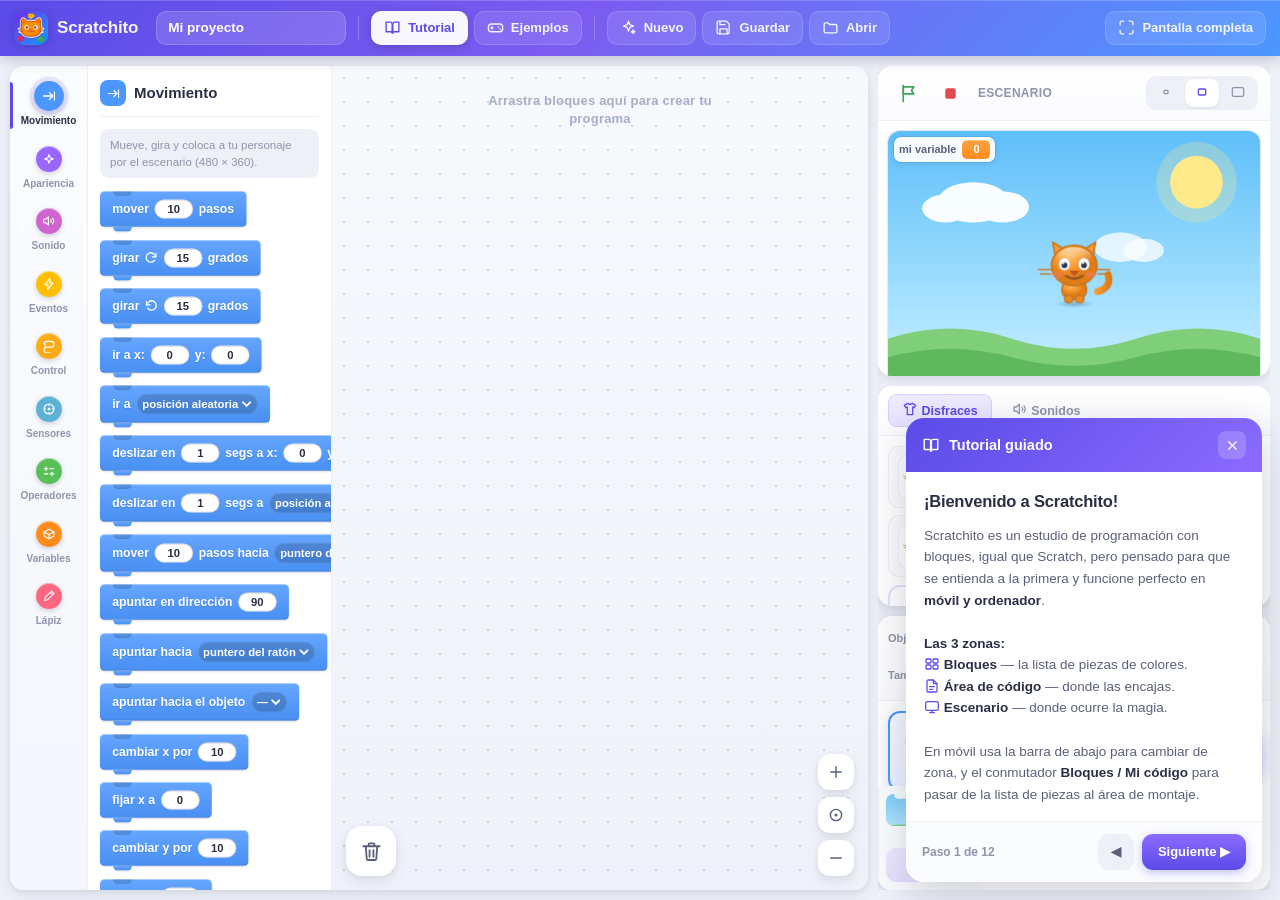
<file: index.html>
<!DOCTYPE html>
<html lang="es">
<head>
<meta charset="utf-8">
<meta name="viewport" content="width=device-width,initial-scale=1,maximum-scale=1,user-scalable=no,viewport-fit=cover">
<meta name="theme-color" content="#5A4BE8">
<title>Scratchito · Estudio de programación con bloques</title>
<link rel="icon" type="image/png" href="[data-uri]">
<link rel="apple-touch-icon" href="[data-uri]">
<style>

/* ===================================================================
   SISTEMA DE ICONOS CSS
   Iconos vectoriales dibujados con máscaras SVG: heredan el color del
   texto (currentColor), son nítidos en cualquier pantalla y sustituyen
   por completo a los emojis del interfaz.
   =================================================================== */
.ic{
  display:inline-block;width:1.15em;height:1.15em;flex:0 0 auto;vertical-align:-.19em;
  background-color:currentColor;
  -webkit-mask-repeat:no-repeat;mask-repeat:no-repeat;
  -webkit-mask-position:center;mask-position:center;
  -webkit-mask-size:contain;mask-size:contain;
}
.ic-lg{width:1.5em;height:1.5em;vertical-align:-.32em}
.ic-xl{width:22px;height:22px}

.ic-flag{-webkit-mask-image:url("data:image/svg+xml,%3Csvg%20xmlns%3D%27http%3A%2F%2Fwww.w3.org%2F2000%2Fsvg%27%20viewBox%3D%270%200%2024%2024%27%20fill%3D%27none%27%20stroke%3D%27black%27%20stroke-width%3D%271.9%27%20stroke-linecap%3D%27round%27%20stroke-linejoin%3D%27round%27%3E%3Cpath%20d%3D%27M6%203v18%27%2F%3E%3Cpath%20d%3D%27M6%204.5h12l-2.6%204%202.6%204H6z%27%2F%3E%3C%2Fsvg%3E");mask-image:url("data:image/svg+xml,%3Csvg%20xmlns%3D%27http%3A%2F%2Fwww.w3.org%2F2000%2Fsvg%27%20viewBox%3D%270%200%2024%2024%27%20fill%3D%27none%27%20stroke%3D%27black%27%20stroke-width%3D%271.9%27%20stroke-linecap%3D%27round%27%20stroke-linejoin%3D%27round%27%3E%3Cpath%20d%3D%27M6%203v18%27%2F%3E%3Cpath%20d%3D%27M6%204.5h12l-2.6%204%202.6%204H6z%27%2F%3E%3C%2Fsvg%3E")}
.ic-stop{-webkit-mask-image:url("data:image/svg+xml,%3Csvg%20xmlns%3D%27http%3A%2F%2Fwww.w3.org%2F2000%2Fsvg%27%20viewBox%3D%270%200%2024%2024%27%20fill%3D%27none%27%20stroke%3D%27black%27%20stroke-width%3D%271.9%27%20stroke-linecap%3D%27round%27%20stroke-linejoin%3D%27round%27%3E%3Crect%20x%3D%276%27%20y%3D%276%27%20width%3D%2712%27%20height%3D%2712%27%20rx%3D%272.5%27%20fill%3D%27black%27%20stroke%3D%27none%27%2F%3E%3C%2Fsvg%3E");mask-image:url("data:image/svg+xml,%3Csvg%20xmlns%3D%27http%3A%2F%2Fwww.w3.org%2F2000%2Fsvg%27%20viewBox%3D%270%200%2024%2024%27%20fill%3D%27none%27%20stroke%3D%27black%27%20stroke-width%3D%271.9%27%20stroke-linecap%3D%27round%27%20stroke-linejoin%3D%27round%27%3E%3Crect%20x%3D%276%27%20y%3D%276%27%20width%3D%2712%27%20height%3D%2712%27%20rx%3D%272.5%27%20fill%3D%27black%27%20stroke%3D%27none%27%2F%3E%3C%2Fsvg%3E")}
.ic-book{-webkit-mask-image:url("data:image/svg+xml,%3Csvg%20xmlns%3D%27http%3A%2F%2Fwww.w3.org%2F2000%2Fsvg%27%20viewBox%3D%270%200%2024%2024%27%20fill%3D%27none%27%20stroke%3D%27black%27%20stroke-width%3D%271.9%27%20stroke-linecap%3D%27round%27%20stroke-linejoin%3D%27round%27%3E%3Cpath%20d%3D%27M3%204.5h6a2.5%202.5%200%200%201%202.5%202.5v13a2%202%200%200%200-2-2H3z%27%2F%3E%3Cpath%20d%3D%27M21%204.5h-6A2.5%202.5%200%200%200%2012.5%207v13a2%202%200%200%201%202-2H21z%27%2F%3E%3C%2Fsvg%3E");mask-image:url("data:image/svg+xml,%3Csvg%20xmlns%3D%27http%3A%2F%2Fwww.w3.org%2F2000%2Fsvg%27%20viewBox%3D%270%200%2024%2024%27%20fill%3D%27none%27%20stroke%3D%27black%27%20stroke-width%3D%271.9%27%20stroke-linecap%3D%27round%27%20stroke-linejoin%3D%27round%27%3E%3Cpath%20d%3D%27M3%204.5h6a2.5%202.5%200%200%201%202.5%202.5v13a2%202%200%200%200-2-2H3z%27%2F%3E%3Cpath%20d%3D%27M21%204.5h-6A2.5%202.5%200%200%200%2012.5%207v13a2%202%200%200%201%202-2H21z%27%2F%3E%3C%2Fsvg%3E")}
.ic-game{-webkit-mask-image:url("data:image/svg+xml,%3Csvg%20xmlns%3D%27http%3A%2F%2Fwww.w3.org%2F2000%2Fsvg%27%20viewBox%3D%270%200%2024%2024%27%20fill%3D%27none%27%20stroke%3D%27black%27%20stroke-width%3D%271.9%27%20stroke-linecap%3D%27round%27%20stroke-linejoin%3D%27round%27%3E%3Crect%20x%3D%272%27%20y%3D%277%27%20width%3D%2720%27%20height%3D%2711%27%20rx%3D%274%27%2F%3E%3Cpath%20d%3D%27M7%2011v3M5.5%2012.5h3%27%2F%3E%3Ccircle%20cx%3D%2716%27%20cy%3D%2711.5%27%20r%3D%271.1%27%20fill%3D%27black%27%20stroke%3D%27none%27%2F%3E%3Ccircle%20cx%3D%2718.5%27%20cy%3D%2714%27%20r%3D%271.1%27%20fill%3D%27black%27%20stroke%3D%27none%27%2F%3E%3C%2Fsvg%3E");mask-image:url("data:image/svg+xml,%3Csvg%20xmlns%3D%27http%3A%2F%2Fwww.w3.org%2F2000%2Fsvg%27%20viewBox%3D%270%200%2024%2024%27%20fill%3D%27none%27%20stroke%3D%27black%27%20stroke-width%3D%271.9%27%20stroke-linecap%3D%27round%27%20stroke-linejoin%3D%27round%27%3E%3Crect%20x%3D%272%27%20y%3D%277%27%20width%3D%2720%27%20height%3D%2711%27%20rx%3D%274%27%2F%3E%3Cpath%20d%3D%27M7%2011v3M5.5%2012.5h3%27%2F%3E%3Ccircle%20cx%3D%2716%27%20cy%3D%2711.5%27%20r%3D%271.1%27%20fill%3D%27black%27%20stroke%3D%27none%27%2F%3E%3Ccircle%20cx%3D%2718.5%27%20cy%3D%2714%27%20r%3D%271.1%27%20fill%3D%27black%27%20stroke%3D%27none%27%2F%3E%3C%2Fsvg%3E")}
.ic-sparkle{-webkit-mask-image:url("data:image/svg+xml,%3Csvg%20xmlns%3D%27http%3A%2F%2Fwww.w3.org%2F2000%2Fsvg%27%20viewBox%3D%270%200%2024%2024%27%20fill%3D%27none%27%20stroke%3D%27black%27%20stroke-width%3D%271.9%27%20stroke-linecap%3D%27round%27%20stroke-linejoin%3D%27round%27%3E%3Cpath%20d%3D%27M12%203l1.9%205.1L19%2010l-5.1%201.9L12%2017l-1.9-5.1L5%2010l5.1-1.9z%27%2F%3E%3Cpath%20d%3D%27M18.5%2015.5l.7%201.8%201.8.7-1.8.7-.7%201.8-.7-1.8-1.8-.7%201.8-.7z%27%2F%3E%3C%2Fsvg%3E");mask-image:url("data:image/svg+xml,%3Csvg%20xmlns%3D%27http%3A%2F%2Fwww.w3.org%2F2000%2Fsvg%27%20viewBox%3D%270%200%2024%2024%27%20fill%3D%27none%27%20stroke%3D%27black%27%20stroke-width%3D%271.9%27%20stroke-linecap%3D%27round%27%20stroke-linejoin%3D%27round%27%3E%3Cpath%20d%3D%27M12%203l1.9%205.1L19%2010l-5.1%201.9L12%2017l-1.9-5.1L5%2010l5.1-1.9z%27%2F%3E%3Cpath%20d%3D%27M18.5%2015.5l.7%201.8%201.8.7-1.8.7-.7%201.8-.7-1.8-1.8-.7%201.8-.7z%27%2F%3E%3C%2Fsvg%3E")}
.ic-save{-webkit-mask-image:url("data:image/svg+xml,%3Csvg%20xmlns%3D%27http%3A%2F%2Fwww.w3.org%2F2000%2Fsvg%27%20viewBox%3D%270%200%2024%2024%27%20fill%3D%27none%27%20stroke%3D%27black%27%20stroke-width%3D%271.9%27%20stroke-linecap%3D%27round%27%20stroke-linejoin%3D%27round%27%3E%3Cpath%20d%3D%27M5%203h11l4%204v12a2%202%200%200%201-2%202H5a2%202%200%200%201-2-2V5a2%202%200%200%201%202-2z%27%2F%3E%3Cpath%20d%3D%27M7%2021v-7h10v7M7%203v5h7%27%2F%3E%3C%2Fsvg%3E");mask-image:url("data:image/svg+xml,%3Csvg%20xmlns%3D%27http%3A%2F%2Fwww.w3.org%2F2000%2Fsvg%27%20viewBox%3D%270%200%2024%2024%27%20fill%3D%27none%27%20stroke%3D%27black%27%20stroke-width%3D%271.9%27%20stroke-linecap%3D%27round%27%20stroke-linejoin%3D%27round%27%3E%3Cpath%20d%3D%27M5%203h11l4%204v12a2%202%200%200%201-2%202H5a2%202%200%200%201-2-2V5a2%202%200%200%201%202-2z%27%2F%3E%3Cpath%20d%3D%27M7%2021v-7h10v7M7%203v5h7%27%2F%3E%3C%2Fsvg%3E")}
.ic-folder{-webkit-mask-image:url("data:image/svg+xml,%3Csvg%20xmlns%3D%27http%3A%2F%2Fwww.w3.org%2F2000%2Fsvg%27%20viewBox%3D%270%200%2024%2024%27%20fill%3D%27none%27%20stroke%3D%27black%27%20stroke-width%3D%271.9%27%20stroke-linecap%3D%27round%27%20stroke-linejoin%3D%27round%27%3E%3Cpath%20d%3D%27M3%207.5A2%202%200%200%201%205%205.5h3.6l2%202.2H19a2%202%200%200%201%202%202v7.8a2%202%200%200%201-2%202H5a2%202%200%200%201-2-2z%27%2F%3E%3C%2Fsvg%3E");mask-image:url("data:image/svg+xml,%3Csvg%20xmlns%3D%27http%3A%2F%2Fwww.w3.org%2F2000%2Fsvg%27%20viewBox%3D%270%200%2024%2024%27%20fill%3D%27none%27%20stroke%3D%27black%27%20stroke-width%3D%271.9%27%20stroke-linecap%3D%27round%27%20stroke-linejoin%3D%27round%27%3E%3Cpath%20d%3D%27M3%207.5A2%202%200%200%201%205%205.5h3.6l2%202.2H19a2%202%200%200%201%202%202v7.8a2%202%200%200%201-2%202H5a2%202%200%200%201-2-2z%27%2F%3E%3C%2Fsvg%3E")}
.ic-expand{-webkit-mask-image:url("data:image/svg+xml,%3Csvg%20xmlns%3D%27http%3A%2F%2Fwww.w3.org%2F2000%2Fsvg%27%20viewBox%3D%270%200%2024%2024%27%20fill%3D%27none%27%20stroke%3D%27black%27%20stroke-width%3D%271.9%27%20stroke-linecap%3D%27round%27%20stroke-linejoin%3D%27round%27%3E%3Cpath%20d%3D%27M8%203H5.5A2.5%202.5%200%200%200%203%205.5V8M16%203h2.5A2.5%202.5%200%200%201%2021%205.5V8M21%2016v2.5a2.5%202.5%200%200%201-2.5%202.5H16M3%2016v2.5A2.5%202.5%200%200%200%205.5%2021H8%27%2F%3E%3C%2Fsvg%3E");mask-image:url("data:image/svg+xml,%3Csvg%20xmlns%3D%27http%3A%2F%2Fwww.w3.org%2F2000%2Fsvg%27%20viewBox%3D%270%200%2024%2024%27%20fill%3D%27none%27%20stroke%3D%27black%27%20stroke-width%3D%271.9%27%20stroke-linecap%3D%27round%27%20stroke-linejoin%3D%27round%27%3E%3Cpath%20d%3D%27M8%203H5.5A2.5%202.5%200%200%200%203%205.5V8M16%203h2.5A2.5%202.5%200%200%201%2021%205.5V8M21%2016v2.5a2.5%202.5%200%200%201-2.5%202.5H16M3%2016v2.5A2.5%202.5%200%200%200%205.5%2021H8%27%2F%3E%3C%2Fsvg%3E")}
.ic-dots{-webkit-mask-image:url("data:image/svg+xml,%3Csvg%20xmlns%3D%27http%3A%2F%2Fwww.w3.org%2F2000%2Fsvg%27%20viewBox%3D%270%200%2024%2024%27%20fill%3D%27none%27%20stroke%3D%27black%27%20stroke-width%3D%271.9%27%20stroke-linecap%3D%27round%27%20stroke-linejoin%3D%27round%27%3E%3Ccircle%20cx%3D%275%27%20cy%3D%2712%27%20r%3D%271.7%27%20fill%3D%27black%27%20stroke%3D%27none%27%2F%3E%3Ccircle%20cx%3D%2712%27%20cy%3D%2712%27%20r%3D%271.7%27%20fill%3D%27black%27%20stroke%3D%27none%27%2F%3E%3Ccircle%20cx%3D%2719%27%20cy%3D%2712%27%20r%3D%271.7%27%20fill%3D%27black%27%20stroke%3D%27none%27%2F%3E%3C%2Fsvg%3E");mask-image:url("data:image/svg+xml,%3Csvg%20xmlns%3D%27http%3A%2F%2Fwww.w3.org%2F2000%2Fsvg%27%20viewBox%3D%270%200%2024%2024%27%20fill%3D%27none%27%20stroke%3D%27black%27%20stroke-width%3D%271.9%27%20stroke-linecap%3D%27round%27%20stroke-linejoin%3D%27round%27%3E%3Ccircle%20cx%3D%275%27%20cy%3D%2712%27%20r%3D%271.7%27%20fill%3D%27black%27%20stroke%3D%27none%27%2F%3E%3Ccircle%20cx%3D%2712%27%20cy%3D%2712%27%20r%3D%271.7%27%20fill%3D%27black%27%20stroke%3D%27none%27%2F%3E%3Ccircle%20cx%3D%2719%27%20cy%3D%2712%27%20r%3D%271.7%27%20fill%3D%27black%27%20stroke%3D%27none%27%2F%3E%3C%2Fsvg%3E")}
.ic-trash{-webkit-mask-image:url("data:image/svg+xml,%3Csvg%20xmlns%3D%27http%3A%2F%2Fwww.w3.org%2F2000%2Fsvg%27%20viewBox%3D%270%200%2024%2024%27%20fill%3D%27none%27%20stroke%3D%27black%27%20stroke-width%3D%271.9%27%20stroke-linecap%3D%27round%27%20stroke-linejoin%3D%27round%27%3E%3Cpath%20d%3D%27M3.5%206.5h17M9%206.5V4.5a1%201%200%200%201%201-1h4a1%201%200%200%201%201%201v2M6%206.5l1%2013a1.5%201.5%200%200%200%201.5%201.4h7A1.5%201.5%200%200%200%2017%2019.5l1-13%27%2F%3E%3Cpath%20d%3D%27M10%2010.5v7M14%2010.5v7%27%2F%3E%3C%2Fsvg%3E");mask-image:url("data:image/svg+xml,%3Csvg%20xmlns%3D%27http%3A%2F%2Fwww.w3.org%2F2000%2Fsvg%27%20viewBox%3D%270%200%2024%2024%27%20fill%3D%27none%27%20stroke%3D%27black%27%20stroke-width%3D%271.9%27%20stroke-linecap%3D%27round%27%20stroke-linejoin%3D%27round%27%3E%3Cpath%20d%3D%27M3.5%206.5h17M9%206.5V4.5a1%201%200%200%201%201-1h4a1%201%200%200%201%201%201v2M6%206.5l1%2013a1.5%201.5%200%200%200%201.5%201.4h7A1.5%201.5%200%200%200%2017%2019.5l1-13%27%2F%3E%3Cpath%20d%3D%27M10%2010.5v7M14%2010.5v7%27%2F%3E%3C%2Fsvg%3E")}
.ic-plus{-webkit-mask-image:url("data:image/svg+xml,%3Csvg%20xmlns%3D%27http%3A%2F%2Fwww.w3.org%2F2000%2Fsvg%27%20viewBox%3D%270%200%2024%2024%27%20fill%3D%27none%27%20stroke%3D%27black%27%20stroke-width%3D%271.9%27%20stroke-linecap%3D%27round%27%20stroke-linejoin%3D%27round%27%3E%3Cpath%20d%3D%27M12%205v14M5%2012h14%27%2F%3E%3C%2Fsvg%3E");mask-image:url("data:image/svg+xml,%3Csvg%20xmlns%3D%27http%3A%2F%2Fwww.w3.org%2F2000%2Fsvg%27%20viewBox%3D%270%200%2024%2024%27%20fill%3D%27none%27%20stroke%3D%27black%27%20stroke-width%3D%271.9%27%20stroke-linecap%3D%27round%27%20stroke-linejoin%3D%27round%27%3E%3Cpath%20d%3D%27M12%205v14M5%2012h14%27%2F%3E%3C%2Fsvg%3E")}
.ic-minus{-webkit-mask-image:url("data:image/svg+xml,%3Csvg%20xmlns%3D%27http%3A%2F%2Fwww.w3.org%2F2000%2Fsvg%27%20viewBox%3D%270%200%2024%2024%27%20fill%3D%27none%27%20stroke%3D%27black%27%20stroke-width%3D%271.9%27%20stroke-linecap%3D%27round%27%20stroke-linejoin%3D%27round%27%3E%3Cpath%20d%3D%27M5%2012h14%27%2F%3E%3C%2Fsvg%3E");mask-image:url("data:image/svg+xml,%3Csvg%20xmlns%3D%27http%3A%2F%2Fwww.w3.org%2F2000%2Fsvg%27%20viewBox%3D%270%200%2024%2024%27%20fill%3D%27none%27%20stroke%3D%27black%27%20stroke-width%3D%271.9%27%20stroke-linecap%3D%27round%27%20stroke-linejoin%3D%27round%27%3E%3Cpath%20d%3D%27M5%2012h14%27%2F%3E%3C%2Fsvg%3E")}
.ic-target{-webkit-mask-image:url("data:image/svg+xml,%3Csvg%20xmlns%3D%27http%3A%2F%2Fwww.w3.org%2F2000%2Fsvg%27%20viewBox%3D%270%200%2024%2024%27%20fill%3D%27none%27%20stroke%3D%27black%27%20stroke-width%3D%271.9%27%20stroke-linecap%3D%27round%27%20stroke-linejoin%3D%27round%27%3E%3Ccircle%20cx%3D%2712%27%20cy%3D%2712%27%20r%3D%277.5%27%2F%3E%3Ccircle%20cx%3D%2712%27%20cy%3D%2712%27%20r%3D%272%27%20fill%3D%27black%27%20stroke%3D%27none%27%2F%3E%3C%2Fsvg%3E");mask-image:url("data:image/svg+xml,%3Csvg%20xmlns%3D%27http%3A%2F%2Fwww.w3.org%2F2000%2Fsvg%27%20viewBox%3D%270%200%2024%2024%27%20fill%3D%27none%27%20stroke%3D%27black%27%20stroke-width%3D%271.9%27%20stroke-linecap%3D%27round%27%20stroke-linejoin%3D%27round%27%3E%3Ccircle%20cx%3D%2712%27%20cy%3D%2712%27%20r%3D%277.5%27%2F%3E%3Ccircle%20cx%3D%2712%27%20cy%3D%2712%27%20r%3D%272%27%20fill%3D%27black%27%20stroke%3D%27none%27%2F%3E%3C%2Fsvg%3E")}
.ic-check{-webkit-mask-image:url("data:image/svg+xml,%3Csvg%20xmlns%3D%27http%3A%2F%2Fwww.w3.org%2F2000%2Fsvg%27%20viewBox%3D%270%200%2024%2024%27%20fill%3D%27none%27%20stroke%3D%27black%27%20stroke-width%3D%271.9%27%20stroke-linecap%3D%27round%27%20stroke-linejoin%3D%27round%27%3E%3Cpath%20d%3D%27M4.5%2012.5l5%205%2010-11%27%2F%3E%3C%2Fsvg%3E");mask-image:url("data:image/svg+xml,%3Csvg%20xmlns%3D%27http%3A%2F%2Fwww.w3.org%2F2000%2Fsvg%27%20viewBox%3D%270%200%2024%2024%27%20fill%3D%27none%27%20stroke%3D%27black%27%20stroke-width%3D%271.9%27%20stroke-linecap%3D%27round%27%20stroke-linejoin%3D%27round%27%3E%3Cpath%20d%3D%27M4.5%2012.5l5%205%2010-11%27%2F%3E%3C%2Fsvg%3E")}
.ic-close{-webkit-mask-image:url("data:image/svg+xml,%3Csvg%20xmlns%3D%27http%3A%2F%2Fwww.w3.org%2F2000%2Fsvg%27%20viewBox%3D%270%200%2024%2024%27%20fill%3D%27none%27%20stroke%3D%27black%27%20stroke-width%3D%271.9%27%20stroke-linecap%3D%27round%27%20stroke-linejoin%3D%27round%27%3E%3Cpath%20d%3D%27M6%206l12%2012M18%206L6%2018%27%2F%3E%3C%2Fsvg%3E");mask-image:url("data:image/svg+xml,%3Csvg%20xmlns%3D%27http%3A%2F%2Fwww.w3.org%2F2000%2Fsvg%27%20viewBox%3D%270%200%2024%2024%27%20fill%3D%27none%27%20stroke%3D%27black%27%20stroke-width%3D%271.9%27%20stroke-linecap%3D%27round%27%20stroke-linejoin%3D%27round%27%3E%3Cpath%20d%3D%27M6%206l12%2012M18%206L6%2018%27%2F%3E%3C%2Fsvg%3E")}
.ic-search{-webkit-mask-image:url("data:image/svg+xml,%3Csvg%20xmlns%3D%27http%3A%2F%2Fwww.w3.org%2F2000%2Fsvg%27%20viewBox%3D%270%200%2024%2024%27%20fill%3D%27none%27%20stroke%3D%27black%27%20stroke-width%3D%271.9%27%20stroke-linecap%3D%27round%27%20stroke-linejoin%3D%27round%27%3E%3Ccircle%20cx%3D%2711%27%20cy%3D%2711%27%20r%3D%276.5%27%2F%3E%3Cpath%20d%3D%27M16%2016l4.5%204.5%27%2F%3E%3C%2Fsvg%3E");mask-image:url("data:image/svg+xml,%3Csvg%20xmlns%3D%27http%3A%2F%2Fwww.w3.org%2F2000%2Fsvg%27%20viewBox%3D%270%200%2024%2024%27%20fill%3D%27none%27%20stroke%3D%27black%27%20stroke-width%3D%271.9%27%20stroke-linecap%3D%27round%27%20stroke-linejoin%3D%27round%27%3E%3Ccircle%20cx%3D%2711%27%20cy%3D%2711%27%20r%3D%276.5%27%2F%3E%3Cpath%20d%3D%27M16%2016l4.5%204.5%27%2F%3E%3C%2Fsvg%3E")}
.ic-eye{-webkit-mask-image:url("data:image/svg+xml,%3Csvg%20xmlns%3D%27http%3A%2F%2Fwww.w3.org%2F2000%2Fsvg%27%20viewBox%3D%270%200%2024%2024%27%20fill%3D%27none%27%20stroke%3D%27black%27%20stroke-width%3D%271.9%27%20stroke-linecap%3D%27round%27%20stroke-linejoin%3D%27round%27%3E%3Cpath%20d%3D%27M2.5%2012S6%205.5%2012%205.5%2021.5%2012%2021.5%2012%2018%2018.5%2012%2018.5%202.5%2012%202.5%2012z%27%2F%3E%3Ccircle%20cx%3D%2712%27%20cy%3D%2712%27%20r%3D%272.8%27%2F%3E%3C%2Fsvg%3E");mask-image:url("data:image/svg+xml,%3Csvg%20xmlns%3D%27http%3A%2F%2Fwww.w3.org%2F2000%2Fsvg%27%20viewBox%3D%270%200%2024%2024%27%20fill%3D%27none%27%20stroke%3D%27black%27%20stroke-width%3D%271.9%27%20stroke-linecap%3D%27round%27%20stroke-linejoin%3D%27round%27%3E%3Cpath%20d%3D%27M2.5%2012S6%205.5%2012%205.5%2021.5%2012%2021.5%2012%2018%2018.5%2012%2018.5%202.5%2012%202.5%2012z%27%2F%3E%3Ccircle%20cx%3D%2712%27%20cy%3D%2712%27%20r%3D%272.8%27%2F%3E%3C%2Fsvg%3E")}
.ic-eye-off{-webkit-mask-image:url("data:image/svg+xml,%3Csvg%20xmlns%3D%27http%3A%2F%2Fwww.w3.org%2F2000%2Fsvg%27%20viewBox%3D%270%200%2024%2024%27%20fill%3D%27none%27%20stroke%3D%27black%27%20stroke-width%3D%271.9%27%20stroke-linecap%3D%27round%27%20stroke-linejoin%3D%27round%27%3E%3Cpath%20d%3D%27M4%204l16%2016%27%2F%3E%3Cpath%20d%3D%27M9.6%206.1A9%209%200%200%201%2012%205.5c6%200%209.5%206.5%209.5%206.5a17%2017%200%200%201-3.3%204.1M6.2%208.2A17%2017%200%200%200%202.5%2012S6%2018.5%2012%2018.5a9%209%200%200%200%202.6-.4%27%2F%3E%3Cpath%20d%3D%27M9.9%209.9a3%203%200%200%200%204.2%204.2%27%2F%3E%3C%2Fsvg%3E");mask-image:url("data:image/svg+xml,%3Csvg%20xmlns%3D%27http%3A%2F%2Fwww.w3.org%2F2000%2Fsvg%27%20viewBox%3D%270%200%2024%2024%27%20fill%3D%27none%27%20stroke%3D%27black%27%20stroke-width%3D%271.9%27%20stroke-linecap%3D%27round%27%20stroke-linejoin%3D%27round%27%3E%3Cpath%20d%3D%27M4%204l16%2016%27%2F%3E%3Cpath%20d%3D%27M9.6%206.1A9%209%200%200%201%2012%205.5c6%200%209.5%206.5%209.5%206.5a17%2017%200%200%201-3.3%204.1M6.2%208.2A17%2017%200%200%200%202.5%2012S6%2018.5%2012%2018.5a9%209%200%200%200%202.6-.4%27%2F%3E%3Cpath%20d%3D%27M9.9%209.9a3%203%200%200%200%204.2%204.2%27%2F%3E%3C%2Fsvg%3E")}
.ic-stage{-webkit-mask-image:url("data:image/svg+xml,%3Csvg%20xmlns%3D%27http%3A%2F%2Fwww.w3.org%2F2000%2Fsvg%27%20viewBox%3D%270%200%2024%2024%27%20fill%3D%27none%27%20stroke%3D%27black%27%20stroke-width%3D%271.9%27%20stroke-linecap%3D%27round%27%20stroke-linejoin%3D%27round%27%3E%3Crect%20x%3D%272.5%27%20y%3D%274%27%20width%3D%2719%27%20height%3D%2713%27%20rx%3D%272.5%27%2F%3E%3Cpath%20d%3D%27M8.5%2020.5h7M12%2017v3.5%27%2F%3E%3C%2Fsvg%3E");mask-image:url("data:image/svg+xml,%3Csvg%20xmlns%3D%27http%3A%2F%2Fwww.w3.org%2F2000%2Fsvg%27%20viewBox%3D%270%200%2024%2024%27%20fill%3D%27none%27%20stroke%3D%27black%27%20stroke-width%3D%271.9%27%20stroke-linecap%3D%27round%27%20stroke-linejoin%3D%27round%27%3E%3Crect%20x%3D%272.5%27%20y%3D%274%27%20width%3D%2719%27%20height%3D%2713%27%20rx%3D%272.5%27%2F%3E%3Cpath%20d%3D%27M8.5%2020.5h7M12%2017v3.5%27%2F%3E%3C%2Fsvg%3E")}
.ic-bricks{-webkit-mask-image:url("data:image/svg+xml,%3Csvg%20xmlns%3D%27http%3A%2F%2Fwww.w3.org%2F2000%2Fsvg%27%20viewBox%3D%270%200%2024%2024%27%20fill%3D%27none%27%20stroke%3D%27black%27%20stroke-width%3D%271.9%27%20stroke-linecap%3D%27round%27%20stroke-linejoin%3D%27round%27%3E%3Crect%20x%3D%273%27%20y%3D%274.5%27%20width%3D%277.5%27%20height%3D%276%27%20rx%3D%271.5%27%2F%3E%3Crect%20x%3D%2713.5%27%20y%3D%274.5%27%20width%3D%277.5%27%20height%3D%276%27%20rx%3D%271.5%27%2F%3E%3Crect%20x%3D%273%27%20y%3D%2713.5%27%20width%3D%277.5%27%20height%3D%276%27%20rx%3D%271.5%27%2F%3E%3Crect%20x%3D%2713.5%27%20y%3D%2713.5%27%20width%3D%277.5%27%20height%3D%276%27%20rx%3D%271.5%27%2F%3E%3C%2Fsvg%3E");mask-image:url("data:image/svg+xml,%3Csvg%20xmlns%3D%27http%3A%2F%2Fwww.w3.org%2F2000%2Fsvg%27%20viewBox%3D%270%200%2024%2024%27%20fill%3D%27none%27%20stroke%3D%27black%27%20stroke-width%3D%271.9%27%20stroke-linecap%3D%27round%27%20stroke-linejoin%3D%27round%27%3E%3Crect%20x%3D%273%27%20y%3D%274.5%27%20width%3D%277.5%27%20height%3D%276%27%20rx%3D%271.5%27%2F%3E%3Crect%20x%3D%2713.5%27%20y%3D%274.5%27%20width%3D%277.5%27%20height%3D%276%27%20rx%3D%271.5%27%2F%3E%3Crect%20x%3D%273%27%20y%3D%2713.5%27%20width%3D%277.5%27%20height%3D%276%27%20rx%3D%271.5%27%2F%3E%3Crect%20x%3D%2713.5%27%20y%3D%2713.5%27%20width%3D%277.5%27%20height%3D%276%27%20rx%3D%271.5%27%2F%3E%3C%2Fsvg%3E")}
.ic-script{-webkit-mask-image:url("data:image/svg+xml,%3Csvg%20xmlns%3D%27http%3A%2F%2Fwww.w3.org%2F2000%2Fsvg%27%20viewBox%3D%270%200%2024%2024%27%20fill%3D%27none%27%20stroke%3D%27black%27%20stroke-width%3D%271.9%27%20stroke-linecap%3D%27round%27%20stroke-linejoin%3D%27round%27%3E%3Cpath%20d%3D%27M14%203H6.5A2%202%200%200%200%204.5%205v14a2%202%200%200%200%202%202h11a2%202%200%200%200%202-2V8.5z%27%2F%3E%3Cpath%20d%3D%27M14%203v5.5h5.5M8.5%2013h7M8.5%2017h4.5%27%2F%3E%3C%2Fsvg%3E");mask-image:url("data:image/svg+xml,%3Csvg%20xmlns%3D%27http%3A%2F%2Fwww.w3.org%2F2000%2Fsvg%27%20viewBox%3D%270%200%2024%2024%27%20fill%3D%27none%27%20stroke%3D%27black%27%20stroke-width%3D%271.9%27%20stroke-linecap%3D%27round%27%20stroke-linejoin%3D%27round%27%3E%3Cpath%20d%3D%27M14%203H6.5A2%202%200%200%200%204.5%205v14a2%202%200%200%200%202%202h11a2%202%200%200%200%202-2V8.5z%27%2F%3E%3Cpath%20d%3D%27M14%203v5.5h5.5M8.5%2013h7M8.5%2017h4.5%27%2F%3E%3C%2Fsvg%3E")}
.ic-shirt{-webkit-mask-image:url("data:image/svg+xml,%3Csvg%20xmlns%3D%27http%3A%2F%2Fwww.w3.org%2F2000%2Fsvg%27%20viewBox%3D%270%200%2024%2024%27%20fill%3D%27none%27%20stroke%3D%27black%27%20stroke-width%3D%271.9%27%20stroke-linecap%3D%27round%27%20stroke-linejoin%3D%27round%27%3E%3Cpath%20d%3D%27M8.5%203.5L12%205.5l3.5-2%205%203-2.2%203.6-2.3-1.2v11.6h-8V8.9L5.7%2010.1%203.5%206.5z%27%2F%3E%3C%2Fsvg%3E");mask-image:url("data:image/svg+xml,%3Csvg%20xmlns%3D%27http%3A%2F%2Fwww.w3.org%2F2000%2Fsvg%27%20viewBox%3D%270%200%2024%2024%27%20fill%3D%27none%27%20stroke%3D%27black%27%20stroke-width%3D%271.9%27%20stroke-linecap%3D%27round%27%20stroke-linejoin%3D%27round%27%3E%3Cpath%20d%3D%27M8.5%203.5L12%205.5l3.5-2%205%203-2.2%203.6-2.3-1.2v11.6h-8V8.9L5.7%2010.1%203.5%206.5z%27%2F%3E%3C%2Fsvg%3E")}
.ic-speaker{-webkit-mask-image:url("data:image/svg+xml,%3Csvg%20xmlns%3D%27http%3A%2F%2Fwww.w3.org%2F2000%2Fsvg%27%20viewBox%3D%270%200%2024%2024%27%20fill%3D%27none%27%20stroke%3D%27black%27%20stroke-width%3D%271.9%27%20stroke-linecap%3D%27round%27%20stroke-linejoin%3D%27round%27%3E%3Cpath%20d%3D%27M11%205L6.5%209H3v6h3.5L11%2019z%27%2F%3E%3Cpath%20d%3D%27M15%209.5a3.5%203.5%200%200%201%200%205M17.8%207a7%207%200%200%201%200%2010%27%2F%3E%3C%2Fsvg%3E");mask-image:url("data:image/svg+xml,%3Csvg%20xmlns%3D%27http%3A%2F%2Fwww.w3.org%2F2000%2Fsvg%27%20viewBox%3D%270%200%2024%2024%27%20fill%3D%27none%27%20stroke%3D%27black%27%20stroke-width%3D%271.9%27%20stroke-linecap%3D%27round%27%20stroke-linejoin%3D%27round%27%3E%3Cpath%20d%3D%27M11%205L6.5%209H3v6h3.5L11%2019z%27%2F%3E%3Cpath%20d%3D%27M15%209.5a3.5%203.5%200%200%201%200%205M17.8%207a7%207%200%200%201%200%2010%27%2F%3E%3C%2Fsvg%3E")}
.ic-note{-webkit-mask-image:url("data:image/svg+xml,%3Csvg%20xmlns%3D%27http%3A%2F%2Fwww.w3.org%2F2000%2Fsvg%27%20viewBox%3D%270%200%2024%2024%27%20fill%3D%27none%27%20stroke%3D%27black%27%20stroke-width%3D%271.9%27%20stroke-linecap%3D%27round%27%20stroke-linejoin%3D%27round%27%3E%3Cpath%20d%3D%27M9%2018V5.5l10-2V16%27%2F%3E%3Ccircle%20cx%3D%276.5%27%20cy%3D%2718%27%20r%3D%272.6%27%2F%3E%3Ccircle%20cx%3D%2716.5%27%20cy%3D%2716%27%20r%3D%272.6%27%2F%3E%3C%2Fsvg%3E");mask-image:url("data:image/svg+xml,%3Csvg%20xmlns%3D%27http%3A%2F%2Fwww.w3.org%2F2000%2Fsvg%27%20viewBox%3D%270%200%2024%2024%27%20fill%3D%27none%27%20stroke%3D%27black%27%20stroke-width%3D%271.9%27%20stroke-linecap%3D%27round%27%20stroke-linejoin%3D%27round%27%3E%3Cpath%20d%3D%27M9%2018V5.5l10-2V16%27%2F%3E%3Ccircle%20cx%3D%276.5%27%20cy%3D%2718%27%20r%3D%272.6%27%2F%3E%3Ccircle%20cx%3D%2716.5%27%20cy%3D%2716%27%20r%3D%272.6%27%2F%3E%3C%2Fsvg%3E")}
.ic-image{-webkit-mask-image:url("data:image/svg+xml,%3Csvg%20xmlns%3D%27http%3A%2F%2Fwww.w3.org%2F2000%2Fsvg%27%20viewBox%3D%270%200%2024%2024%27%20fill%3D%27none%27%20stroke%3D%27black%27%20stroke-width%3D%271.9%27%20stroke-linecap%3D%27round%27%20stroke-linejoin%3D%27round%27%3E%3Crect%20x%3D%273%27%20y%3D%274.5%27%20width%3D%2718%27%20height%3D%2715%27%20rx%3D%272.5%27%2F%3E%3Ccircle%20cx%3D%278.5%27%20cy%3D%2710%27%20r%3D%271.8%27%2F%3E%3Cpath%20d%3D%27M3.5%2017l5-4.5%204%203.5%203-2.5%205%204%27%2F%3E%3C%2Fsvg%3E");mask-image:url("data:image/svg+xml,%3Csvg%20xmlns%3D%27http%3A%2F%2Fwww.w3.org%2F2000%2Fsvg%27%20viewBox%3D%270%200%2024%2024%27%20fill%3D%27none%27%20stroke%3D%27black%27%20stroke-width%3D%271.9%27%20stroke-linecap%3D%27round%27%20stroke-linejoin%3D%27round%27%3E%3Crect%20x%3D%273%27%20y%3D%274.5%27%20width%3D%2718%27%20height%3D%2715%27%20rx%3D%272.5%27%2F%3E%3Ccircle%20cx%3D%278.5%27%20cy%3D%2710%27%20r%3D%271.8%27%2F%3E%3Cpath%20d%3D%27M3.5%2017l5-4.5%204%203.5%203-2.5%205%204%27%2F%3E%3C%2Fsvg%3E")}
.ic-user-plus{-webkit-mask-image:url("data:image/svg+xml,%3Csvg%20xmlns%3D%27http%3A%2F%2Fwww.w3.org%2F2000%2Fsvg%27%20viewBox%3D%270%200%2024%2024%27%20fill%3D%27none%27%20stroke%3D%27black%27%20stroke-width%3D%271.9%27%20stroke-linecap%3D%27round%27%20stroke-linejoin%3D%27round%27%3E%3Ccircle%20cx%3D%279.5%27%20cy%3D%278%27%20r%3D%273.8%27%2F%3E%3Cpath%20d%3D%27M3%2020c0-3.6%202.9-5.8%206.5-5.8%201.4%200%202.7.3%203.7.9%27%2F%3E%3Cpath%20d%3D%27M18%2013.5v6M15%2016.5h6%27%2F%3E%3C%2Fsvg%3E");mask-image:url("data:image/svg+xml,%3Csvg%20xmlns%3D%27http%3A%2F%2Fwww.w3.org%2F2000%2Fsvg%27%20viewBox%3D%270%200%2024%2024%27%20fill%3D%27none%27%20stroke%3D%27black%27%20stroke-width%3D%271.9%27%20stroke-linecap%3D%27round%27%20stroke-linejoin%3D%27round%27%3E%3Ccircle%20cx%3D%279.5%27%20cy%3D%278%27%20r%3D%273.8%27%2F%3E%3Cpath%20d%3D%27M3%2020c0-3.6%202.9-5.8%206.5-5.8%201.4%200%202.7.3%203.7.9%27%2F%3E%3Cpath%20d%3D%27M18%2013.5v6M15%2016.5h6%27%2F%3E%3C%2Fsvg%3E")}
.ic-sq-s{-webkit-mask-image:url("data:image/svg+xml,%3Csvg%20xmlns%3D%27http%3A%2F%2Fwww.w3.org%2F2000%2Fsvg%27%20viewBox%3D%270%200%2024%2024%27%20fill%3D%27none%27%20stroke%3D%27black%27%20stroke-width%3D%271.9%27%20stroke-linecap%3D%27round%27%20stroke-linejoin%3D%27round%27%3E%3Crect%20x%3D%279%27%20y%3D%279.5%27%20width%3D%276%27%20height%3D%275%27%20rx%3D%271.2%27%2F%3E%3C%2Fsvg%3E");mask-image:url("data:image/svg+xml,%3Csvg%20xmlns%3D%27http%3A%2F%2Fwww.w3.org%2F2000%2Fsvg%27%20viewBox%3D%270%200%2024%2024%27%20fill%3D%27none%27%20stroke%3D%27black%27%20stroke-width%3D%271.9%27%20stroke-linecap%3D%27round%27%20stroke-linejoin%3D%27round%27%3E%3Crect%20x%3D%279%27%20y%3D%279.5%27%20width%3D%276%27%20height%3D%275%27%20rx%3D%271.2%27%2F%3E%3C%2Fsvg%3E")}
.ic-sq-m{-webkit-mask-image:url("data:image/svg+xml,%3Csvg%20xmlns%3D%27http%3A%2F%2Fwww.w3.org%2F2000%2Fsvg%27%20viewBox%3D%270%200%2024%2024%27%20fill%3D%27none%27%20stroke%3D%27black%27%20stroke-width%3D%271.9%27%20stroke-linecap%3D%27round%27%20stroke-linejoin%3D%27round%27%3E%3Crect%20x%3D%276.5%27%20y%3D%277.5%27%20width%3D%2711%27%20height%3D%279%27%20rx%3D%271.6%27%2F%3E%3C%2Fsvg%3E");mask-image:url("data:image/svg+xml,%3Csvg%20xmlns%3D%27http%3A%2F%2Fwww.w3.org%2F2000%2Fsvg%27%20viewBox%3D%270%200%2024%2024%27%20fill%3D%27none%27%20stroke%3D%27black%27%20stroke-width%3D%271.9%27%20stroke-linecap%3D%27round%27%20stroke-linejoin%3D%27round%27%3E%3Crect%20x%3D%276.5%27%20y%3D%277.5%27%20width%3D%2711%27%20height%3D%279%27%20rx%3D%271.6%27%2F%3E%3C%2Fsvg%3E")}
.ic-sq-l{-webkit-mask-image:url("data:image/svg+xml,%3Csvg%20xmlns%3D%27http%3A%2F%2Fwww.w3.org%2F2000%2Fsvg%27%20viewBox%3D%270%200%2024%2024%27%20fill%3D%27none%27%20stroke%3D%27black%27%20stroke-width%3D%271.9%27%20stroke-linecap%3D%27round%27%20stroke-linejoin%3D%27round%27%3E%3Crect%20x%3D%273.5%27%20y%3D%275.5%27%20width%3D%2717%27%20height%3D%2713%27%20rx%3D%272%27%2F%3E%3C%2Fsvg%3E");mask-image:url("data:image/svg+xml,%3Csvg%20xmlns%3D%27http%3A%2F%2Fwww.w3.org%2F2000%2Fsvg%27%20viewBox%3D%270%200%2024%2024%27%20fill%3D%27none%27%20stroke%3D%27black%27%20stroke-width%3D%271.9%27%20stroke-linecap%3D%27round%27%20stroke-linejoin%3D%27round%27%3E%3Crect%20x%3D%273.5%27%20y%3D%275.5%27%20width%3D%2717%27%20height%3D%2713%27%20rx%3D%272%27%2F%3E%3C%2Fsvg%3E")}
.ic-motion{-webkit-mask-image:url("data:image/svg+xml,%3Csvg%20xmlns%3D%27http%3A%2F%2Fwww.w3.org%2F2000%2Fsvg%27%20viewBox%3D%270%200%2024%2024%27%20fill%3D%27none%27%20stroke%3D%27black%27%20stroke-width%3D%271.9%27%20stroke-linecap%3D%27round%27%20stroke-linejoin%3D%27round%27%3E%3Cpath%20d%3D%27M4%2012h13%27%2F%3E%3Cpath%20d%3D%27M12.5%207l5%205-5%205%27%2F%3E%3Cpath%20d%3D%27M20%206v12%27%2F%3E%3C%2Fsvg%3E");mask-image:url("data:image/svg+xml,%3Csvg%20xmlns%3D%27http%3A%2F%2Fwww.w3.org%2F2000%2Fsvg%27%20viewBox%3D%270%200%2024%2024%27%20fill%3D%27none%27%20stroke%3D%27black%27%20stroke-width%3D%271.9%27%20stroke-linecap%3D%27round%27%20stroke-linejoin%3D%27round%27%3E%3Cpath%20d%3D%27M4%2012h13%27%2F%3E%3Cpath%20d%3D%27M12.5%207l5%205-5%205%27%2F%3E%3Cpath%20d%3D%27M20%206v12%27%2F%3E%3C%2Fsvg%3E")}
.ic-looks{-webkit-mask-image:url("data:image/svg+xml,%3Csvg%20xmlns%3D%27http%3A%2F%2Fwww.w3.org%2F2000%2Fsvg%27%20viewBox%3D%270%200%2024%2024%27%20fill%3D%27none%27%20stroke%3D%27black%27%20stroke-width%3D%271.9%27%20stroke-linecap%3D%27round%27%20stroke-linejoin%3D%27round%27%3E%3Cpath%20d%3D%27M12%204.5l2%205.3%205.3%202-5.3%202-2%205.3-2-5.3-5.3-2%205.3-2z%27%2F%3E%3C%2Fsvg%3E");mask-image:url("data:image/svg+xml,%3Csvg%20xmlns%3D%27http%3A%2F%2Fwww.w3.org%2F2000%2Fsvg%27%20viewBox%3D%270%200%2024%2024%27%20fill%3D%27none%27%20stroke%3D%27black%27%20stroke-width%3D%271.9%27%20stroke-linecap%3D%27round%27%20stroke-linejoin%3D%27round%27%3E%3Cpath%20d%3D%27M12%204.5l2%205.3%205.3%202-5.3%202-2%205.3-2-5.3-5.3-2%205.3-2z%27%2F%3E%3C%2Fsvg%3E")}
.ic-events{-webkit-mask-image:url("data:image/svg+xml,%3Csvg%20xmlns%3D%27http%3A%2F%2Fwww.w3.org%2F2000%2Fsvg%27%20viewBox%3D%270%200%2024%2024%27%20fill%3D%27none%27%20stroke%3D%27black%27%20stroke-width%3D%271.9%27%20stroke-linecap%3D%27round%27%20stroke-linejoin%3D%27round%27%3E%3Cpath%20d%3D%27M13.5%202.5L5%2013.5h5.5L9.5%2021.5%2019%2010h-5.8z%27%2F%3E%3C%2Fsvg%3E");mask-image:url("data:image/svg+xml,%3Csvg%20xmlns%3D%27http%3A%2F%2Fwww.w3.org%2F2000%2Fsvg%27%20viewBox%3D%270%200%2024%2024%27%20fill%3D%27none%27%20stroke%3D%27black%27%20stroke-width%3D%271.9%27%20stroke-linecap%3D%27round%27%20stroke-linejoin%3D%27round%27%3E%3Cpath%20d%3D%27M13.5%202.5L5%2013.5h5.5L9.5%2021.5%2019%2010h-5.8z%27%2F%3E%3C%2Fsvg%3E")}
.ic-control{-webkit-mask-image:url("data:image/svg+xml,%3Csvg%20xmlns%3D%27http%3A%2F%2Fwww.w3.org%2F2000%2Fsvg%27%20viewBox%3D%270%200%2024%2024%27%20fill%3D%27none%27%20stroke%3D%27black%27%20stroke-width%3D%271.9%27%20stroke-linecap%3D%27round%27%20stroke-linejoin%3D%27round%27%3E%3Cpath%20d%3D%27M3.5%208.5A5%205%200%200%201%208.5%204h7a5%205%200%200%201%200%2010h-7a5%205%200%200%200%200%2010h7%27%2F%3E%3Cpath%20d%3D%27M6%205.5L3%208.5l3%203%27%2F%3E%3C%2Fsvg%3E");mask-image:url("data:image/svg+xml,%3Csvg%20xmlns%3D%27http%3A%2F%2Fwww.w3.org%2F2000%2Fsvg%27%20viewBox%3D%270%200%2024%2024%27%20fill%3D%27none%27%20stroke%3D%27black%27%20stroke-width%3D%271.9%27%20stroke-linecap%3D%27round%27%20stroke-linejoin%3D%27round%27%3E%3Cpath%20d%3D%27M3.5%208.5A5%205%200%200%201%208.5%204h7a5%205%200%200%201%200%2010h-7a5%205%200%200%200%200%2010h7%27%2F%3E%3Cpath%20d%3D%27M6%205.5L3%208.5l3%203%27%2F%3E%3C%2Fsvg%3E")}
.ic-sensing{-webkit-mask-image:url("data:image/svg+xml,%3Csvg%20xmlns%3D%27http%3A%2F%2Fwww.w3.org%2F2000%2Fsvg%27%20viewBox%3D%270%200%2024%2024%27%20fill%3D%27none%27%20stroke%3D%27black%27%20stroke-width%3D%271.9%27%20stroke-linecap%3D%27round%27%20stroke-linejoin%3D%27round%27%3E%3Ccircle%20cx%3D%2712%27%20cy%3D%2712%27%20r%3D%278.5%27%2F%3E%3Cpath%20d%3D%27M12%203.5v3M12%2017.5v3M3.5%2012h3M17.5%2012h3%27%2F%3E%3Ccircle%20cx%3D%2712%27%20cy%3D%2712%27%20r%3D%272.2%27%20fill%3D%27black%27%20stroke%3D%27none%27%2F%3E%3C%2Fsvg%3E");mask-image:url("data:image/svg+xml,%3Csvg%20xmlns%3D%27http%3A%2F%2Fwww.w3.org%2F2000%2Fsvg%27%20viewBox%3D%270%200%2024%2024%27%20fill%3D%27none%27%20stroke%3D%27black%27%20stroke-width%3D%271.9%27%20stroke-linecap%3D%27round%27%20stroke-linejoin%3D%27round%27%3E%3Ccircle%20cx%3D%2712%27%20cy%3D%2712%27%20r%3D%278.5%27%2F%3E%3Cpath%20d%3D%27M12%203.5v3M12%2017.5v3M3.5%2012h3M17.5%2012h3%27%2F%3E%3Ccircle%20cx%3D%2712%27%20cy%3D%2712%27%20r%3D%272.2%27%20fill%3D%27black%27%20stroke%3D%27none%27%2F%3E%3C%2Fsvg%3E")}
.ic-operators{-webkit-mask-image:url("data:image/svg+xml,%3Csvg%20xmlns%3D%27http%3A%2F%2Fwww.w3.org%2F2000%2Fsvg%27%20viewBox%3D%270%200%2024%2024%27%20fill%3D%27none%27%20stroke%3D%27black%27%20stroke-width%3D%271.9%27%20stroke-linecap%3D%27round%27%20stroke-linejoin%3D%27round%27%3E%3Cpath%20d%3D%27M4%208h6M7%205v6%27%2F%3E%3Cpath%20d%3D%27M14%208h6%27%2F%3E%3Cpath%20d%3D%27M4%2017h6%27%2F%3E%3Ccircle%20cx%3D%2717%27%20cy%3D%2714.5%27%20r%3D%271.2%27%20fill%3D%27black%27%20stroke%3D%27none%27%2F%3E%3Ccircle%20cx%3D%2717%27%20cy%3D%2719.5%27%20r%3D%271.2%27%20fill%3D%27black%27%20stroke%3D%27none%27%2F%3E%3Cpath%20d%3D%27M14%2017h6%27%2F%3E%3C%2Fsvg%3E");mask-image:url("data:image/svg+xml,%3Csvg%20xmlns%3D%27http%3A%2F%2Fwww.w3.org%2F2000%2Fsvg%27%20viewBox%3D%270%200%2024%2024%27%20fill%3D%27none%27%20stroke%3D%27black%27%20stroke-width%3D%271.9%27%20stroke-linecap%3D%27round%27%20stroke-linejoin%3D%27round%27%3E%3Cpath%20d%3D%27M4%208h6M7%205v6%27%2F%3E%3Cpath%20d%3D%27M14%208h6%27%2F%3E%3Cpath%20d%3D%27M4%2017h6%27%2F%3E%3Ccircle%20cx%3D%2717%27%20cy%3D%2714.5%27%20r%3D%271.2%27%20fill%3D%27black%27%20stroke%3D%27none%27%2F%3E%3Ccircle%20cx%3D%2717%27%20cy%3D%2719.5%27%20r%3D%271.2%27%20fill%3D%27black%27%20stroke%3D%27none%27%2F%3E%3Cpath%20d%3D%27M14%2017h6%27%2F%3E%3C%2Fsvg%3E")}
.ic-variables{-webkit-mask-image:url("data:image/svg+xml,%3Csvg%20xmlns%3D%27http%3A%2F%2Fwww.w3.org%2F2000%2Fsvg%27%20viewBox%3D%270%200%2024%2024%27%20fill%3D%27none%27%20stroke%3D%27black%27%20stroke-width%3D%271.9%27%20stroke-linecap%3D%27round%27%20stroke-linejoin%3D%27round%27%3E%3Cpath%20d%3D%27M3.5%208.5L12%204l8.5%204.5v7L12%2020l-8.5-4.5z%27%2F%3E%3Cpath%20d%3D%27M3.5%208.5L12%2013l8.5-4.5M12%2013v7%27%2F%3E%3C%2Fsvg%3E");mask-image:url("data:image/svg+xml,%3Csvg%20xmlns%3D%27http%3A%2F%2Fwww.w3.org%2F2000%2Fsvg%27%20viewBox%3D%270%200%2024%2024%27%20fill%3D%27none%27%20stroke%3D%27black%27%20stroke-width%3D%271.9%27%20stroke-linecap%3D%27round%27%20stroke-linejoin%3D%27round%27%3E%3Cpath%20d%3D%27M3.5%208.5L12%204l8.5%204.5v7L12%2020l-8.5-4.5z%27%2F%3E%3Cpath%20d%3D%27M3.5%208.5L12%2013l8.5-4.5M12%2013v7%27%2F%3E%3C%2Fsvg%3E")}
.ic-pen{-webkit-mask-image:url("data:image/svg+xml,%3Csvg%20xmlns%3D%27http%3A%2F%2Fwww.w3.org%2F2000%2Fsvg%27%20viewBox%3D%270%200%2024%2024%27%20fill%3D%27none%27%20stroke%3D%27black%27%20stroke-width%3D%271.9%27%20stroke-linecap%3D%27round%27%20stroke-linejoin%3D%27round%27%3E%3Cpath%20d%3D%27M16.5%203.5l4%204-11%2011-5%201%201-5z%27%2F%3E%3Cpath%20d%3D%27M14%206l4%204%27%2F%3E%3C%2Fsvg%3E");mask-image:url("data:image/svg+xml,%3Csvg%20xmlns%3D%27http%3A%2F%2Fwww.w3.org%2F2000%2Fsvg%27%20viewBox%3D%270%200%2024%2024%27%20fill%3D%27none%27%20stroke%3D%27black%27%20stroke-width%3D%271.9%27%20stroke-linecap%3D%27round%27%20stroke-linejoin%3D%27round%27%3E%3Cpath%20d%3D%27M16.5%203.5l4%204-11%2011-5%201%201-5z%27%2F%3E%3Cpath%20d%3D%27M14%206l4%204%27%2F%3E%3C%2Fsvg%3E")}
.ic-star{-webkit-mask-image:url("data:image/svg+xml,%3Csvg%20xmlns%3D%27http%3A%2F%2Fwww.w3.org%2F2000%2Fsvg%27%20viewBox%3D%270%200%2024%2024%27%20fill%3D%27none%27%20stroke%3D%27black%27%20stroke-width%3D%271.9%27%20stroke-linecap%3D%27round%27%20stroke-linejoin%3D%27round%27%3E%3Cpath%20d%3D%27M12%203.5l2.6%205.6%206%20.8-4.4%204.2%201.1%206-5.3-2.9-5.3%202.9%201.1-6L3.4%209.9l6-.8z%27%2F%3E%3C%2Fsvg%3E");mask-image:url("data:image/svg+xml,%3Csvg%20xmlns%3D%27http%3A%2F%2Fwww.w3.org%2F2000%2Fsvg%27%20viewBox%3D%270%200%2024%2024%27%20fill%3D%27none%27%20stroke%3D%27black%27%20stroke-width%3D%271.9%27%20stroke-linecap%3D%27round%27%20stroke-linejoin%3D%27round%27%3E%3Cpath%20d%3D%27M12%203.5l2.6%205.6%206%20.8-4.4%204.2%201.1%206-5.3-2.9-5.3%202.9%201.1-6L3.4%209.9l6-.8z%27%2F%3E%3C%2Fsvg%3E")}
.ic-star-fill{-webkit-mask-image:url("data:image/svg+xml,%3Csvg%20xmlns%3D%27http%3A%2F%2Fwww.w3.org%2F2000%2Fsvg%27%20viewBox%3D%270%200%2024%2024%27%20fill%3D%27none%27%20stroke%3D%27black%27%20stroke-width%3D%271.9%27%20stroke-linecap%3D%27round%27%20stroke-linejoin%3D%27round%27%3E%3Cpath%20d%3D%27M12%203.5l2.6%205.6%206%20.8-4.4%204.2%201.1%206-5.3-2.9-5.3%202.9%201.1-6L3.4%209.9l6-.8z%27%20fill%3D%27black%27%2F%3E%3C%2Fsvg%3E");mask-image:url("data:image/svg+xml,%3Csvg%20xmlns%3D%27http%3A%2F%2Fwww.w3.org%2F2000%2Fsvg%27%20viewBox%3D%270%200%2024%2024%27%20fill%3D%27none%27%20stroke%3D%27black%27%20stroke-width%3D%271.9%27%20stroke-linecap%3D%27round%27%20stroke-linejoin%3D%27round%27%3E%3Cpath%20d%3D%27M12%203.5l2.6%205.6%206%20.8-4.4%204.2%201.1%206-5.3-2.9-5.3%202.9%201.1-6L3.4%209.9l6-.8z%27%20fill%3D%27black%27%2F%3E%3C%2Fsvg%3E")}
.ic-paw{-webkit-mask-image:url("data:image/svg+xml,%3Csvg%20xmlns%3D%27http%3A%2F%2Fwww.w3.org%2F2000%2Fsvg%27%20viewBox%3D%270%200%2024%2024%27%20fill%3D%27none%27%20stroke%3D%27black%27%20stroke-width%3D%271.9%27%20stroke-linecap%3D%27round%27%20stroke-linejoin%3D%27round%27%3E%3Cellipse%20cx%3D%277%27%20cy%3D%279%27%20rx%3D%272.2%27%20ry%3D%273%27%20fill%3D%27black%27%20stroke%3D%27none%27%2F%3E%3Cellipse%20cx%3D%2712%27%20cy%3D%277%27%20rx%3D%272.2%27%20ry%3D%273.2%27%20fill%3D%27black%27%20stroke%3D%27none%27%2F%3E%3Cellipse%20cx%3D%2717%27%20cy%3D%279%27%20rx%3D%272.2%27%20ry%3D%273%27%20fill%3D%27black%27%20stroke%3D%27none%27%2F%3E%3Cpath%20d%3D%27M12%2012c3.5%200%205.5%202.4%205.5%204.6S15.5%2020.5%2012%2020.5%206.5%2018.8%206.5%2016.6%208.5%2012%2012%2012z%27%20fill%3D%27black%27%20stroke%3D%27none%27%2F%3E%3C%2Fsvg%3E");mask-image:url("data:image/svg+xml,%3Csvg%20xmlns%3D%27http%3A%2F%2Fwww.w3.org%2F2000%2Fsvg%27%20viewBox%3D%270%200%2024%2024%27%20fill%3D%27none%27%20stroke%3D%27black%27%20stroke-width%3D%271.9%27%20stroke-linecap%3D%27round%27%20stroke-linejoin%3D%27round%27%3E%3Cellipse%20cx%3D%277%27%20cy%3D%279%27%20rx%3D%272.2%27%20ry%3D%273%27%20fill%3D%27black%27%20stroke%3D%27none%27%2F%3E%3Cellipse%20cx%3D%2712%27%20cy%3D%277%27%20rx%3D%272.2%27%20ry%3D%273.2%27%20fill%3D%27black%27%20stroke%3D%27none%27%2F%3E%3Cellipse%20cx%3D%2717%27%20cy%3D%279%27%20rx%3D%272.2%27%20ry%3D%273%27%20fill%3D%27black%27%20stroke%3D%27none%27%2F%3E%3Cpath%20d%3D%27M12%2012c3.5%200%205.5%202.4%205.5%204.6S15.5%2020.5%2012%2020.5%206.5%2018.8%206.5%2016.6%208.5%2012%2012%2012z%27%20fill%3D%27black%27%20stroke%3D%27none%27%2F%3E%3C%2Fsvg%3E")}
.ic-flame{-webkit-mask-image:url("data:image/svg+xml,%3Csvg%20xmlns%3D%27http%3A%2F%2Fwww.w3.org%2F2000%2Fsvg%27%20viewBox%3D%270%200%2024%2024%27%20fill%3D%27none%27%20stroke%3D%27black%27%20stroke-width%3D%271.9%27%20stroke-linecap%3D%27round%27%20stroke-linejoin%3D%27round%27%3E%3Cpath%20d%3D%27M12%2021c3.9%200%206.5-2.6%206.5-6%200-4.5-4.5-6-4-11-3%201.5-6%205-6%208%200%201.2.4%202%20.4%202S7.5%2013%207%2011c-1%201.4-1.5%202.9-1.5%204%200%203.4%202.6%206%206.5%206z%27%2F%3E%3C%2Fsvg%3E");mask-image:url("data:image/svg+xml,%3Csvg%20xmlns%3D%27http%3A%2F%2Fwww.w3.org%2F2000%2Fsvg%27%20viewBox%3D%270%200%2024%2024%27%20fill%3D%27none%27%20stroke%3D%27black%27%20stroke-width%3D%271.9%27%20stroke-linecap%3D%27round%27%20stroke-linejoin%3D%27round%27%3E%3Cpath%20d%3D%27M12%2021c3.9%200%206.5-2.6%206.5-6%200-4.5-4.5-6-4-11-3%201.5-6%205-6%208%200%201.2.4%202%20.4%202S7.5%2013%207%2011c-1%201.4-1.5%202.9-1.5%204%200%203.4%202.6%206%206.5%206z%27%2F%3E%3C%2Fsvg%3E")}
.ic-robot{-webkit-mask-image:url("data:image/svg+xml,%3Csvg%20xmlns%3D%27http%3A%2F%2Fwww.w3.org%2F2000%2Fsvg%27%20viewBox%3D%270%200%2024%2024%27%20fill%3D%27none%27%20stroke%3D%27black%27%20stroke-width%3D%271.9%27%20stroke-linecap%3D%27round%27%20stroke-linejoin%3D%27round%27%3E%3Crect%20x%3D%274%27%20y%3D%277.5%27%20width%3D%2716%27%20height%3D%2712%27%20rx%3D%273%27%2F%3E%3Cpath%20d%3D%27M12%203.5v4%27%2F%3E%3Ccircle%20cx%3D%2712%27%20cy%3D%273%27%20r%3D%271.4%27%20fill%3D%27black%27%20stroke%3D%27none%27%2F%3E%3Ccircle%20cx%3D%279%27%20cy%3D%2713%27%20r%3D%271.5%27%20fill%3D%27black%27%20stroke%3D%27none%27%2F%3E%3Ccircle%20cx%3D%2715%27%20cy%3D%2713%27%20r%3D%271.5%27%20fill%3D%27black%27%20stroke%3D%27none%27%2F%3E%3C%2Fsvg%3E");mask-image:url("data:image/svg+xml,%3Csvg%20xmlns%3D%27http%3A%2F%2Fwww.w3.org%2F2000%2Fsvg%27%20viewBox%3D%270%200%2024%2024%27%20fill%3D%27none%27%20stroke%3D%27black%27%20stroke-width%3D%271.9%27%20stroke-linecap%3D%27round%27%20stroke-linejoin%3D%27round%27%3E%3Crect%20x%3D%274%27%20y%3D%277.5%27%20width%3D%2716%27%20height%3D%2712%27%20rx%3D%273%27%2F%3E%3Cpath%20d%3D%27M12%203.5v4%27%2F%3E%3Ccircle%20cx%3D%2712%27%20cy%3D%273%27%20r%3D%271.4%27%20fill%3D%27black%27%20stroke%3D%27none%27%2F%3E%3Ccircle%20cx%3D%279%27%20cy%3D%2713%27%20r%3D%271.5%27%20fill%3D%27black%27%20stroke%3D%27none%27%2F%3E%3Ccircle%20cx%3D%2715%27%20cy%3D%2713%27%20r%3D%271.5%27%20fill%3D%27black%27%20stroke%3D%27none%27%2F%3E%3C%2Fsvg%3E")}
.ic-person{-webkit-mask-image:url("data:image/svg+xml,%3Csvg%20xmlns%3D%27http%3A%2F%2Fwww.w3.org%2F2000%2Fsvg%27%20viewBox%3D%270%200%2024%2024%27%20fill%3D%27none%27%20stroke%3D%27black%27%20stroke-width%3D%271.9%27%20stroke-linecap%3D%27round%27%20stroke-linejoin%3D%27round%27%3E%3Ccircle%20cx%3D%2712%27%20cy%3D%277.5%27%20r%3D%274%27%2F%3E%3Cpath%20d%3D%27M4.5%2020.5c0-4%203.4-6.5%207.5-6.5s7.5%202.5%207.5%206.5%27%2F%3E%3C%2Fsvg%3E");mask-image:url("data:image/svg+xml,%3Csvg%20xmlns%3D%27http%3A%2F%2Fwww.w3.org%2F2000%2Fsvg%27%20viewBox%3D%270%200%2024%2024%27%20fill%3D%27none%27%20stroke%3D%27black%27%20stroke-width%3D%271.9%27%20stroke-linecap%3D%27round%27%20stroke-linejoin%3D%27round%27%3E%3Ccircle%20cx%3D%2712%27%20cy%3D%277.5%27%20r%3D%274%27%2F%3E%3Cpath%20d%3D%27M4.5%2020.5c0-4%203.4-6.5%207.5-6.5s7.5%202.5%207.5%206.5%27%2F%3E%3C%2Fsvg%3E")}
.ic-food{-webkit-mask-image:url("data:image/svg+xml,%3Csvg%20xmlns%3D%27http%3A%2F%2Fwww.w3.org%2F2000%2Fsvg%27%20viewBox%3D%270%200%2024%2024%27%20fill%3D%27none%27%20stroke%3D%27black%27%20stroke-width%3D%271.9%27%20stroke-linecap%3D%27round%27%20stroke-linejoin%3D%27round%27%3E%3Cpath%20d%3D%27M12%208c-4.5-2-7.5%201-7.5%205s3%208%207.5%209.5c4.5-1.5%207.5-5.5%207.5-9.5s-3-7-7.5-5z%27%2F%3E%3Cpath%20d%3D%27M12%208c0-2.5%201.5-4.5%204-5-.2%202.6-1.7%204.4-4%205z%27%2F%3E%3C%2Fsvg%3E");mask-image:url("data:image/svg+xml,%3Csvg%20xmlns%3D%27http%3A%2F%2Fwww.w3.org%2F2000%2Fsvg%27%20viewBox%3D%270%200%2024%2024%27%20fill%3D%27none%27%20stroke%3D%27black%27%20stroke-width%3D%271.9%27%20stroke-linecap%3D%27round%27%20stroke-linejoin%3D%27round%27%3E%3Cpath%20d%3D%27M12%208c-4.5-2-7.5%201-7.5%205s3%208%207.5%209.5c4.5-1.5%207.5-5.5%207.5-9.5s-3-7-7.5-5z%27%2F%3E%3Cpath%20d%3D%27M12%208c0-2.5%201.5-4.5%204-5-.2%202.6-1.7%204.4-4%205z%27%2F%3E%3C%2Fsvg%3E")}
.ic-car{-webkit-mask-image:url("data:image/svg+xml,%3Csvg%20xmlns%3D%27http%3A%2F%2Fwww.w3.org%2F2000%2Fsvg%27%20viewBox%3D%270%200%2024%2024%27%20fill%3D%27none%27%20stroke%3D%27black%27%20stroke-width%3D%271.9%27%20stroke-linecap%3D%27round%27%20stroke-linejoin%3D%27round%27%3E%3Cpath%20d%3D%27M3%2014.5h18M5%2014.5l2.2-5A2%202%200%200%201%209%208.2h6a2%202%200%200%201%201.8%201.3l2.2%205%27%2F%3E%3Crect%20x%3D%273%27%20y%3D%2714%27%20width%3D%2718%27%20height%3D%274.5%27%20rx%3D%271.8%27%2F%3E%3Ccircle%20cx%3D%277.5%27%20cy%3D%2718.5%27%20r%3D%271.8%27%2F%3E%3Ccircle%20cx%3D%2716.5%27%20cy%3D%2718.5%27%20r%3D%271.8%27%2F%3E%3C%2Fsvg%3E");mask-image:url("data:image/svg+xml,%3Csvg%20xmlns%3D%27http%3A%2F%2Fwww.w3.org%2F2000%2Fsvg%27%20viewBox%3D%270%200%2024%2024%27%20fill%3D%27none%27%20stroke%3D%27black%27%20stroke-width%3D%271.9%27%20stroke-linecap%3D%27round%27%20stroke-linejoin%3D%27round%27%3E%3Cpath%20d%3D%27M3%2014.5h18M5%2014.5l2.2-5A2%202%200%200%201%209%208.2h6a2%202%200%200%201%201.8%201.3l2.2%205%27%2F%3E%3Crect%20x%3D%273%27%20y%3D%2714%27%20width%3D%2718%27%20height%3D%274.5%27%20rx%3D%271.8%27%2F%3E%3Ccircle%20cx%3D%277.5%27%20cy%3D%2718.5%27%20r%3D%271.8%27%2F%3E%3Ccircle%20cx%3D%2716.5%27%20cy%3D%2718.5%27%20r%3D%271.8%27%2F%3E%3C%2Fsvg%3E")}
.ic-shape{-webkit-mask-image:url("data:image/svg+xml,%3Csvg%20xmlns%3D%27http%3A%2F%2Fwww.w3.org%2F2000%2Fsvg%27%20viewBox%3D%270%200%2024%2024%27%20fill%3D%27none%27%20stroke%3D%27black%27%20stroke-width%3D%271.9%27%20stroke-linecap%3D%27round%27%20stroke-linejoin%3D%27round%27%3E%3Cpath%20d%3D%27M8%203.5h8l5%208.5-5%208.5H8l-5-8.5z%27%2F%3E%3C%2Fsvg%3E");mask-image:url("data:image/svg+xml,%3Csvg%20xmlns%3D%27http%3A%2F%2Fwww.w3.org%2F2000%2Fsvg%27%20viewBox%3D%270%200%2024%2024%27%20fill%3D%27none%27%20stroke%3D%27black%27%20stroke-width%3D%271.9%27%20stroke-linecap%3D%27round%27%20stroke-linejoin%3D%27round%27%3E%3Cpath%20d%3D%27M8%203.5h8l5%208.5-5%208.5H8l-5-8.5z%27%2F%3E%3C%2Fsvg%3E")}
.ic-balloon{-webkit-mask-image:url("data:image/svg+xml,%3Csvg%20xmlns%3D%27http%3A%2F%2Fwww.w3.org%2F2000%2Fsvg%27%20viewBox%3D%270%200%2024%2024%27%20fill%3D%27none%27%20stroke%3D%27black%27%20stroke-width%3D%271.9%27%20stroke-linecap%3D%27round%27%20stroke-linejoin%3D%27round%27%3E%3Cpath%20d%3D%27M12%203.5c3.6%200%206%202.8%206%206.3S15%2017%2012%2017s-6-3.7-6-7.2%202.4-6.3%206-6.3z%27%2F%3E%3Cpath%20d%3D%27M12%2017v1.5M10.8%2018.5h2.4l-1.2%201.6z%27%2F%3E%3C%2Fsvg%3E");mask-image:url("data:image/svg+xml,%3Csvg%20xmlns%3D%27http%3A%2F%2Fwww.w3.org%2F2000%2Fsvg%27%20viewBox%3D%270%200%2024%2024%27%20fill%3D%27none%27%20stroke%3D%27black%27%20stroke-width%3D%271.9%27%20stroke-linecap%3D%27round%27%20stroke-linejoin%3D%27round%27%3E%3Cpath%20d%3D%27M12%203.5c3.6%200%206%202.8%206%206.3S15%2017%2012%2017s-6-3.7-6-7.2%202.4-6.3%206-6.3z%27%2F%3E%3Cpath%20d%3D%27M12%2017v1.5M10.8%2018.5h2.4l-1.2%201.6z%27%2F%3E%3C%2Fsvg%3E")}
.ic-type{-webkit-mask-image:url("data:image/svg+xml,%3Csvg%20xmlns%3D%27http%3A%2F%2Fwww.w3.org%2F2000%2Fsvg%27%20viewBox%3D%270%200%2024%2024%27%20fill%3D%27none%27%20stroke%3D%27black%27%20stroke-width%3D%271.9%27%20stroke-linecap%3D%27round%27%20stroke-linejoin%3D%27round%27%3E%3Cpath%20d%3D%27M5%2019.5L11%204.5h2l6%2015%27%2F%3E%3Cpath%20d%3D%27M7.6%2014.5h8.8%27%2F%3E%3C%2Fsvg%3E");mask-image:url("data:image/svg+xml,%3Csvg%20xmlns%3D%27http%3A%2F%2Fwww.w3.org%2F2000%2Fsvg%27%20viewBox%3D%270%200%2024%2024%27%20fill%3D%27none%27%20stroke%3D%27black%27%20stroke-width%3D%271.9%27%20stroke-linecap%3D%27round%27%20stroke-linejoin%3D%27round%27%3E%3Cpath%20d%3D%27M5%2019.5L11%204.5h2l6%2015%27%2F%3E%3Cpath%20d%3D%27M7.6%2014.5h8.8%27%2F%3E%3C%2Fsvg%3E")}
.ic-scene{-webkit-mask-image:url("data:image/svg+xml,%3Csvg%20xmlns%3D%27http%3A%2F%2Fwww.w3.org%2F2000%2Fsvg%27%20viewBox%3D%270%200%2024%2024%27%20fill%3D%27none%27%20stroke%3D%27black%27%20stroke-width%3D%271.9%27%20stroke-linecap%3D%27round%27%20stroke-linejoin%3D%27round%27%3E%3Crect%20x%3D%272.5%27%20y%3D%274.5%27%20width%3D%2719%27%20height%3D%2715%27%20rx%3D%272.5%27%2F%3E%3Cpath%20d%3D%27M2.5%2016l5.5-5.5%204%203.5%203.5-3%206%205.5%27%2F%3E%3Ccircle%20cx%3D%278%27%20cy%3D%279%27%20r%3D%271.6%27%2F%3E%3C%2Fsvg%3E");mask-image:url("data:image/svg+xml,%3Csvg%20xmlns%3D%27http%3A%2F%2Fwww.w3.org%2F2000%2Fsvg%27%20viewBox%3D%270%200%2024%2024%27%20fill%3D%27none%27%20stroke%3D%27black%27%20stroke-width%3D%271.9%27%20stroke-linecap%3D%27round%27%20stroke-linejoin%3D%27round%27%3E%3Crect%20x%3D%272.5%27%20y%3D%274.5%27%20width%3D%2719%27%20height%3D%2715%27%20rx%3D%272.5%27%2F%3E%3Cpath%20d%3D%27M2.5%2016l5.5-5.5%204%203.5%203.5-3%206%205.5%27%2F%3E%3Ccircle%20cx%3D%278%27%20cy%3D%279%27%20r%3D%271.6%27%2F%3E%3C%2Fsvg%3E")}
.ic-pattern{-webkit-mask-image:url("data:image/svg+xml,%3Csvg%20xmlns%3D%27http%3A%2F%2Fwww.w3.org%2F2000%2Fsvg%27%20viewBox%3D%270%200%2024%2024%27%20fill%3D%27none%27%20stroke%3D%27black%27%20stroke-width%3D%271.9%27%20stroke-linecap%3D%27round%27%20stroke-linejoin%3D%27round%27%3E%3Ccircle%20cx%3D%277%27%20cy%3D%277%27%20r%3D%271.6%27%20fill%3D%27black%27%20stroke%3D%27none%27%2F%3E%3Ccircle%20cx%3D%2712%27%20cy%3D%277%27%20r%3D%271.6%27%20fill%3D%27black%27%20stroke%3D%27none%27%2F%3E%3Ccircle%20cx%3D%2717%27%20cy%3D%277%27%20r%3D%271.6%27%20fill%3D%27black%27%20stroke%3D%27none%27%2F%3E%3Ccircle%20cx%3D%277%27%20cy%3D%2712%27%20r%3D%271.6%27%20fill%3D%27black%27%20stroke%3D%27none%27%2F%3E%3Ccircle%20cx%3D%2712%27%20cy%3D%2712%27%20r%3D%271.6%27%20fill%3D%27black%27%20stroke%3D%27none%27%2F%3E%3Ccircle%20cx%3D%2717%27%20cy%3D%2712%27%20r%3D%271.6%27%20fill%3D%27black%27%20stroke%3D%27none%27%2F%3E%3Ccircle%20cx%3D%277%27%20cy%3D%2717%27%20r%3D%271.6%27%20fill%3D%27black%27%20stroke%3D%27none%27%2F%3E%3Ccircle%20cx%3D%2712%27%20cy%3D%2717%27%20r%3D%271.6%27%20fill%3D%27black%27%20stroke%3D%27none%27%2F%3E%3Ccircle%20cx%3D%2717%27%20cy%3D%2717%27%20r%3D%271.6%27%20fill%3D%27black%27%20stroke%3D%27none%27%2F%3E%3C%2Fsvg%3E");mask-image:url("data:image/svg+xml,%3Csvg%20xmlns%3D%27http%3A%2F%2Fwww.w3.org%2F2000%2Fsvg%27%20viewBox%3D%270%200%2024%2024%27%20fill%3D%27none%27%20stroke%3D%27black%27%20stroke-width%3D%271.9%27%20stroke-linecap%3D%27round%27%20stroke-linejoin%3D%27round%27%3E%3Ccircle%20cx%3D%277%27%20cy%3D%277%27%20r%3D%271.6%27%20fill%3D%27black%27%20stroke%3D%27none%27%2F%3E%3Ccircle%20cx%3D%2712%27%20cy%3D%277%27%20r%3D%271.6%27%20fill%3D%27black%27%20stroke%3D%27none%27%2F%3E%3Ccircle%20cx%3D%2717%27%20cy%3D%277%27%20r%3D%271.6%27%20fill%3D%27black%27%20stroke%3D%27none%27%2F%3E%3Ccircle%20cx%3D%277%27%20cy%3D%2712%27%20r%3D%271.6%27%20fill%3D%27black%27%20stroke%3D%27none%27%2F%3E%3Ccircle%20cx%3D%2712%27%20cy%3D%2712%27%20r%3D%271.6%27%20fill%3D%27black%27%20stroke%3D%27none%27%2F%3E%3Ccircle%20cx%3D%2717%27%20cy%3D%2712%27%20r%3D%271.6%27%20fill%3D%27black%27%20stroke%3D%27none%27%2F%3E%3Ccircle%20cx%3D%277%27%20cy%3D%2717%27%20r%3D%271.6%27%20fill%3D%27black%27%20stroke%3D%27none%27%2F%3E%3Ccircle%20cx%3D%2712%27%20cy%3D%2717%27%20r%3D%271.6%27%20fill%3D%27black%27%20stroke%3D%27none%27%2F%3E%3Ccircle%20cx%3D%2717%27%20cy%3D%2717%27%20r%3D%271.6%27%20fill%3D%27black%27%20stroke%3D%27none%27%2F%3E%3C%2Fsvg%3E")}
.ic-grid{-webkit-mask-image:url("data:image/svg+xml,%3Csvg%20xmlns%3D%27http%3A%2F%2Fwww.w3.org%2F2000%2Fsvg%27%20viewBox%3D%270%200%2024%2024%27%20fill%3D%27none%27%20stroke%3D%27black%27%20stroke-width%3D%271.9%27%20stroke-linecap%3D%27round%27%20stroke-linejoin%3D%27round%27%3E%3Crect%20x%3D%273.5%27%20y%3D%273.5%27%20width%3D%2717%27%20height%3D%2717%27%20rx%3D%272.5%27%2F%3E%3Cpath%20d%3D%27M3.5%209.2h17M3.5%2014.8h17M9.2%203.5v17M14.8%203.5v17%27%2F%3E%3C%2Fsvg%3E");mask-image:url("data:image/svg+xml,%3Csvg%20xmlns%3D%27http%3A%2F%2Fwww.w3.org%2F2000%2Fsvg%27%20viewBox%3D%270%200%2024%2024%27%20fill%3D%27none%27%20stroke%3D%27black%27%20stroke-width%3D%271.9%27%20stroke-linecap%3D%27round%27%20stroke-linejoin%3D%27round%27%3E%3Crect%20x%3D%273.5%27%20y%3D%273.5%27%20width%3D%2717%27%20height%3D%2717%27%20rx%3D%272.5%27%2F%3E%3Cpath%20d%3D%27M3.5%209.2h17M3.5%2014.8h17M9.2%203.5v17M14.8%203.5v17%27%2F%3E%3C%2Fsvg%3E")}
.ic-globe{-webkit-mask-image:url("data:image/svg+xml,%3Csvg%20xmlns%3D%27http%3A%2F%2Fwww.w3.org%2F2000%2Fsvg%27%20viewBox%3D%270%200%2024%2024%27%20fill%3D%27none%27%20stroke%3D%27black%27%20stroke-width%3D%271.9%27%20stroke-linecap%3D%27round%27%20stroke-linejoin%3D%27round%27%3E%3Ccircle%20cx%3D%2712%27%20cy%3D%2712%27%20r%3D%278.5%27%2F%3E%3Cpath%20d%3D%27M3.5%2012h17M12%203.5c2.2%202.4%203.3%205.3%203.3%208.5S14.2%2018.1%2012%2020.5c-2.2-2.4-3.3-5.3-3.3-8.5S9.8%205.9%2012%203.5z%27%2F%3E%3C%2Fsvg%3E");mask-image:url("data:image/svg+xml,%3Csvg%20xmlns%3D%27http%3A%2F%2Fwww.w3.org%2F2000%2Fsvg%27%20viewBox%3D%270%200%2024%2024%27%20fill%3D%27none%27%20stroke%3D%27black%27%20stroke-width%3D%271.9%27%20stroke-linecap%3D%27round%27%20stroke-linejoin%3D%27round%27%3E%3Ccircle%20cx%3D%2712%27%20cy%3D%2712%27%20r%3D%278.5%27%2F%3E%3Cpath%20d%3D%27M3.5%2012h17M12%203.5c2.2%202.4%203.3%205.3%203.3%208.5S14.2%2018.1%2012%2020.5c-2.2-2.4-3.3-5.3-3.3-8.5S9.8%205.9%2012%203.5z%27%2F%3E%3C%2Fsvg%3E")}
.ic-bulb{-webkit-mask-image:url("data:image/svg+xml,%3Csvg%20xmlns%3D%27http%3A%2F%2Fwww.w3.org%2F2000%2Fsvg%27%20viewBox%3D%270%200%2024%2024%27%20fill%3D%27none%27%20stroke%3D%27black%27%20stroke-width%3D%271.9%27%20stroke-linecap%3D%27round%27%20stroke-linejoin%3D%27round%27%3E%3Cpath%20d%3D%27M9%2017.5h6M10%2020.5h4%27%2F%3E%3Cpath%20d%3D%27M12%203.5A6%206%200%200%200%208.5%2014.3v1.2h7v-1.2A6%206%200%200%200%2012%203.5z%27%2F%3E%3C%2Fsvg%3E");mask-image:url("data:image/svg+xml,%3Csvg%20xmlns%3D%27http%3A%2F%2Fwww.w3.org%2F2000%2Fsvg%27%20viewBox%3D%270%200%2024%2024%27%20fill%3D%27none%27%20stroke%3D%27black%27%20stroke-width%3D%271.9%27%20stroke-linecap%3D%27round%27%20stroke-linejoin%3D%27round%27%3E%3Cpath%20d%3D%27M9%2017.5h6M10%2020.5h4%27%2F%3E%3Cpath%20d%3D%27M12%203.5A6%206%200%200%200%208.5%2014.3v1.2h7v-1.2A6%206%200%200%200%2012%203.5z%27%2F%3E%3C%2Fsvg%3E")}
.ic-hand{-webkit-mask-image:url("data:image/svg+xml,%3Csvg%20xmlns%3D%27http%3A%2F%2Fwww.w3.org%2F2000%2Fsvg%27%20viewBox%3D%270%200%2024%2024%27%20fill%3D%27none%27%20stroke%3D%27black%27%20stroke-width%3D%271.9%27%20stroke-linecap%3D%27round%27%20stroke-linejoin%3D%27round%27%3E%3Cpath%20d%3D%27M8%2011V5.5a1.6%201.6%200%200%201%203.2%200V11%27%2F%3E%3Cpath%20d%3D%27M11.2%2010.5V4.2a1.6%201.6%200%200%201%203.2%200v6.3%27%2F%3E%3Cpath%20d%3D%27M14.4%2011V6.5a1.6%201.6%200%200%201%203.2%200v8c0%203.6-2.6%206-6%206s-6-2.4-6-6v-1.8a1.6%201.6%200%200%201%203.2%200%27%2F%3E%3C%2Fsvg%3E");mask-image:url("data:image/svg+xml,%3Csvg%20xmlns%3D%27http%3A%2F%2Fwww.w3.org%2F2000%2Fsvg%27%20viewBox%3D%270%200%2024%2024%27%20fill%3D%27none%27%20stroke%3D%27black%27%20stroke-width%3D%271.9%27%20stroke-linecap%3D%27round%27%20stroke-linejoin%3D%27round%27%3E%3Cpath%20d%3D%27M8%2011V5.5a1.6%201.6%200%200%201%203.2%200V11%27%2F%3E%3Cpath%20d%3D%27M11.2%2010.5V4.2a1.6%201.6%200%200%201%203.2%200v6.3%27%2F%3E%3Cpath%20d%3D%27M14.4%2011V6.5a1.6%201.6%200%200%201%203.2%200v8c0%203.6-2.6%206-6%206s-6-2.4-6-6v-1.8a1.6%201.6%200%200%201%203.2%200%27%2F%3E%3C%2Fsvg%3E")}
.ic-rot-cw{-webkit-mask-image:url("data:image/svg+xml,%3Csvg%20xmlns%3D%27http%3A%2F%2Fwww.w3.org%2F2000%2Fsvg%27%20viewBox%3D%270%200%2024%2024%27%20fill%3D%27none%27%20stroke%3D%27black%27%20stroke-width%3D%272.2%27%20stroke-linecap%3D%27round%27%20stroke-linejoin%3D%27round%27%3E%3Cpath%20d%3D%27M20%205v6h-6%27%2F%3E%3Cpath%20d%3D%27M19.4%2011A8%208%200%201%200%2018%2016.5%27%2F%3E%3C%2Fsvg%3E");mask-image:url("data:image/svg+xml,%3Csvg%20xmlns%3D%27http%3A%2F%2Fwww.w3.org%2F2000%2Fsvg%27%20viewBox%3D%270%200%2024%2024%27%20fill%3D%27none%27%20stroke%3D%27black%27%20stroke-width%3D%272.2%27%20stroke-linecap%3D%27round%27%20stroke-linejoin%3D%27round%27%3E%3Cpath%20d%3D%27M20%205v6h-6%27%2F%3E%3Cpath%20d%3D%27M19.4%2011A8%208%200%201%200%2018%2016.5%27%2F%3E%3C%2Fsvg%3E")}
.ic-rot-ccw{-webkit-mask-image:url("data:image/svg+xml,%3Csvg%20xmlns%3D%27http%3A%2F%2Fwww.w3.org%2F2000%2Fsvg%27%20viewBox%3D%270%200%2024%2024%27%20fill%3D%27none%27%20stroke%3D%27black%27%20stroke-width%3D%272.2%27%20stroke-linecap%3D%27round%27%20stroke-linejoin%3D%27round%27%3E%3Cpath%20d%3D%27M4%205v6h6%27%2F%3E%3Cpath%20d%3D%27M4.6%2011A8%208%200%201%201%206%2016.5%27%2F%3E%3C%2Fsvg%3E");mask-image:url("data:image/svg+xml,%3Csvg%20xmlns%3D%27http%3A%2F%2Fwww.w3.org%2F2000%2Fsvg%27%20viewBox%3D%270%200%2024%2024%27%20fill%3D%27none%27%20stroke%3D%27black%27%20stroke-width%3D%272.2%27%20stroke-linecap%3D%27round%27%20stroke-linejoin%3D%27round%27%3E%3Cpath%20d%3D%27M4%205v6h6%27%2F%3E%3Cpath%20d%3D%27M4.6%2011A8%208%200%201%201%206%2016.5%27%2F%3E%3C%2Fsvg%3E")}

/* ===================================================================
   Scratchito · Hoja de estilo v2 — acabado profesional
   Desktop-first con adaptación total a móvil
   =================================================================== */
:root{
  /* Colores oficiales de categoría (Scratch 3.0) */
  --motion:#4C97FF;    --motion-d:#3373CC;
  --looks:#9966FF;     --looks-d:#774DCB;
  --sound:#CF63CF;     --sound-d:#A63FA6;
  --events:#FFBF00;    --events-d:#CC9900;
  --control:#FFAB19;   --control-d:#CF8B17;
  --sensing:#5CB1D6;   --sensing-d:#2E8EB8;
  --operators:#59C059; --operators-d:#389438;
  --variables:#FF8C1A; --variables-d:#DB6E00;
  --myblocks:#0FBD8C;  --myblocks-d:#0B8E69;

  /* Interfaz */
  --brand:#5A4BE8;
  --brand-2:#8C6BFF;
  --accent:#4C97FF;
  --ink:#2B2F45;
  --ink-2:#5A6079;
  --ink-3:#8E94AB;
  --line:#E4E7F0;
  --line-2:#EDF0F7;
  --panel:#FFFFFF;
  --bg:#EEF1F8;
  --canvas-bg:#F5F7FC;
  --sh-1:0 1px 2px rgba(23,28,61,.06), 0 1px 3px rgba(23,28,61,.05);
  --sh-2:0 2px 6px rgba(23,28,61,.07), 0 6px 18px rgba(23,28,61,.07);
  --sh-3:0 12px 40px rgba(23,28,61,.20);
  --r:14px;
  --safe-b: env(safe-area-inset-bottom, 0px);
  --ic-search: url("data:image/svg+xml,%3Csvg%20xmlns%3D%27http%3A%2F%2Fwww.w3.org%2F2000%2Fsvg%27%20viewBox%3D%270%200%2024%2024%27%20fill%3D%27none%27%20stroke%3D%27black%27%20stroke-width%3D%271.9%27%20stroke-linecap%3D%27round%27%3E%3Ccircle%20cx%3D%2711%27%20cy%3D%2711%27%20r%3D%276.5%27%2F%3E%3Cpath%20d%3D%27M16%2016l4.5%204.5%27%2F%3E%3C%2Fsvg%3E");
}

*{box-sizing:border-box;-webkit-tap-highlight-color:transparent}
html,body{height:100%;height:100dvh;margin:0;overflow:hidden;overscroll-behavior:none}
body{
  font-family:"Inter","Helvetica Neue",-apple-system,BlinkMacSystemFont,"Segoe UI",Roboto,Arial,sans-serif;
  background:var(--bg);color:var(--ink-2);font-size:13.5px;line-height:1.35;
  -webkit-font-smoothing:antialiased;text-rendering:optimizeLegibility;
  overscroll-behavior:none;touch-action:manipulation;
}
button{font:inherit;color:inherit;background:none;border:none;cursor:pointer}
input,select{font:inherit}
::-webkit-scrollbar{width:10px;height:10px}
::-webkit-scrollbar-track{background:transparent}
::-webkit-scrollbar-thumb{background:#CFD5E6;border-radius:10px;border:3px solid transparent;background-clip:content-box}
::-webkit-scrollbar-thumb:hover{background:#B6BED6;background-clip:content-box;border:3px solid transparent}

/* ===================== ESTRUCTURA ===================== */
#app{display:flex;flex-direction:column;height:100vh;height:100dvh;max-height:100dvh;overflow:hidden}

/* --------- Barra superior --------- */
.topbar{
  height:56px;flex:0 0 56px;display:flex;align-items:center;gap:6px;padding:0 14px;
  background:linear-gradient(135deg,#5A4BE8 0%,#7B5CF0 45%,#4C97FF 100%);
  color:#fff;position:relative;z-index:60;
  box-shadow:0 1px 0 rgba(255,255,255,.18) inset, 0 2px 14px rgba(40,44,90,.28);
}
.logo{display:flex;align-items:center;gap:9px;font-weight:800;font-size:17px;letter-spacing:-.2px;margin-right:12px}
.logo .cat{
  width:32px;height:32px;border-radius:10px;display:grid;place-items:center;font-size:19px;
  background:rgba(255,255,255,.18);box-shadow:inset 0 0 0 1px rgba(255,255,255,.25)
}
.logo .t{background:linear-gradient(180deg,#fff,#E4E9FF);-webkit-background-clip:text;background-clip:text;color:transparent}

.tbtn{
  display:inline-flex;align-items:center;gap:7px;padding:8px 13px;border-radius:10px;
  font-size:13px;font-weight:600;color:#F2F4FF;white-space:nowrap;
  background:rgba(255,255,255,.10);box-shadow:inset 0 0 0 1px rgba(255,255,255,.14);
  transition:background .15s, transform .12s, box-shadow .15s;
}
.tbtn:hover{background:rgba(255,255,255,.22);transform:translateY(-1px)}
.tbtn:active{transform:translateY(0)}
.tbtn.primary{background:rgba(255,255,255,.95);color:var(--brand);box-shadow:0 2px 8px rgba(0,0,0,.18)}
.tbtn.primary:hover{background:#fff}
.sep{width:1px;height:24px;background:rgba(255,255,255,.22);margin:0 6px}
.spacer{flex:1}
.projname{
  background:rgba(255,255,255,.14);border:none;outline:none;color:#fff;font-weight:600;font-size:13.5px;
  padding:8px 12px;border-radius:10px;width:190px;box-shadow:inset 0 0 0 1px rgba(255,255,255,.18);
}
.projname::placeholder{color:rgba(255,255,255,.6)}
.projname:focus{background:rgba(255,255,255,.24)}

.main{flex:1;display:flex;min-height:0;gap:10px;padding:10px;position:relative}

.runbar,.codeswitch{display:none}

/* --------- Columna editor --------- */
.editor{
  flex:1;display:flex;min-width:0;background:var(--panel);border-radius:var(--r);
  box-shadow:var(--sh-2);overflow:hidden
}

/* Rail de categorías */
.cats{
  width:78px;flex:0 0 78px;overflow-y:auto;overflow-x:hidden;padding:8px 0 20px;
  background:linear-gradient(180deg,#FBFCFE,#F4F6FC);border-right:1px solid var(--line-2)
}
.cat-item{
  position:relative;display:flex;flex-direction:column;align-items:center;gap:5px;
  width:100%;padding:9px 3px;font-size:10px;font-weight:700;color:var(--ink-3);text-align:center;
  transition:color .15s
}
.cat-item .cat-dot{
  width:26px;height:26px;border-radius:50%;
  box-shadow:0 2px 5px rgba(23,28,61,.18), inset 0 1px 0 rgba(255,255,255,.45);
  transition:transform .15s, box-shadow .15s
}
.cat-item:hover{color:var(--ink)}
.cat-item:hover .cat-dot{transform:scale(1.12)}
.cat-item.active{color:var(--ink)}
.cat-item.active .cat-dot{transform:scale(1.15);box-shadow:0 0 0 4px rgba(90,75,232,.12),0 3px 8px rgba(23,28,61,.2)}
.cat-item.active:before{
  content:"";position:absolute;left:0;top:8px;bottom:8px;width:3px;border-radius:0 3px 3px 0;background:var(--brand)
}

/* Paleta */
.palette{
  width:244px;flex:0 0 244px;overflow-y:auto;overflow-x:auto;padding:14px 12px 140px;
  background:#fff;border-right:1px solid var(--line-2);-webkit-overflow-scrolling:touch
}
.pal-title{
  display:flex;align-items:center;gap:8px;font-size:15px;font-weight:800;color:var(--ink);
  margin:0 0 12px;padding-bottom:10px;border-bottom:1px solid var(--line-2)
}
.pal-title .bubble-ic{width:26px;height:26px;border-radius:8px;display:grid;place-items:center;font-size:14px;color:#fff}
.pal-note{
  font-size:11.5px;color:var(--ink-3);background:var(--line-2);border-radius:9px;padding:8px 10px;margin-bottom:12px;line-height:1.45
}

/* Lienzo de código */
.canvas-wrap{
  flex:1;position:relative;overflow:hidden;min-width:0;
  background:
    radial-gradient(circle at center, rgba(120,132,170,.30) 1.1px, transparent 1.2px) 0 0/24px 24px,
    linear-gradient(180deg,#F7F9FD,#EFF2FA);
}
#canvas{position:absolute;inset:0;overflow:auto;-webkit-overflow-scrolling:touch}
#scriptLayer{position:relative;width:3200px;height:2400px;transform-origin:0 0}
.canvas-tools{position:absolute;right:14px;bottom:14px;display:flex;flex-direction:column;gap:7px;z-index:8}
.ctool{
  width:36px;height:36px;border-radius:12px;background:#fff;box-shadow:var(--sh-2);
  display:grid;place-items:center;font-size:16px;font-weight:800;color:var(--ink-2);
  transition:transform .12s,color .15s
}
.ctool:hover{color:var(--brand);transform:translateY(-1px)}
.trash{
  position:absolute;left:14px;bottom:14px;width:50px;height:50px;border-radius:16px;background:#fff;
  box-shadow:var(--sh-2);display:grid;place-items:center;font-size:22px;z-index:8;
  transition:transform .15s, background .15s, box-shadow .15s
}
.trash:hover{transform:translateY(-2px)}
.trash.hot{transform:scale(1.22) rotate(-8deg);background:#FFE9E9;box-shadow:0 0 0 5px rgba(255,90,90,.18),var(--sh-2)}
.canvas-hint{
  position:absolute;left:50%;top:26px;transform:translateX(-50%);color:#A7AEC6;font-size:13px;font-weight:600;
  pointer-events:none;text-align:center;letter-spacing:.2px
}

/* --------- Columna escenario --------- */
.stage-col{
  width:392px;flex:0 0 392px;display:flex;flex-direction:column;min-height:0;gap:10px;overflow:hidden
}
.stage-card-main{
  background:var(--panel);border-radius:var(--r);box-shadow:var(--sh-2);overflow:hidden;
  flex:0 1 auto;min-height:0;display:flex;flex-direction:column
}
.stage-head{
  display:flex;align-items:center;gap:6px;padding:9px 12px;border-bottom:1px solid var(--line-2);
  background:linear-gradient(180deg,#FFF,#FAFBFE)
}
.runbtn{
  width:36px;height:36px;border-radius:11px;display:grid;place-items:center;font-size:19px;
  transition:background .15s, transform .12s
}
.runbtn:hover{background:var(--line-2);transform:translateY(-1px)}
#flag.glow{background:#E4F8EC;box-shadow:0 0 0 3px rgba(76,191,120,.25)}
.stage-title{font-size:12px;font-weight:700;color:var(--ink-3);margin-left:4px;letter-spacing:.3px;text-transform:uppercase}
.size-btns{margin-left:auto;display:flex;gap:2px;background:var(--line-2);padding:3px;border-radius:10px}
.size-btns button{padding:5px 9px;border-radius:8px;font-size:12px;color:var(--ink-3);font-weight:700;transition:.15s}
.size-btns button.active{background:#fff;color:var(--brand);box-shadow:var(--sh-1)}

.stage-holder{
  padding:10px;display:flex;justify-content:center;align-items:flex-start;background:#fff;
  min-height:0;flex:1 1 auto;overflow:hidden
}
#stage{
  position:relative;width:100%;max-width:min(520px, calc((100dvh - 330px) * 4 / 3));
  aspect-ratio:4/3;background:#fff;margin-inline:auto;
  border-radius:12px;overflow:hidden;touch-action:none;
  box-shadow:0 0 0 1px var(--line), inset 0 0 40px rgba(23,28,61,.035)
}
#stageBg{position:absolute;inset:0;width:100%;height:100%;object-fit:cover}
#penLayer{position:absolute;inset:0;width:100%;height:100%;pointer-events:none}
.sprite{position:absolute;left:0;top:0;transform-origin:center center;will-change:transform;user-select:none;-webkit-user-drag:none}
.bubble{
  position:absolute;background:#fff;border-radius:14px;padding:7px 11px;font-size:12.5px;font-weight:600;
  color:var(--ink);max-width:190px;pointer-events:none;z-index:5;
  box-shadow:0 0 0 1px rgba(23,28,61,.10), 0 4px 12px rgba(23,28,61,.14)
}
.bubble.think{border-radius:18px}
.bubble:after{
  content:"";position:absolute;left:12px;bottom:-8px;width:0;height:0;
  border:8px solid transparent;border-top-color:#fff;border-bottom:0;
  filter:drop-shadow(0 2px 1px rgba(23,28,61,.08))
}
.var-monitor{
  position:absolute;background:rgba(255,255,255,.94);backdrop-filter:blur(6px);border-radius:7px;
  font-size:11px;font-weight:700;padding:3px 5px;display:flex;align-items:center;gap:6px;z-index:6;
  box-shadow:0 0 0 1px rgba(23,28,61,.10), 0 2px 6px rgba(23,28,61,.10)
}
.var-monitor b{font-weight:700;color:var(--ink-2)}
.var-monitor span{
  background:linear-gradient(180deg,#FFA043,var(--variables));color:#fff;border-radius:5px;padding:2px 8px;
  min-width:28px;text-align:center;box-shadow:inset 0 1px 0 rgba(255,255,255,.35)
}
#askBox{position:absolute;left:10px;right:10px;bottom:10px;display:none;gap:8px;z-index:9}
#askBox input{
  flex:1;border:none;border-radius:22px;padding:10px 16px;font-size:13.5px;outline:none;
  box-shadow:0 0 0 1px rgba(23,28,61,.12), 0 4px 14px rgba(23,28,61,.14)
}
#askBox button{
  background:linear-gradient(180deg,var(--brand-2),var(--brand));color:#fff;border-radius:50%;
  width:38px;height:38px;font-size:15px;box-shadow:0 4px 12px rgba(90,75,232,.4)
}

/* Panel inferior derecho: assets + sprites */
.right-stack{flex:1 1 auto;min-height:0;display:flex;flex-direction:column;gap:10px;overflow:hidden}
.card{background:var(--panel);border-radius:var(--r);box-shadow:var(--sh-2);overflow:hidden;display:flex;flex-direction:column;min-height:0}

/* Pestañas disfraces/sonidos */
.tabs{display:flex;gap:6px;padding:8px 10px;border-bottom:1px solid var(--line-2);background:linear-gradient(180deg,#fff,#FAFBFE)}
.tab{
  padding:7px 14px;border-radius:9px;font-size:12.5px;font-weight:700;color:var(--ink-3);
  transition:.15s
}
.tab:hover{background:var(--line-2);color:var(--ink-2)}
.tab.active{background:linear-gradient(180deg,#F0ECFF,#E8E2FF);color:var(--brand);box-shadow:inset 0 0 0 1px rgba(90,75,232,.16)}
#assetsPane{padding:10px;overflow:auto;flex:1;min-height:0}

.asset-row{
  display:flex;align-items:center;gap:11px;border-radius:11px;padding:8px 10px;margin-bottom:7px;
  background:#FBFCFE;box-shadow:inset 0 0 0 1px var(--line-2);transition:.15s
}
.asset-row:hover{background:#fff;box-shadow:inset 0 0 0 1px #D6DCEE, var(--sh-1)}
.asset-row .thumbbox{
  width:46px;height:46px;flex:0 0 46px;border-radius:10px;background:#fff;display:grid;place-items:center;
  box-shadow:inset 0 0 0 1px var(--line-2);font-size:22px
}
.asset-row img{width:38px;height:38px;object-fit:contain}
.asset-row .nm{font-weight:700;font-size:13px;color:var(--ink)}
.asset-row .sub{font-size:11px;color:var(--ink-3);margin-top:1px}
.asset-row .acts{margin-left:auto;display:flex;gap:5px}
.minibtn{
  background:var(--line-2);color:var(--ink-2);border-radius:9px;padding:7px 11px;font-size:12px;font-weight:700;
  transition:.15s;white-space:nowrap
}
.minibtn:hover{background:#E2E7F5;color:var(--ink)}
.minibtn.accent{background:linear-gradient(180deg,#EFEBFF,#E6E0FF);color:var(--brand)}
.minibtn.accent:hover{background:#E2DAFF}
.minibtn.red{background:#FFEDED;color:#E05555}
.minibtn.red:hover{background:#FFDFDF}
.bigadd{
  display:block;width:100%;padding:13px;margin-top:8px;border-radius:12px;font-weight:700;font-size:13px;
  color:var(--brand);background:#fff;box-shadow:inset 0 0 0 2px #E4DEFF;transition:.15s
}
.bigadd:hover{background:#F7F5FF;box-shadow:inset 0 0 0 2px #CFC4FF}

/* Lista de objetos */
.sprite-panel{display:flex;min-height:0;flex:1 1 auto;overflow:hidden}
.sprite-list-wrap{flex:1;min-width:0;min-height:0;display:flex;flex-direction:column;position:relative;overflow:hidden}
.sp-info{display:flex;flex-wrap:wrap;gap:7px;padding:9px 10px;border-bottom:1px solid var(--line-2);background:linear-gradient(180deg,#fff,#FAFBFE)}
.sp-field{display:flex;align-items:center;gap:5px;font-size:11px;font-weight:700;color:var(--ink-3)}
.sp-field input{
  width:56px;border:none;border-radius:9px;padding:6px 8px;font-size:11.5px;font-weight:600;text-align:center;
  color:var(--ink);background:#F3F5FB;outline:none;box-shadow:inset 0 0 0 1px var(--line);transition:.15s
}
.sp-field input:focus{background:#fff;box-shadow:inset 0 0 0 2px var(--accent)}
.sp-field input.name{width:104px;text-align:left}
#fShow{padding:6px 9px;border-radius:9px;background:#F3F5FB;box-shadow:inset 0 0 0 1px var(--line)}

.sprite-list{flex:1;overflow-y:auto;display:flex;flex-wrap:wrap;align-content:flex-start;gap:8px;padding:10px 10px 66px}
.sp-card{
  width:72px;height:80px;background:#fff;border-radius:12px;display:flex;flex-direction:column;
  align-items:center;justify-content:center;gap:3px;position:relative;font-size:10.5px;font-weight:700;
  color:var(--ink-2);padding:4px;box-shadow:inset 0 0 0 1px var(--line-2);transition:.15s
}
.sp-card:hover{box-shadow:inset 0 0 0 1px #CDD5EA, var(--sh-1);transform:translateY(-1px)}
.sp-card.sel{
  box-shadow:inset 0 0 0 2px var(--accent), 0 4px 12px rgba(76,151,255,.22);
  background:linear-gradient(180deg,#F5F9FF,#EAF2FF);color:var(--accent)
}
.sp-card img{width:40px;height:40px;object-fit:contain;pointer-events:none}
.sp-card .del{
  position:absolute;top:-6px;right:-6px;width:20px;height:20px;border-radius:50%;
  background:linear-gradient(180deg,#FF7373,#F04A4A);color:#fff;font-size:12px;display:grid;place-items:center;
  box-shadow:0 2px 6px rgba(240,74,74,.5);opacity:0;transition:.15s
}
.sp-card:hover .del,.sp-card.sel .del{opacity:1}
.stage-card{
  width:96px;flex:0 0 96px;border-left:1px solid var(--line-2);background:#FBFCFE;padding:10px 8px;
  text-align:center;font-size:11px;font-weight:700;color:var(--ink-3);
  min-height:0;overflow-y:auto;overflow-x:hidden;position:relative;
  display:flex;flex-direction:column;gap:6px
}
.stage-card .thumb{width:100%;aspect-ratio:4/3;border-radius:8px;object-fit:cover;margin-bottom:6px;box-shadow:inset 0 0 0 1px var(--line)}
.addbtn{
  position:absolute;right:12px;bottom:12px;flex:0 0 auto;width:50px;height:50px;border-radius:17px;
  background:linear-gradient(180deg,var(--brand-2),var(--brand));color:#fff;font-size:22px;
  display:grid;place-items:center;box-shadow:0 6px 18px rgba(90,75,232,.42);z-index:12;transition:.15s
}
.addbtn:hover{transform:translateY(-2px) scale(1.04);box-shadow:0 10px 24px rgba(90,75,232,.5)}

/* ===================== BLOQUES ===================== */
.block{
  position:relative;display:inline-flex;align-items:center;flex-wrap:wrap;gap:6px;
  padding:9px 13px;border-radius:5px;color:#fff;font-weight:700;font-size:13px;line-height:1.2;
  min-height:38px;cursor:grab;touch-action:none;user-select:none;-webkit-user-select:none;
  text-shadow:0 1px 1px rgba(0,0,0,.14);
  box-shadow:
    inset 0 1px 0 rgba(255,255,255,.28),
    inset 0 -1px 0 rgba(0,0,0,.16),
    0 1px 2px rgba(23,28,61,.16);
  background-image:linear-gradient(180deg,rgba(255,255,255,.14),rgba(0,0,0,.05));
  transition:filter .12s;
}
.block:active{cursor:grabbing}
.palette .block:hover{filter:brightness(1.06)}
.palette .blockrow{transform-origin:left center;transform:scale(.94)}
.palette .bfield.text{min-width:48px}

/* muesca superior (hueco) y pestaña inferior (encaje) */
.block:before{
  content:"";position:absolute;left:14px;top:0;width:20px;height:5px;
  border-radius:0 0 6px 6px;background:rgba(0,0,0,.14);
  box-shadow:inset 0 -1px 0 rgba(0,0,0,.08)
}
.block:after{
  content:"";position:absolute;left:14px;bottom:-5px;width:20px;height:5px;
  border-radius:0 0 6px 6px;background:inherit;background-color:inherit;z-index:2;
  box-shadow:0 1px 1px rgba(23,28,61,.13)
}
.block.hat{border-radius:19px 19px 5px 5px;padding-top:15px}
.block.hat:before{display:none}
.block.cap{border-radius:5px 5px 5px 5px}
.block.cap:after{display:none}
.block.reporter,.block.boolean{min-height:28px;padding:5px 13px;font-size:12.5px}
.block.reporter{border-radius:16px}
.block.boolean{border-radius:4px;padding:5px 15px;clip-path:polygon(11px 0,100% 0,calc(100% - 11px) 100%,0 100%)}
.block.reporter:before,.block.reporter:after,.block.boolean:before,.block.boolean:after{display:none}

.block[data-cat=motion]{background-color:var(--motion)}
.block[data-cat=looks]{background-color:var(--looks)}
.block[data-cat=sound]{background-color:var(--sound)}
.block[data-cat=events]{background-color:var(--events)}
.block[data-cat=control]{background-color:var(--control)}
.block[data-cat=sensing]{background-color:var(--sensing)}
.block[data-cat=operators]{background-color:var(--operators)}
.block[data-cat=variables]{background-color:var(--variables)}
.block[data-cat=myblocks]{background-color:var(--myblocks)}
.block.glow{box-shadow:0 0 0 3px #FFDE3A, inset 0 1px 0 rgba(255,255,255,.28), 0 2px 8px rgba(0,0,0,.2)}

/* Campos */
.bfield{
  background:#fff;border:none;border-radius:14px;padding:3px 9px;min-width:30px;text-align:center;
  color:var(--ink);font-weight:700;font-size:12px;outline:none;text-shadow:none;
  box-shadow:inset 0 0 0 1px rgba(0,0,0,.10), 0 1px 1px rgba(0,0,0,.08) inset;
  transition:box-shadow .12s
}
.bfield:focus{box-shadow:0 0 0 2px rgba(255,255,255,.85), inset 0 0 0 1px rgba(0,0,0,.1)}
.bfield.text{border-radius:13px;min-width:58px;text-align:left}
select.bfield{
  border-radius:13px;padding:4px 6px;background:rgba(0,0,0,.16);color:#fff;font-weight:700;
  box-shadow:inset 0 0 0 1px rgba(255,255,255,.14);appearance:none;padding-right:20px;
  background-image:url("data:image/svg+xml;utf8,<svg xmlns='http://www.w3.org/2000/svg' width='10' height='7'><path d='M1 1l4 4 4-4' stroke='white' stroke-width='2' fill='none' stroke-linecap='round'/></svg>");
  background-repeat:no-repeat;background-position:right 7px center
}
select.bfield option{color:var(--ink);background:#fff}
.bslot{
  min-width:36px;min-height:26px;border-radius:14px;background:rgba(0,0,0,.16);
  display:inline-flex;align-items:center;justify-content:center;padding:1px;
  box-shadow:inset 0 1px 2px rgba(0,0,0,.18)
}
.bslot.bool{border-radius:4px;min-width:40px;clip-path:polygon(9px 0,100% 0,calc(100% - 9px) 100%,0 100%)}
.bslot.filled{background:transparent;padding:0;box-shadow:none}
.colorfield{
  width:26px;height:22px;border-radius:6px;border:2px solid #fff;padding:0;cursor:pointer;
  box-shadow:0 1px 3px rgba(0,0,0,.25)
}

/* Pilas y bloques C */
.stack{position:absolute;display:flex;flex-direction:column;align-items:flex-start}
/* salvaguarda: un .block nunca debe posicionarse en absoluto aunque herede otra clase */
.block.stack,.blockrow .block{position:relative}
.stack.dragging{opacity:.92;z-index:500;filter:drop-shadow(0 10px 22px rgba(23,28,61,.35)) brightness(1.03);pointer-events:none}
.blockrow{display:flex;flex-direction:column;align-items:flex-start;width:max-content}
.cbody{
  display:flex;flex-direction:column;align-items:flex-start;margin-left:16px;min-height:24px;min-width:70px;
  padding:5px 0;border-left:16px solid;position:relative;
  box-shadow:inset 1px 0 0 rgba(255,255,255,.18)
}
.cbody[data-cat=control]{border-color:var(--control)}
.cbody[data-cat=myblocks]{border-color:var(--myblocks)}
.cbody.empty:after{content:"";display:block;height:16px}
.cfoot{
  height:16px;border-radius:0 0 5px 5px;width:78px;position:relative;
  box-shadow:inset 0 -1px 0 rgba(0,0,0,.16), 0 1px 2px rgba(23,28,61,.14);
  background-image:linear-gradient(180deg,rgba(255,255,255,.10),rgba(0,0,0,.05))
}
.cfoot[data-cat=control]{background-color:var(--control)}
.cfoot[data-cat=myblocks]{background-color:var(--myblocks)}
.cfoot:after{
  content:"";position:absolute;left:14px;bottom:-5px;width:20px;height:5px;
  border-radius:0 0 6px 6px;background:inherit;background-color:inherit
}
.dropline{
  height:7px;background:linear-gradient(90deg,#FFE773,#FFCE1F);border-radius:4px;margin:2px 0;
  box-shadow:0 0 0 2px rgba(255,222,58,.35), 0 2px 8px rgba(255,190,20,.6);
  animation:pulse .9s ease-in-out infinite
}
@keyframes pulse{50%{opacity:.7}}

/* ===================== MODALES ===================== */
.modal-bg{
  position:fixed;inset:0;background:rgba(26,30,56,.55);backdrop-filter:blur(4px);
  display:none;align-items:center;justify-content:center;z-index:300;padding:18px;
  animation:fade .18s ease
}
@keyframes fade{from{opacity:0}}
.modal-bg.open{display:flex}
.modal{
  background:#fff;border-radius:20px;max-width:880px;width:100%;max-height:88dvh;display:flex;flex-direction:column;
  overflow:hidden;box-shadow:var(--sh-3);animation:pop .22s cubic-bezier(.2,1.1,.4,1)
}
@keyframes pop{from{transform:translateY(14px) scale(.97);opacity:0}}
.modal header{
  background:linear-gradient(135deg,#5A4BE8,#7B5CF0 60%,#4C97FF);color:#fff;padding:16px 20px;
  font-weight:800;font-size:16px;display:flex;align-items:center;gap:10px
}
.modal header .x{margin-left:auto;font-size:19px;color:#fff;width:32px;height:32px;border-radius:9px;background:rgba(255,255,255,.16)}
.modal header .x:hover{background:rgba(255,255,255,.3)}
.modal .body{padding:18px 20px 22px;overflow:auto}
.grid{display:grid;grid-template-columns:repeat(auto-fill,minmax(132px,1fr));gap:14px}
.pick{
  border-radius:16px;padding:14px 8px 12px;text-align:center;font-size:12.5px;font-weight:700;color:var(--ink-2);
  background:#FBFCFE;box-shadow:inset 0 0 0 1px var(--line-2);transition:.15s;
  display:flex;flex-direction:column;align-items:center;justify-content:flex-start;gap:2px;
  line-height:1.3;word-break:break-word;hyphens:auto
}
.pick:hover{background:#fff;color:var(--brand);box-shadow:inset 0 0 0 2px #CFC4FF, var(--sh-2);transform:translateY(-2px)}
.pick img{width:84px;height:84px;object-fit:contain;margin-bottom:6px}
.pick .sn{font-size:30px;margin-bottom:4px}
.example-card{
  display:block;width:100%;text-align:left;padding:16px 18px;margin-bottom:10px;border-radius:14px;
  background:#FBFCFE;box-shadow:inset 0 0 0 1px var(--line-2);transition:.15s
}
.example-card:hover{background:#fff;box-shadow:inset 0 0 0 2px #CFC4FF, var(--sh-2);transform:translateY(-2px)}
.example-card b{font-size:15.5px;color:var(--ink);display:block;margin-bottom:4px}
.example-card span{font-size:12.5px;color:var(--ink-3)}

/* ===================== TUTORIAL ===================== */
#tutorial{
  position:fixed;right:18px;bottom:18px;width:356px;max-width:calc(100vw - 28px);background:#fff;
  border-radius:18px;box-shadow:var(--sh-3);z-index:200;display:none;flex-direction:column;overflow:hidden;
  animation:pop .22s cubic-bezier(.2,1.1,.4,1)
}
#tutorial.open{display:flex}
#tutorial header{
  background:linear-gradient(135deg,#5A4BE8,#8C6BFF);color:#fff;padding:13px 16px;font-weight:800;font-size:14.5px;
  display:flex;align-items:center;gap:9px
}
#tutorial header .x{margin-left:auto;color:#fff;font-size:17px;width:28px;height:28px;border-radius:8px;background:rgba(255,255,255,.18)}
#tutStep{padding:16px 18px;font-size:13.5px;line-height:1.6;max-height:46dvh;overflow:auto;color:var(--ink-2)}
#tutStep h4{margin:0 0 10px;font-size:16.5px;color:var(--ink);font-weight:800;letter-spacing:-.2px}
#tutStep b{color:var(--ink)}
#tutStep code{background:#F1F3FA;border-radius:5px;padding:2px 6px;font-size:12px;font-family:"SF Mono",Menlo,monospace;color:var(--brand)}
#tutStep .demo{
  display:inline-block;color:#fff;border-radius:6px;padding:3px 9px;font-size:12px;font-weight:700;margin:3px 3px 3px 0;
  box-shadow:inset 0 1px 0 rgba(255,255,255,.25), 0 1px 2px rgba(23,28,61,.2);text-shadow:0 1px 1px rgba(0,0,0,.15)
}
#tutFoot{display:flex;align-items:center;gap:8px;padding:12px 16px;border-top:1px solid var(--line-2);background:#FBFCFE}
#tutFoot .prog{font-size:12px;font-weight:700;color:var(--ink-3)}
#tutFoot button{
  background:linear-gradient(180deg,var(--brand-2),var(--brand));color:#fff;border-radius:11px;padding:9px 16px;
  font-weight:700;font-size:13px;box-shadow:0 3px 10px rgba(90,75,232,.32);transition:.15s
}
#tutFoot button:hover{transform:translateY(-1px)}
#tutFoot button.ghost{background:var(--line-2);color:var(--ink-2);box-shadow:none;padding:9px 13px}

.toast{
  position:fixed;left:50%;transform:translateX(-50%) translateY(10px);bottom:30px;
  background:rgba(30,34,62,.95);backdrop-filter:blur(8px);color:#fff;padding:12px 22px;border-radius:14px;
  font-size:13.5px;font-weight:600;z-index:500;opacity:0;transition:.28s cubic-bezier(.2,1,.4,1);pointer-events:none;
  box-shadow:var(--sh-3)
}
.toast.show{opacity:1;transform:translateX(-50%) translateY(0)}

/* ===================== ESCRITORIO GRANDE ===================== */
@media (min-width:1500px){
  .stage-col{width:440px;flex-basis:440px}
  .palette{width:270px;flex-basis:270px}
  body{font-size:14px}
}
@media (min-width:901px){
  .fab-swap,.mobile-tabs{display:none!important}
}

/* ===================== MÓVIL ===================== */
@media (max-width:900px){
  .topbar{height:52px;flex-basis:52px;padding:0 10px;gap:4px}
  .logo{margin-right:4px}.logo .t{display:none}
  .tbtn{padding:8px 10px}.tbtn span.t{display:none}
  .projname{display:none}.sep{display:none}

  .main{flex-direction:column;padding:8px;gap:8px}
  .stage-col{width:100%;flex:0 0 auto}
  .editor{flex:1;min-height:0}
  .right-stack{flex:0 0 auto}

  body[data-view=stage] .editor{display:none}
  body[data-view=stage] .stage-col{flex:1;min-height:0}
  body[data-view=stage] .right-stack{flex:1;min-height:0}
  body[data-view=code] .stage-col{display:none}
  body[data-view=assets] .stage-col{display:flex;flex:1;min-height:0}
  body[data-view=assets] .stage-card-main{display:none}
  body[data-view=assets] .editor{display:none}

  .cats{width:66px;flex-basis:66px}
  .palette{width:auto;flex:1}
  body[data-view=code][data-pane=canvas] .palette,
  body[data-view=code][data-pane=canvas] .cats{display:none}
  body[data-view=code][data-pane=palette] .canvas-wrap{display:none}

  .mobile-tabs{
    display:flex;flex:0 0 auto;background:rgba(255,255,255,.96);backdrop-filter:blur(10px);
    border-top:1px solid var(--line);padding:6px 6px calc(6px + var(--safe-b));gap:4px;z-index:80
  }
  .mobile-tabs button{
    flex:1;padding:7px 2px;font-size:10px;font-weight:700;color:var(--ink-3);border-radius:12px;
    display:flex;flex-direction:column;align-items:center;gap:3px;transition:.15s
  }
  .mobile-tabs button .ic{font-size:19px}
  .mobile-tabs button.active{color:var(--brand);background:linear-gradient(180deg,#F1EDFF,#E9E2FF)}
  .fab-swap{
    position:fixed;right:14px;bottom:calc(74px + var(--safe-b));width:54px;height:54px;border-radius:18px;
    background:linear-gradient(180deg,var(--brand-2),var(--brand));color:#fff;font-size:21px;
    display:grid;place-items:center;box-shadow:0 8px 22px rgba(90,75,232,.45);z-index:90
  }
  #tutorial{bottom:calc(74px + var(--safe-b));right:10px;left:10px;width:auto}
  #stage{max-width:none}
  .modal{border-radius:16px}
}
.hidden{display:none!important}

/* ===================================================================
   SELECTOR DE BIBLIOTECA · categorías + subcategorías + buscador
   =================================================================== */
.pickbar{position:sticky;top:0;z-index:6;background:#fff;padding:2px 0 10px;margin-top:-2px}
.searchwrap{position:relative}
.searchwrap:before{
  content:"";position:absolute;left:14px;top:50%;transform:translateY(-50%);
  width:17px;height:17px;background-color:var(--ink-3);pointer-events:none;
  -webkit-mask:var(--ic-search) center/contain no-repeat;mask:var(--ic-search) center/contain no-repeat
}
.picksearch{
  width:100%;padding:13px 16px 13px 40px;border:none;border-radius:13px;font-size:14.5px;font-weight:600;
  color:var(--ink);background:#F3F5FB;outline:none;box-shadow:inset 0 0 0 1px var(--line);transition:.15s;
  -webkit-appearance:none
}
.picksearch:focus{background:#fff;box-shadow:inset 0 0 0 2px var(--brand)}
.picksearch::placeholder{color:var(--ink-3);font-weight:500}

.catrow{
  display:flex;gap:7px;margin-top:11px;overflow-x:auto;padding-bottom:3px;
  scrollbar-width:none;-webkit-overflow-scrolling:touch;scroll-snap-type:x proximity
}
.catrow::-webkit-scrollbar{display:none}
.catchip{
  display:flex;flex-direction:column;align-items:center;gap:3px;flex:0 0 auto;min-width:68px;
  padding:9px 12px;border-radius:14px;font-size:11.5px;font-weight:700;color:var(--ink-2);
  background:#F3F5FB;box-shadow:inset 0 0 0 1px var(--line);transition:.15s;scroll-snap-align:start
}
.catchip .ci{font-size:20px;line-height:1}
.catchip:hover{background:#E9EEFA}
.catchip.on{
  background:linear-gradient(180deg,var(--brand-2),var(--brand));color:#fff;
  box-shadow:0 4px 12px rgba(90,75,232,.38)
}
.subrow{
  display:flex;gap:6px;margin-top:9px;overflow-x:auto;padding-bottom:2px;
  scrollbar-width:none;-webkit-overflow-scrolling:touch
}
.subrow::-webkit-scrollbar{display:none}
.subchip{
  flex:0 0 auto;padding:7px 14px;border-radius:20px;font-size:12.5px;font-weight:700;color:var(--ink-2);
  background:#fff;box-shadow:inset 0 0 0 1.5px var(--line);transition:.15s;white-space:nowrap
}
.subchip:hover{box-shadow:inset 0 0 0 1.5px #C4CCE2}
.subchip.on{background:var(--ink);color:#fff;box-shadow:none}
.pickcount{font-size:12px;font-weight:700;color:var(--ink-3);margin:2px 0 11px}
.pickmore{text-align:center;font-size:12px;font-weight:600;color:var(--ink-3);padding:18px 0 6px}
.pick .bdthumb{width:100%;aspect-ratio:4/3;object-fit:cover;border-radius:11px;margin-bottom:6px}
body.modal-open{overflow:hidden}

/* ===================================================================
   MÓVIL · experiencia rediseñada
   =================================================================== */
@media (max-width:900px){
  /* --- El selector se convierte en hoja deslizante --- */
  .modal-bg{padding:0;align-items:flex-end}
  .modal{
    max-height:92dvh;height:92dvh;border-radius:22px 22px 0 0;
    animation:sheet .3s cubic-bezier(.22,1,.36,1)
  }
  @keyframes sheet{from{transform:translateY(100%)}}
  .modal header{
    padding:8px 16px 14px;font-size:17px;position:relative;
    background:linear-gradient(135deg,#5A4BE8,#7B5CF0 60%,#4C97FF)
  }
  .modal header:before{
    content:"";position:absolute;left:50%;top:7px;transform:translateX(-50%);
    width:42px;height:4px;border-radius:3px;background:rgba(255,255,255,.55)
  }
  .modal header .x{width:36px;height:36px;font-size:20px}
  .modal .body{padding:14px 14px calc(26px + var(--safe-b));-webkit-overflow-scrolling:touch}
  .catchip{min-width:64px;padding:9px 11px}
  .pick{padding:12px 7px 11px;border-radius:15px;font-size:12.5px}
  .grid{grid-template-columns:repeat(auto-fill,minmax(112px,1fr));gap:11px}
  .pick img{width:76px;height:76px}

  /* --- Cabecera compacta: solo lo esencial --- */
  .topbar{height:50px;flex-basis:50px;gap:5px;padding:0 8px}
  .logo .cat{width:29px;height:29px;font-size:17px;border-radius:9px}
  .tbtn{padding:9px 11px;font-size:15px;border-radius:11px}
  #btnNew,#btnSave,#btnLoad,#btnFull{display:none}
  .topbar .sep{display:none}

  /* --- Barra de ejecución fija: siempre puedes lanzar y parar --- */
  .runbar{
    display:flex;align-items:center;gap:8px;padding:7px 10px;
    background:rgba(255,255,255,.97);backdrop-filter:blur(12px);
    border-bottom:1px solid var(--line);flex:0 0 auto;z-index:50
  }
  .runbar .runbtn{width:42px;height:42px;font-size:22px;border-radius:13px;background:#F3F5FB}
  .runbar .runbtn:active{transform:scale(.92)}
  .runbar #flag.glow{background:#DFF6E8}
  .runbar .rb-name{
    flex:1;min-width:0;font-size:12.5px;font-weight:700;color:var(--ink-2);
    overflow:hidden;text-overflow:ellipsis;white-space:nowrap
  }
  .runbar .rb-menu{width:42px;height:42px;font-size:19px;border-radius:13px;background:#F3F5FB}

  /* --- Paneles a pantalla completa, sin márgenes que roben espacio --- */
  .main{padding:0;gap:0}
  .editor,.stage-col{border-radius:0}
  .editor{box-shadow:none}
  .stage-col{gap:0}
  .stage-card-main,.card{border-radius:0;box-shadow:none;border-bottom:1px solid var(--line)}
  .stage-holder{padding:8px 10px}

  /* --- Vista Escenario --- */
  body[data-view=stage] .right-stack{flex:1;min-height:0}
  body[data-view=stage] .card:first-child{flex:0 0 auto;max-height:none}
  body[data-view=stage] #assetsPane{display:none}
  body[data-view=stage] .tabs{display:none}

  /* --- Vista Código: paleta y lienzo en pestañas internas --- */
  .editor{flex-direction:column}
  .palette-col{display:contents}
  .codeswitch{
    display:flex;gap:6px;padding:8px 10px;background:#fff;border-bottom:1px solid var(--line);flex:0 0 auto
  }
  .codeswitch button{
    flex:1;padding:10px;border-radius:12px;font-size:13px;font-weight:700;color:var(--ink-3);background:#F3F5FB
  }
  .codeswitch button.on{background:linear-gradient(180deg,var(--brand-2),var(--brand));color:#fff;box-shadow:0 3px 10px rgba(90,75,232,.3)}

  /* la paleta ocupa todo el ancho y el rail pasa a fila superior */
  .palette-col{flex-direction:column}
  .cats{
    width:100%;flex:0 0 auto;display:flex;overflow-x:auto;padding:7px 8px;gap:6px;
    border-right:none;border-bottom:1px solid var(--line-2);scrollbar-width:none
  }
  .cats::-webkit-scrollbar{display:none}
  .cat-item{
    flex:0 0 auto;flex-direction:row;gap:7px;width:auto;padding:9px 14px;border-radius:22px;
    background:#F3F5FB;font-size:12.5px
  }
  .cat-item .cat-dot{width:16px;height:16px}
  .cat-item.active{background:var(--ink);color:#fff}
  .cat-item.active:before{display:none}
  .cat-item.active .cat-dot{transform:none;box-shadow:0 0 0 2px rgba(255,255,255,.35)}
  .palette{width:100%;flex:1;padding:14px 12px 120px}
  .palette .blockrow{transform:scale(1)}
  .pal-title{font-size:16px}

  /* bloques más grandes: se tocan mejor con el dedo */
  .block{min-height:42px;font-size:14px;padding:10px 14px;gap:7px}
  .block.hat{padding-top:16px}
  .bfield{padding:5px 11px;font-size:13.5px;min-width:34px}
  select.bfield{padding:6px 22px 6px 8px;font-size:13px}
  .bslot{min-height:30px;min-width:40px}
  .cbody{min-height:28px;border-left-width:18px}

  .trash{width:56px;height:56px;font-size:25px;left:12px;bottom:12px}
  .canvas-tools{right:12px;bottom:12px}
  .ctool{width:42px;height:42px;font-size:18px}
  .canvas-hint{font-size:12.5px;top:16px;padding:0 20px}

  /* --- Vista Recursos --- */
  body[data-view=assets] .stage-card-main{display:none}
  body[data-view=assets] .right-stack{flex:1;min-height:0}
  body[data-view=assets] .card:first-child{flex:1;max-height:none}
  body[data-view=assets] #assetsPane{display:block}
  .tab{padding:10px 16px;font-size:13.5px}
  .asset-row{padding:10px 12px}
  .asset-row .thumbbox{width:52px;height:52px;flex-basis:52px}
  .minibtn{padding:9px 13px;font-size:12.5px}

  /* --- Lista de objetos --- */
  .sp-info{padding:8px 10px;gap:6px}
  .sp-field input{padding:8px 9px;font-size:12.5px;width:60px}
  .sp-field input.name{width:100%;min-width:120px}
  .sp-card{width:78px;height:86px}
  .sp-card img{width:46px;height:46px}
  .sp-card .del{opacity:1;width:22px;height:22px}
  .addbtn{width:56px;height:56px;font-size:25px;border-radius:19px;right:12px;bottom:12px}
  .stage-card{width:88px;flex-basis:88px}

  /* --- Barra inferior de navegación --- */
  .mobile-tabs{
    display:flex;flex:0 0 auto;background:rgba(255,255,255,.98);backdrop-filter:blur(14px);
    border-top:1px solid var(--line);padding:6px 8px calc(6px + var(--safe-b));gap:6px;z-index:80;
    box-shadow:0 -4px 20px rgba(23,28,61,.07)
  }
  .mobile-tabs button{
    flex:1;padding:8px 2px;font-size:10.5px;font-weight:700;color:var(--ink-3);border-radius:14px;
    display:flex;flex-direction:column;align-items:center;gap:3px;transition:.15s
  }
  .mobile-tabs button .ic{font-size:20px;transition:transform .2s}
  .mobile-tabs button.active{color:var(--brand);background:linear-gradient(180deg,#F1EDFF,#E9E2FF)}
  .mobile-tabs button.active .ic{transform:translateY(-1px) scale(1.1)}
  .mobile-tabs button:active .ic{transform:scale(.9)}

  .fab-swap{display:none!important}
  #tutorial{
    bottom:0;right:0;left:0;width:auto;border-radius:20px 20px 0 0;max-height:72dvh;
    padding-bottom:var(--safe-b);animation:sheet .3s cubic-bezier(.22,1,.36,1)
  }
  #tutStep{max-height:44dvh;font-size:14px}
  #tutFoot button{padding:11px 18px;font-size:13.5px}
  .toast{bottom:calc(78px + var(--safe-b));font-size:13px;padding:11px 20px}
}

/* Pantallas muy estrechas */
@media (max-width:360px){
  .mobile-tabs button{font-size:9.5px}
  .grid{grid-template-columns:repeat(auto-fill,minmax(98px,1fr));gap:9px}
  .pick img{width:66px;height:66px}
}
/* Móvil apaisado: el escenario manda */
@media (max-width:900px) and (orientation:landscape){
  body[data-view=stage] .right-stack{display:none}
  .stage-holder{padding:4px}
  #stage{max-height:calc(100dvh - 150px);width:auto;aspect-ratio:4/3}
}

/* ===== Ajustes para el sistema de iconos ===== */
.logo .cat .ic{width:18px;height:18px}
.tbtn .ic{width:17px;height:17px}
.runbtn .ic{width:21px;height:21px}
.run-go{color:#3FA45B}
.run-go:hover{background:#E4F8EC}
.run-stop{color:#E24C4C}
.run-stop:hover{background:#FFECEC}
#flag.glow{background:#DFF6E8;box-shadow:0 0 0 3px rgba(63,164,91,.25)}
.ctool .ic,.rb-menu .ic{width:18px;height:18px}
.trash .ic{width:23px;height:23px;color:var(--ink-2)}
.trash.hot .ic{color:#E24C4C}
.size-btns .ic{width:16px;height:16px}
.tab .ic{width:16px;height:16px;vertical-align:-.2em}
#fShow .ic{width:17px;height:17px}
#fShow.off{color:var(--ink-3);background:#EDEFF6}
.addbtn .ic{width:24px;height:24px}
.minibtn .ic{width:15px;height:15px;vertical-align:-.18em}
.bigadd .ic{width:16px;height:16px}
.modal header .ic{width:19px;height:19px}
.modal header .x .ic{width:16px;height:16px}
#tutorial header .ic{width:18px;height:18px}
#tutorial header .x .ic{width:15px;height:15px}
#tutStep .ic{width:16px;height:16px;vertical-align:-.2em;color:var(--brand)}
#askBox button .ic{width:16px;height:16px}

/* punto de color de la categoría, ahora con icono dentro */
.cat-dot{display:grid;place-items:center;color:#fff}
.cat-dot .ic{width:14px;height:14px}
.pal-title .bubble-ic .ic{width:15px;height:15px}
.mobile-tabs .ic{width:21px;height:21px}
.catchip .ci{width:21px;height:21px}
.pick .sn{display:grid;place-items:center;height:56px;color:var(--brand)}
.pick .sn .ic{width:30px;height:30px}
.asset-row .thumbbox .ic{color:var(--brand)}
.asset-row .sub .dot{
  display:inline-block;width:6px;height:6px;border-radius:50%;background:#3FA45B;margin-right:5px;vertical-align:.5px
}
.menu-item b{display:flex;align-items:center;gap:13px;margin:0;font-size:14.5px}
.menu-item .ic{color:var(--brand)}
@media (max-width:900px){
  .runbar .runbtn .ic{width:23px;height:23px}
  .codeswitch .ic{width:17px;height:17px;vertical-align:-.2em}
  .cat-item .cat-dot .ic{width:11px;height:11px}
  .trash .ic{width:26px;height:26px}
  .addbtn .ic{width:26px;height:26px}
}

.blk-ic{width:15px;height:15px;vertical-align:-.22em;margin-left:1px}

/* --- Reparto vertical de la columna derecha (evita que se corte abajo) --- */
.assets-card{flex:1 1 40%;min-height:120px;max-height:clamp(150px,32dvh,260px)}
.sprite-panel{flex:1 1 60%;min-height:140px}

/* El "+" de fondos va en flujo normal, nunca encima de la miniatura */
.stage-card #addBackdrop{
  position:static;margin-top:6px;width:100%;flex:0 0 auto;
  padding:8px 6px;border-radius:10px;display:grid;place-items:center
}
.stage-card #addBackdrop .ic{width:18px;height:18px}

/* --- Pantallas bajas: se reparte el alto sin recortar nada --- */
@media (min-width:901px) and (max-height:820px){
  .assets-card{flex:0 1 auto;max-height:clamp(120px,24dvh,200px);min-height:104px}
  .sprite-panel{min-height:120px}
}
@media (min-width:901px) and (max-height:680px){
  .assets-card{max-height:132px;min-height:92px}
  .sprite-panel{min-height:104px}
  .sp-card{width:62px;height:70px}
  .sp-card img{width:32px;height:32px}
  .stage-card{width:84px;flex:0 0 84px}
}
@media (min-width:901px) and (max-height:560px){
  .assets-card{display:none}
  .sprite-panel{min-height:90px}
}

/* ===================================================================
   Encaje vertical en móvil: nada se corta por debajo de la pantalla
   =================================================================== */
@media (max-width:900px){
  /* La vista Escenario reparte el alto: escenario arriba, objetos abajo */
  body[data-view=stage] .stage-col{
    height:100%;min-height:0;overflow:hidden;gap:8px;padding-bottom:0
  }
  body[data-view=stage] .stage-card-main{flex:0 0 auto}
  body[data-view=stage] .right-stack{flex:1 1 auto;min-height:0;overflow:hidden}
  /* En la vista Escenario los disfraces viven en su propia pestaña */
  body[data-view=stage] .assets-card{display:none}
  body[data-view=stage] .sprite-panel{flex:1 1 auto;min-height:0}

  /* El escenario nunca puede empujar al resto fuera de la pantalla */
  #stage{max-width:min(520px, calc((100dvh - 300px) * 4 / 3))}
  .stage-holder{padding:8px}

  /* La lista de objetos hace scroll en lugar de desbordar */
  .sprite-list{padding-bottom:74px}
  .stage-card{overflow-y:auto}
  
}

/* Móviles bajos (≤700 px de alto): se compacta todo */
@media (max-width:900px) and (max-height:700px){
  #stage{max-width:min(520px, calc((100dvh - 250px) * 4 / 3))}
  .sp-info{padding:6px 8px;gap:5px}
  .sp-field{font-size:10px}
  .sp-field input{padding:6px 7px;font-size:11.5px;width:50px}
  .sp-card{width:64px;height:72px}
  .sp-card img{width:36px;height:36px}
  .stage-card{width:74px;flex-basis:74px}
  .mobile-tabs button{padding:6px 2px;font-size:9.5px}
  .mobile-tabs button .ic{width:19px;height:19px}
}

/* Móvil apaisado: el escenario manda, el resto se esconde */
@media (max-width:900px) and (orientation:landscape) and (max-height:480px){
  body[data-view=stage] .right-stack{display:none}
  #stage{max-width:min(520px, calc((100dvh - 130px) * 4 / 3))}
}

/* --- Móvil: sin controles duplicados y panel inferior legible --- */
@media (max-width:900px){
  /* La runbar ya trae bandera y stop: la cabecera del escenario no los repite */
  .stage-head .runbtn{display:none}
  .stage-head{padding:7px 10px}
  .stage-title{margin-left:0}

  /* Info del objeto en una línea ordenada, sin solaparse con el botón + */
  .sp-info{padding:8px 10px;gap:6px 8px;padding-right:72px}
  .sp-field input.name{min-width:96px;flex:1}

  /* La columna de fondos muestra su etiqueta completa */
  .stage-card{padding:8px 6px 10px;display:flex;flex-direction:column;align-items:center}
  .stage-card .thumb{margin-bottom:4px}
  .stage-card .lbl,.stage-card span{line-height:1.25;word-break:break-word}

  /* La lista de objetos siempre tiene alto propio visible */
  .sprite-panel{min-height:150px}
  .sprite-list{padding:10px 10px 70px;align-content:flex-start}
}
@media (max-width:900px) and (max-height:700px){
  .sprite-panel{min-height:132px}
}

/* --- Móvil: garantizar que la lista de objetos se vea entera --- */
@media (max-width:900px){
  /* El escenario cede alto para que el panel de objetos quepa completo */
  #stage{max-width:min(520px, calc((100dvh - 360px) * 4 / 3))}
  body[data-view=stage] .sprite-panel{flex:1 1 auto;min-height:168px}
  /* Miniatura de fondo compacta, con su texto completo */
  .stage-card{width:78px;flex-basis:78px;padding:8px 5px}
  .stage-card .thumb{width:60px;aspect-ratio:4/3}
  .stage-card{font-size:10px}
}
@media (max-width:900px) and (max-height:700px){
  #stage{max-width:min(520px, calc((100dvh - 330px) * 4 / 3))}
  body[data-view=stage] .sprite-panel{min-height:150px}
}

/* --- El escenario se limita por ALTURA real disponible (no solo por ancho) --- */
@media (max-width:900px){
  body[data-view=stage] .stage-holder{
    min-height:0;flex:1 1 auto;align-items:center;justify-content:center;overflow:hidden
  }
  body[data-view=stage] #stage{
    width:auto;height:100%;max-height:100%;max-width:100%;aspect-ratio:4/3;margin:0 auto
  }
  body[data-view=stage] .stage-card-main{
    flex:1 1 auto;min-height:0;max-height:calc(100dvh - 330px)
  }
  body[data-view=stage] .sprite-panel{flex:0 0 auto;height:176px;min-height:176px}
}
@media (max-width:900px) and (max-height:700px){
  body[data-view=stage] .stage-card-main{max-height:calc(100dvh - 300px)}
  body[data-view=stage] .sprite-panel{height:154px;min-height:154px}
}

/* --- Reparto final móvil: el escenario ocupa el hueco libre --- */
@media (max-width:900px){
  body[data-view=stage] .stage-col{height:100%;display:flex;flex-direction:column}
  body[data-view=stage] .stage-card-main{
    flex:1 1 auto;min-height:0;max-height:none;display:flex;flex-direction:column;justify-content:center
  }
  body[data-view=stage] .right-stack{flex:0 0 auto;min-height:0;overflow:visible}
  body[data-view=stage] .sprite-panel{height:auto;min-height:0;max-height:210px}
  body[data-view=stage] .sprite-list{padding-bottom:64px}
}

/* El escenario nunca se desborda por los lados */
@media (max-width:900px){
  body[data-view=stage] #stage{max-width:100%;max-height:100%;aspect-ratio:4/3}
  body[data-view=stage] .stage-holder{
    display:grid;place-items:center;padding:8px;
    container-type:size
  }
  body[data-view=stage] .stage-holder > #stage{
    width:min(100cqw, calc(100cqh * 4 / 3));
    height:auto;aspect-ratio:4/3
  }
}

/* --- Vista Recursos: los disfraces mandan, la lista de objetos se compacta --- */
@media (max-width:900px){
  body[data-view=assets] .assets-card{
    display:flex!important;flex:1 1 auto;min-height:0;max-height:none
  }
  body[data-view=assets] #assetsPane{flex:1;min-height:0;overflow:auto}
  body[data-view=assets] .sprite-panel{flex:0 0 auto;height:auto;max-height:168px;min-height:0}
  body[data-view=assets] .sprite-list{padding-bottom:62px}
  /* fila de disfraz legible en pantallas estrechas */
  .asset-row{flex-wrap:wrap;row-gap:8px}
  .asset-row .nm{font-size:12.5px;line-height:1.25}
  .asset-row .acts{margin-left:auto;flex-wrap:wrap;justify-content:flex-end}
}
@media (max-width:400px){
  .asset-row .txt{flex:1 1 100%;min-width:0;order:2}
  .asset-row .thumbbox{order:1}
  .asset-row .acts{order:3;flex:1 1 100%;margin-left:0;justify-content:stretch}
  .asset-row .acts .minibtn{flex:1;text-align:center;padding:9px 6px}
}

/* --- Columna de fondo: miniatura, etiqueta y botón apilados sin solaparse --- */
.stage-card{
  display:flex;flex-direction:column;align-items:stretch;gap:0;
  padding:10px 8px;overflow-y:auto;min-height:0
}
.stage-card .thumb{width:100%;flex:0 0 auto;margin-bottom:4px}
.stage-card .sc-lbl{display:block;font-size:11px;font-weight:700;color:var(--ink-3);line-height:1.2;margin-bottom:2px}

/* --- Columna de fondo compacta: miniatura + botón siempre visibles --- */
.stage-card{width:104px;flex:0 0 104px;padding:8px 7px 10px}
.stage-card .thumb{aspect-ratio:4/3;margin-bottom:3px}
.stage-card .sc-lbl{font-size:10.5px;margin-bottom:4px}
.stage-card #addBackdrop{margin-top:0;padding:9px 6px;font-size:11.5px}

/* El botón + de objetos no se sienta encima de la tarjeta de fondo */
.sprite-list-wrap .addbtn{right:10px;bottom:10px}

/* --- Paleta: los bloques largos no se recortan, se ajustan --- */
/* Paleta: bloques largos accesibles con scroll horizontal suave */
.palette{overflow-x:auto;scrollbar-width:thin}
.palette .blockrow{width:max-content;min-width:100%}
.palette select.bfield{max-width:160px;text-overflow:ellipsis}

/* La fila de datos del objeto nunca queda bajo la tarjeta de fondo */
@media (max-width:900px){
  .sprite-panel{position:relative;align-items:stretch}
  .sp-info{flex-wrap:wrap;row-gap:6px}
  body[data-view=assets] .sprite-panel{max-height:190px}
  body[data-view=assets] .stage-card{align-self:stretch}
}

/* --- Tarjeta de fondo: todo cabe sin scroll ni recortes --- */
.stage-card{
  width:104px;flex:0 0 104px;padding:8px 7px;overflow:visible;
  display:flex;flex-direction:column;justify-content:flex-start
}
.stage-card .thumb{width:100%;aspect-ratio:4/3;flex:0 0 auto;margin-bottom:3px}
.stage-card .sc-lbl{flex:0 0 auto}
.stage-card #addBackdrop{flex:0 0 auto;margin-top:4px;padding:8px 4px}
/* si el alto aprieta, la miniatura cede antes que el botón */
@media (max-height:760px){
  .stage-card .thumb{aspect-ratio:16/10}
}
@media (max-height:660px){
  .stage-card{width:94px;flex-basis:94px;padding:7px 6px}
  .stage-card .thumb{aspect-ratio:16/9}
  .stage-card .sc-lbl{font-size:10px;margin-bottom:2px}
  .stage-card #addBackdrop{padding:7px 4px;font-size:11px}
}

/* --- El panel inferior reserva el alto que su contenido necesita --- */
@media (min-width:901px){
  .sprite-panel{min-height:176px}
  .assets-card{flex:0 1 auto;max-height:clamp(120px,26dvh,220px)}
  /* la tarjeta de fondo se ajusta al panel, sin desbordarlo */
  .stage-card{max-height:100%;overflow:hidden}
  .stage-card .thumb{min-height:0}
}
@media (min-width:901px) and (max-height:700px){
  .sprite-panel{min-height:158px}
  .assets-card{max-height:clamp(110px,20dvh,160px)}
}

/* --- Tarjeta de fondo: la miniatura cede, el botón SIEMPRE se ve --- */
.stage-card{justify-content:flex-start;gap:3px}
.stage-card .thumb{
  aspect-ratio:auto;height:auto;max-height:58px;object-fit:cover;flex:0 1 auto;min-height:26px
}
.stage-card .sc-lbl{flex:0 0 auto;margin:0}
.stage-card #addBackdrop{margin-top:auto;flex:0 0 auto}
@media (max-height:700px){ .stage-card .thumb{max-height:44px} }
@media (max-height:620px){ .stage-card .thumb{max-height:34px} }

/* ===== Logo de la marca ===== */
.logo-img{
  width:34px;height:34px;border-radius:10px;display:block;flex:0 0 auto;
  box-shadow:0 2px 8px rgba(23,28,61,.22)
}
@media (max-width:900px){ .logo-img{width:30px;height:30px;border-radius:9px} }

/* ===== Pantalla de carga ===== */
#splash{
  position:fixed;inset:0;z-index:9999;display:flex;flex-direction:column;
  align-items:center;justify-content:center;gap:2px;
  background:linear-gradient(150deg,#5A4BE8,#7B5CF0 55%,#4C97FF);
  animation:splashOut .45s ease .85s forwards
}
#splash img{
  width:104px;height:104px;border-radius:26px;
  box-shadow:0 14px 40px rgba(0,0,0,.28);
  animation:splashPop .5s cubic-bezier(.2,1.2,.4,1)
}
#splash b{color:#fff;font-size:26px;font-weight:800;letter-spacing:.2px;margin-top:16px}
#splash small{color:rgba(255,255,255,.82);font-size:13.5px;font-weight:600}
@keyframes splashPop{from{transform:scale(.6);opacity:0}}
@keyframes splashOut{to{opacity:0;visibility:hidden;pointer-events:none}}
@media (prefers-reduced-motion:reduce){
  #splash{animation:splashOut .2s ease .3s forwards}
  #splash img{animation:none}
}

/* ===== La barra inferior siempre visible en navegadores móviles ===== */
@supports (height:100dvh){
  html,body,#app{height:100dvh}
}
.mobile-tabs{
  flex:0 0 auto;
  padding-bottom:max(6px, env(safe-area-inset-bottom, 0px));
  position:relative;z-index:90
}

/* ===== Selector: tarjetas grandes y nombres legibles ===== */
.modal .body{padding-bottom:28px}
.pick .nm,.pick > span:last-child{
  display:block;width:100%;font-size:12.5px;line-height:1.3;
  overflow-wrap:anywhere;white-space:normal
}
.pick:active{transform:scale(.96)}
@media (max-width:900px){
  /* la hoja del selector aprovecha casi toda la pantalla */
  .modal{height:94dvh;max-height:94dvh}
  .modal .body{padding:14px 14px calc(30px + env(safe-area-inset-bottom,0px))}
  .pick:hover{transform:none}
}

</style>
</head>
<body data-view="stage" data-pane="palette">
<div id="splash">
  <img src="[data-uri]" alt="Scratchito">
  <b>Scratchito</b>
  <small>Programa jugando</small>
</div>
<div id="app">

  <!-- ===== Barra superior ===== -->
  <header class="topbar">
    <div class="logo"><img class="logo-img" src="[data-uri]" alt="Scratchito" width="34" height="34"><span class="t">Scratchito</span></div>
    <input class="projname" id="projName" placeholder="Mi proyecto" value="Mi proyecto">
    <div class="sep"></div>
    <button class="tbtn primary" id="btnTut"><span class="ic ic-book"></span><span class="t">Tutorial</span></button>
    <button class="tbtn" id="btnEjemplos"><span class="ic ic-game"></span><span class="t">Ejemplos</span></button>
    <div class="sep"></div>
    <button class="tbtn" id="btnNew"><span class="ic ic-sparkle"></span><span class="t">Nuevo</span></button>
    <button class="tbtn" id="btnSave"><span class="ic ic-save"></span><span class="t">Guardar</span></button>
    <button class="tbtn" id="btnLoad"><span class="ic ic-folder"></span><span class="t">Abrir</span></button>
    <input type="file" id="fileIn" accept=".json" class="hidden">
    <div class="spacer"></div>
    <button class="tbtn" id="btnFull"><span class="ic ic-expand"></span><span class="t">Pantalla completa</span></button>
  </header>

  <!-- Barra de ejecución fija (solo móvil) -->
  <div class="runbar" id="runbar">
    <button class="runbtn run-go" id="mFlag" title="Ejecutar"><span class="ic ic-flag"></span></button>
    <button class="runbtn run-stop" id="mStop" title="Detener"><span class="ic ic-stop"></span></button>
    <span class="rb-name" id="mName">Mi proyecto</span>
    <button class="rb-menu" id="mMenu" title="Más opciones"><span class="ic ic-dots"></span></button>
  </div>

  <div class="main">

    <!-- ===== Editor: rail + paleta + lienzo ===== -->
    <section class="editor">
      <div class="codeswitch">
        <button data-pane="palette" class="on"><span class="ic ic-bricks"></span> Bloques</button>
        <button data-pane="canvas"><span class="ic ic-script"></span> Mi código <span id="blkCount"></span></button>
      </div>
      <nav class="cats" id="cats"></nav>
      <div class="palette" id="palette"></div>
      <div class="canvas-wrap">
        <div id="canvas"><div id="scriptLayer"></div></div>
        <div class="canvas-hint" id="canvasHint">Arrastra bloques aquí para crear tu programa</div>
        <button class="trash" id="trash" title="Arrastra un bloque aquí para borrarlo"><span class="ic ic-trash ic-xl"></span></button>
        <div class="canvas-tools">
          <button class="ctool" id="zin" title="Acercar"><span class="ic ic-plus"></span></button>
          <button class="ctool" id="zreset" title="Tamaño normal"><span class="ic ic-target"></span></button>
          <button class="ctool" id="zout" title="Alejar"><span class="ic ic-minus"></span></button>
        </div>
      </div>
    </section>

    <!-- ===== Escenario + paneles ===== -->
    <aside class="stage-col">

      <div class="stage-card-main">
        <div class="stage-head">
          <button class="runbtn run-go" id="flag" title="Ejecutar (bandera verde)"><span class="ic ic-flag"></span></button>
          <button class="runbtn run-stop" id="stopb" title="Detener todo"><span class="ic ic-stop"></span></button>
          <span class="stage-title">Escenario</span>
          <div class="size-btns">
            <button data-mode="small" title="Pequeño"><span class="ic ic-sq-s"></span></button>
            <button data-mode="normal" class="active" title="Normal"><span class="ic ic-sq-m"></span></button>
            <button data-mode="big" title="Grande"><span class="ic ic-sq-l"></span></button>
          </div>
        </div>
        <div class="stage-holder">
          <div id="stage">
            <img id="stageBg" alt="">
            <canvas id="penLayer" width="480" height="360"></canvas>
            <div id="askBox"><input id="askInput" placeholder="Escribe tu respuesta..."><button id="askOk"><span class="ic ic-check"></span></button></div>
          </div>
        </div>
      </div>

      <div class="right-stack">

        <div class="card assets-card">
          <div class="tabs">
            <button class="tab active" data-tab="costumes"><span class="ic ic-shirt"></span> Disfraces</button>
            <button class="tab" data-tab="sounds"><span class="ic ic-speaker"></span> Sonidos</button>
          </div>
          <div id="assetsPane"></div>
        </div>

        <div class="card sprite-panel">
          <div class="sprite-list-wrap">
            <div class="sp-info">
              <label class="sp-field">Objeto <input id="fName" class="name"></label>
              <label class="sp-field">x <input id="fX" inputmode="numeric"></label>
              <label class="sp-field">y <input id="fY" inputmode="numeric"></label>
              <label class="sp-field">Tam <input id="fSize" inputmode="numeric"></label>
              <label class="sp-field">Dir <input id="fDir" inputmode="numeric"></label>
              <button id="fShow" title="Mostrar / ocultar"><span class="ic ic-eye"></span></button>
            </div>
            <div class="sprite-list" id="spriteList"></div>
            <button class="addbtn" id="addSprite" title="Añadir personaje"><span class="ic ic-user-plus ic-xl"></span></button>
          </div>
          <div class="stage-card">
            <img class="thumb" id="stageThumb" alt="">
            <span class="sc-lbl">Fondo</span>
            <button class="minibtn accent" id="addBackdrop" title="Elegir fondo"><span class="ic ic-image"></span></button>
          </div>
        </div>

      </div>
    </aside>
  </div>

  <!-- ===== Barra inferior móvil ===== -->
  <nav class="mobile-tabs">
    <button data-view="stage"><span class="ic ic-stage ic-xl"></span>Escenario</button>
    <button data-view="code"><span class="ic ic-bricks ic-xl"></span>Código</button>
    <button data-view="assets"><span class="ic ic-shirt ic-xl"></span>Recursos</button>
  </nav>
  <button class="fab-swap" id="fabSwap" title="Cambiar entre bloques y código"><span class="ic ic-script"></span></button>
</div>

<!-- ===== Tutorial ===== -->
<div id="tutorial">
  <header><span class="ic ic-book"></span> Tutorial guiado <button class="x" id="tutClose"><span class="ic ic-close"></span></button></header>
  <div id="tutStep"></div>
  <div id="tutFoot">
    <span class="prog" id="tutProg"></span>
    <div style="flex:1"></div>
    <button class="ghost" id="tutPrev">◀</button>
    <button id="tutNext">Siguiente ▶</button>
  </div>
</div>

<!-- ===== Modal selector ===== -->
<div class="modal-bg" id="picker">
  <div class="modal">
    <header><span id="pickerTitle">Elegir</span><button class="x" id="pickerClose"><span class="ic ic-close"></span></button></header>
    <div class="body" id="pickerBody"></div>
  </div>
</div>

<div class="toast" id="toast"></div>
<script>
/* ===== Scratchito · Biblioteca gráfica v2 — arte vectorial con volumen ===== */
const svg = s => 'data:image/svg+xml;base64,' +
  btoa(String.fromCharCode(...new TextEncoder().encode(s)));

/* Envoltorio con defs reutilizables: sombra de contacto y brillo suave */
const W = (inner, defs = '') => svg(
  `<svg xmlns="http://www.w3.org/2000/svg" viewBox="0 0 120 120" width="120" height="120">` +
  `<defs>${defs}` +
  `<radialGradient id="sh" cx="50%" cy="50%"><stop offset="0%" stop-color="#1b2340" stop-opacity=".28"/><stop offset="100%" stop-color="#1b2340" stop-opacity="0"/></radialGradient>` +
  `<linearGradient id="gloss" x1="0" y1="0" x2="0" y2="1"><stop offset="0%" stop-color="#fff" stop-opacity=".55"/><stop offset="60%" stop-color="#fff" stop-opacity="0"/></linearGradient>` +
  `</defs>${inner}</svg>`);

const piso = (cy = 111, rx = 30) => `<ellipse cx="60" cy="${cy}" rx="${rx}" ry="6" fill="url(#sh)"/>`;

/* Ojos con iris, pupila y destello — la clave del aspecto "pro" */
const eye = (x, y, r = 8, look = 0, lid = 0) => `
 <ellipse cx="${x}" cy="${y}" rx="${r}" ry="${r * 1.12}" fill="#fff"/>
 <ellipse cx="${x}" cy="${y}" rx="${r}" ry="${r * 1.12}" fill="none" stroke="#2a3050" stroke-opacity=".16" stroke-width="1"/>
 <circle cx="${x + look}" cy="${y + r * .16}" r="${r * .52}" fill="#2B3350"/>
 <circle cx="${x + look - r * .18}" cy="${y - r * .18}" r="${r * .2}" fill="#fff" opacity=".95"/>
 ${lid ? `<path d="M${x - r} ${y - r * .3} a${r} ${r} 0 0 1 ${r * 2} 0 z" fill="#2a3050" opacity=".0"/>` : ''}`;
const eyes = (y = 50, sep = 14, r = 8, look = 0) => eye(60 - sep, y, r, look) + eye(60 + sep, y, r, look);
const smile = (y = 70, w = 16, d = 11) =>
  `<path d="M${60 - w} ${y} Q60 ${y + d} ${60 + w} ${y}" stroke="#7A4B2A" stroke-width="3.2" fill="none" stroke-linecap="round" opacity=".85"/>`;
const blush = (y = 64, o = .5) =>
  `<ellipse cx="34" cy="${y}" rx="8" ry="5" fill="#FF7B8A" opacity="${o}"/><ellipse cx="86" cy="${y}" rx="8" ry="5" fill="#FF7B8A" opacity="${o}"/>`;

/* ======================= PERSONAJES ======================= */
const gatoDefs = `
 <radialGradient id="gcuerpo" cx="38%" cy="28%"><stop offset="0%" stop-color="#FFC06A"/><stop offset="55%" stop-color="#F99B32"/><stop offset="100%" stop-color="#E07C18"/></radialGradient>
 <linearGradient id="gcola" x1="0" y1="0" x2="1" y2="0"><stop offset="0%" stop-color="#F99B32"/><stop offset="100%" stop-color="#E07C18"/></linearGradient>`;
const gatoBase = (look, boca, patas) => `
 ${piso()}
 <path d="M96 92 q22 -6 16 -26" stroke="url(#gcola)" stroke-width="11" fill="none" stroke-linecap="round"/>
 <path d="M32 44 L27 16 L52 32 Z" fill="#F99B32" stroke="#C9761B" stroke-width="2.5" stroke-linejoin="round"/>
 <path d="M88 44 L93 16 L68 32 Z" fill="#F99B32" stroke="#C9761B" stroke-width="2.5" stroke-linejoin="round"/>
 <path d="M35 40 L33 25 L46 34 Z" fill="#FF9BA6" opacity=".75"/>
 <path d="M85 40 L87 25 L74 34 Z" fill="#FF9BA6" opacity=".75"/>
 <rect x="41" y="74" width="38" height="30" rx="14" fill="url(#gcuerpo)" stroke="#C9761B" stroke-width="2.5"/>
 ${patas}
 <ellipse cx="60" cy="52" rx="35" ry="31" fill="url(#gcuerpo)" stroke="#C9761B" stroke-width="2.5"/>
 <ellipse cx="60" cy="40" rx="27" ry="16" fill="url(#gloss)"/>
 ${eyes(50, 15, 8.5, look)}
 <path d="M54 61 h12 l-6 6 z" fill="#C9542B" stroke="#A53F1D" stroke-width="1.2" stroke-linejoin="round"/>
 ${boca}
 ${blush(66, .35)}
 <g stroke="#C9761B" stroke-width="2.2" stroke-linecap="round" opacity=".9">
  <path d="M24 58 H5 M24 65 H8 M96 58 h19 M96 65 h16"/></g>`;

let LIBRARY = [
  {
    name: 'Gatito', tags: ['animales'],
    costumes: [
      { name: 'gatito-a', src: W(gatoBase(0, smile(68, 13, 9), `<rect x="45" y="98" width="13" height="11" rx="5.5" fill="#E88B24" stroke="#C9761B" stroke-width="2"/><rect x="62" y="98" width="13" height="11" rx="5.5" fill="#E88B24" stroke="#C9761B" stroke-width="2"/>`), gatoDefs) },
      { name: 'gatito-b', src: W(gatoBase(2, `<ellipse cx="60" cy="72" rx="8" ry="9" fill="#8E3B33"/><ellipse cx="60" cy="75" rx="5" ry="5" fill="#FF8FA0"/>`, `<rect x="39" y="96" width="15" height="11" rx="5.5" fill="#E88B24" stroke="#C9761B" stroke-width="2" transform="rotate(-20 46 101)"/><rect x="66" y="96" width="15" height="11" rx="5.5" fill="#E88B24" stroke="#C9761B" stroke-width="2" transform="rotate(20 74 101)"/>`), gatoDefs) }
    ]
  },
  {
    name: 'Perrito', tags: ['animales'],
    costumes: [
      {
        name: 'perrito-a', src: W(`
     ${piso()}
     <path d="M92 94 q20 -4 14 -22" stroke="#A9703F" stroke-width="10" fill="none" stroke-linecap="round"/>
     <ellipse cx="27" cy="56" rx="12" ry="22" fill="#8B5E3C"/><ellipse cx="93" cy="56" rx="12" ry="22" fill="#8B5E3C"/>
     <rect x="43" y="76" width="34" height="28" rx="13" fill="url(#pc)" stroke="#9A6534" stroke-width="2.5"/>
     <ellipse cx="60" cy="52" rx="33" ry="30" fill="url(#pc)" stroke="#9A6534" stroke-width="2.5"/>
     <ellipse cx="60" cy="41" rx="25" ry="15" fill="url(#gloss)"/>
     ${eyes(48, 14, 8)}
     <ellipse cx="60" cy="68" rx="15" ry="11" fill="#F6E5D3"/>
     <ellipse cx="60" cy="62" rx="7.5" ry="5.5" fill="#33384F"/>
     <path d="M60 67 v5 M60 72 q-6 5 -11 1 M60 72 q6 5 11 1" stroke="#7A5638" stroke-width="2.6" fill="none" stroke-linecap="round"/>
     <rect x="46" y="98" width="13" height="11" rx="5.5" fill="#B57C48" stroke="#9A6534" stroke-width="2"/>
     <rect x="62" y="98" width="13" height="11" rx="5.5" fill="#B57C48" stroke="#9A6534" stroke-width="2"/>`,
          `<radialGradient id="pc" cx="38%" cy="28%"><stop offset="0%" stop-color="#E3B183"/><stop offset="60%" stop-color="#C08552"/><stop offset="100%" stop-color="#A86F41"/></radialGradient>`)
      },
      {
        name: 'perrito-b', src: W(`
     ${piso()}
     <path d="M92 90 q22 -10 12 -26" stroke="#A9703F" stroke-width="10" fill="none" stroke-linecap="round"/>
     <ellipse cx="25" cy="62" rx="12" ry="22" fill="#8B5E3C" transform="rotate(-22 25 62)"/>
     <ellipse cx="95" cy="62" rx="12" ry="22" fill="#8B5E3C" transform="rotate(22 95 62)"/>
     <rect x="43" y="76" width="34" height="28" rx="13" fill="url(#pc)" stroke="#9A6534" stroke-width="2.5"/>
     <ellipse cx="60" cy="52" rx="33" ry="30" fill="url(#pc)" stroke="#9A6534" stroke-width="2.5"/>
     <ellipse cx="60" cy="41" rx="25" ry="15" fill="url(#gloss)"/>
     ${eyes(48, 14, 8, 1)}
     <ellipse cx="60" cy="68" rx="15" ry="11" fill="#F6E5D3"/>
     <ellipse cx="60" cy="62" rx="7.5" ry="5.5" fill="#33384F"/>
     <path d="M49 72 q11 13 22 0 z" fill="#8E3B33"/>
     <path d="M55 78 q5 10 10 0 z" fill="#FF8FA0"/>
     <rect x="42" y="96" width="14" height="12" rx="6" fill="#B57C48" stroke="#9A6534" stroke-width="2" transform="rotate(-14 49 102)"/>
     <rect x="64" y="96" width="14" height="12" rx="6" fill="#B57C48" stroke="#9A6534" stroke-width="2" transform="rotate(14 71 102)"/>`,
          `<radialGradient id="pc" cx="38%" cy="28%"><stop offset="0%" stop-color="#E3B183"/><stop offset="60%" stop-color="#C08552"/><stop offset="100%" stop-color="#A86F41"/></radialGradient>`)
      }
    ]
  },
  {
    name: 'Robot', tags: ['fantasía'],
    costumes: [
      {
        name: 'robot-a', src: W(`
     ${piso()}
     <rect x="57.5" y="10" width="5" height="14" rx="2.5" fill="#8794AA"/>
     <circle cx="60" cy="9" r="5.5" fill="#FF6B6B"/><circle cx="58.4" cy="7.4" r="1.8" fill="#FFC9C9"/>
     <rect x="18" y="72" width="16" height="9" rx="4.5" fill="#8794AA"/><rect x="86" y="72" width="16" height="9" rx="4.5" fill="#8794AA"/>
     <rect x="37" y="74" width="46" height="30" rx="11" fill="url(#rb)" stroke="#6E7C93" stroke-width="2.5"/>
     <rect x="47" y="82" width="26" height="14" rx="4" fill="#4A576D" opacity=".5"/>
     <rect x="29" y="24" width="62" height="48" rx="14" fill="url(#rb)" stroke="#6E7C93" stroke-width="2.5"/>
     <rect x="38" y="35" width="44" height="22" rx="8" fill="#232C3D"/>
     <rect x="38" y="35" width="44" height="11" rx="8" fill="#fff" opacity=".10"/>
     <circle cx="51" cy="46" r="5.5" fill="#4CE0B3"/><circle cx="69" cy="46" r="5.5" fill="#4CE0B3"/>
     <circle cx="49.4" cy="44.4" r="1.8" fill="#DFFFF5"/><circle cx="67.4" cy="44.4" r="1.8" fill="#DFFFF5"/>
     <rect x="29" y="24" width="62" height="24" rx="14" fill="url(#gloss)"/>
     <rect x="44" y="105" width="14" height="7" rx="3.5" fill="#6E7C93"/><rect x="62" y="105" width="14" height="7" rx="3.5" fill="#6E7C93"/>`,
          `<linearGradient id="rb" x1="0" y1="0" x2="0" y2="1"><stop offset="0%" stop-color="#D5DDEA"/><stop offset="55%" stop-color="#B2BECF"/><stop offset="100%" stop-color="#93A1B6"/></linearGradient>`)
      },
      {
        name: 'robot-b', src: W(`
     ${piso()}
     <rect x="57.5" y="10" width="5" height="14" rx="2.5" fill="#8794AA"/>
     <circle cx="60" cy="9" r="5.5" fill="#FFD84C"/><circle cx="58.4" cy="7.4" r="1.8" fill="#FFF3C4"/>
     <rect x="16" y="58" width="16" height="9" rx="4.5" fill="#8794AA" transform="rotate(-25 24 62)"/>
     <rect x="88" y="58" width="16" height="9" rx="4.5" fill="#8794AA" transform="rotate(25 96 62)"/>
     <rect x="37" y="74" width="46" height="30" rx="11" fill="url(#rb)" stroke="#6E7C93" stroke-width="2.5"/>
     <rect x="47" y="82" width="26" height="14" rx="4" fill="#4A576D" opacity=".5"/>
     <rect x="29" y="24" width="62" height="48" rx="14" fill="url(#rb)" stroke="#6E7C93" stroke-width="2.5"/>
     <rect x="38" y="35" width="44" height="22" rx="8" fill="#232C3D"/>
     <rect x="45" y="44" width="12" height="4.5" rx="2.2" fill="#4CE0B3"/><rect x="63" y="44" width="12" height="4.5" rx="2.2" fill="#4CE0B3"/>
     <rect x="29" y="24" width="62" height="24" rx="14" fill="url(#gloss)"/>
     <rect x="44" y="105" width="14" height="7" rx="3.5" fill="#6E7C93"/><rect x="62" y="105" width="14" height="7" rx="3.5" fill="#6E7C93"/>`,
          `<linearGradient id="rb" x1="0" y1="0" x2="0" y2="1"><stop offset="0%" stop-color="#D5DDEA"/><stop offset="55%" stop-color="#B2BECF"/><stop offset="100%" stop-color="#93A1B6"/></linearGradient>`)
      }
    ]
  },
  {
    name: 'Dino', tags: ['animales'],
    costumes: [
      {
        name: 'dino-a', src: W(`
     ${piso(113, 32)}
     <path d="M20 92 Q2 80 14 66 Q30 76 34 88 Z" fill="#3E9142"/>
     <ellipse cx="60" cy="78" rx="36" ry="25" fill="url(#dn)"/>
     <path d="M40 30 l7-13 7 13z M56 24 l7-13 7 13z M72 26 l7-13 7 13z" fill="#2E7D32"/>
     <circle cx="76" cy="46" r="25" fill="url(#dn)"/>
     <ellipse cx="72" cy="36" rx="17" ry="10" fill="url(#gloss)"/>
     <ellipse cx="58" cy="88" rx="24" ry="14" fill="#CFE9A8" opacity=".85"/>
     ${eye(84, 42, 8)}
     <path d="M66 56 q14 9 26 1" stroke="#256B29" stroke-width="3.2" fill="none" stroke-linecap="round"/>
     <circle cx="92" cy="50" r="2" fill="#256B29" opacity=".6"/>
     <rect x="44" y="96" width="14" height="15" rx="6" fill="#3E9142"/><rect x="68" y="96" width="14" height="15" rx="6" fill="#3E9142"/>`,
          `<radialGradient id="dn" cx="35%" cy="28%"><stop offset="0%" stop-color="#7FD683"/><stop offset="55%" stop-color="#55BE59"/><stop offset="100%" stop-color="#3E9142"/></radialGradient>`)
      },
      {
        name: 'dino-b', src: W(`
     ${piso(113, 32)}
     <path d="M20 86 Q0 72 12 58 Q30 70 34 82 Z" fill="#3E9142"/>
     <ellipse cx="60" cy="76" rx="36" ry="25" fill="url(#dn)"/>
     <path d="M40 28 l7-13 7 13z M56 22 l7-13 7 13z M72 24 l7-13 7 13z" fill="#2E7D32"/>
     <circle cx="76" cy="44" r="25" fill="url(#dn)"/>
     <ellipse cx="72" cy="34" rx="17" ry="10" fill="url(#gloss)"/>
     <ellipse cx="58" cy="86" rx="24" ry="14" fill="#CFE9A8" opacity=".85"/>
     ${eye(84, 40, 8, 1)}
     <path d="M64 50 q16 18 30 3 q-14 10 -30 -3z" fill="#8E3B33"/>
     <path d="M64 50 q16 18 30 3" stroke="#256B29" stroke-width="3" fill="none" stroke-linecap="round"/>
     <rect x="40" y="94" width="14" height="16" rx="6" fill="#3E9142" transform="rotate(-14 47 102)"/>
     <rect x="72" y="94" width="14" height="16" rx="6" fill="#3E9142" transform="rotate(14 79 102)"/>`,
          `<radialGradient id="dn" cx="35%" cy="28%"><stop offset="0%" stop-color="#7FD683"/><stop offset="55%" stop-color="#55BE59"/><stop offset="100%" stop-color="#3E9142"/></radialGradient>`)
      }
    ]
  },
  {
    name: 'Pelota', tags: ['objetos'],
    costumes: [
      { name: 'pelota-roja', src: W(`${piso(106, 26)}<circle cx="60" cy="58" r="40" fill="url(#pr)"/><path d="M24 42 q36 20 72 0" stroke="#fff" stroke-width="7" fill="none" opacity=".9" stroke-linecap="round"/><ellipse cx="46" cy="38" rx="16" ry="11" fill="#fff" opacity=".35"/>`, `<radialGradient id="pr" cx="35%" cy="28%"><stop offset="0%" stop-color="#FF8080"/><stop offset="55%" stop-color="#E94F4F"/><stop offset="100%" stop-color="#B93636"/></radialGradient>`) },
      { name: 'pelota-azul', src: W(`${piso(106, 26)}<circle cx="60" cy="58" r="40" fill="url(#pa)"/><path d="M24 42 q36 20 72 0" stroke="#fff" stroke-width="7" fill="none" opacity=".9" stroke-linecap="round"/><ellipse cx="46" cy="38" rx="16" ry="11" fill="#fff" opacity=".35"/>`, `<radialGradient id="pa" cx="35%" cy="28%"><stop offset="0%" stop-color="#8FC0FF"/><stop offset="55%" stop-color="#4C97FF"/><stop offset="100%" stop-color="#2F6FCC"/></radialGradient>`) },
      { name: 'balon', src: W(`${piso(106, 26)}<circle cx="60" cy="58" r="40" fill="url(#bl)"/><path d="M60 34 l15 11 -6 18h-18l-6-18z" fill="#2E3548"/><path d="M60 20v14M28 50l14 7M92 50l-14 7M44 94l7-16M76 94l-7-16" stroke="#2E3548" stroke-width="3.4" stroke-linecap="round"/><circle cx="60" cy="58" r="40" fill="none" stroke="#C2C9DA" stroke-width="2"/><ellipse cx="46" cy="38" rx="15" ry="10" fill="#fff" opacity=".4"/>`, `<radialGradient id="bl" cx="35%" cy="28%"><stop offset="0%" stop-color="#fff"/><stop offset="70%" stop-color="#F0F3F9"/><stop offset="100%" stop-color="#D6DCE8"/></radialGradient>`) }
    ]
  },
  {
    name: 'Nave', tags: ['objetos'],
    costumes: [
      {
        name: 'nave-a', src: W(`
     <path d="M36 66 l-16 26 q14 4 20 -6 z" fill="#E94F4F"/><path d="M84 66 l16 26 q-14 4 -20 -6 z" fill="#C93B3B"/>
     <path d="M60 8 q24 28 24 62 h-48 q0-34 24-62z" fill="url(#nv)" stroke="#95A3B8" stroke-width="2.5"/>
     <ellipse cx="60" cy="30" rx="13" ry="20" fill="#fff" opacity=".35"/>
     <circle cx="60" cy="46" r="11" fill="url(#cp)" stroke="#2E8EB8" stroke-width="2.5"/>
     <circle cx="56.5" cy="42.5" r="3.4" fill="#fff" opacity=".8"/>
     <rect x="48" y="70" width="24" height="9" rx="3" fill="#C3CDDC"/>
     <path d="M53 80 q7 20 7 30 q0-10 7-30z" fill="url(#fl)"/>`,
          `<linearGradient id="nv" x1="0" y1="0" x2="1" y2="0"><stop offset="0%" stop-color="#fff"/><stop offset="55%" stop-color="#E8EEF6"/><stop offset="100%" stop-color="#C4CEDD"/></linearGradient>
      <radialGradient id="cp" cx="35%" cy="30%"><stop offset="0%" stop-color="#BFEAFF"/><stop offset="100%" stop-color="#5CB1D6"/></radialGradient>
      <linearGradient id="fl" x1="0" y1="0" x2="0" y2="1"><stop offset="0%" stop-color="#FFD84C"/><stop offset="100%" stop-color="#FF6B18"/></linearGradient>`)
      },
      {
        name: 'nave-b', src: W(`
     <path d="M36 66 l-16 26 q14 4 20 -6 z" fill="#E94F4F"/><path d="M84 66 l16 26 q-14 4 -20 -6 z" fill="#C93B3B"/>
     <path d="M60 8 q24 28 24 62 h-48 q0-34 24-62z" fill="url(#nv)" stroke="#95A3B8" stroke-width="2.5"/>
     <ellipse cx="60" cy="30" rx="13" ry="20" fill="#fff" opacity=".35"/>
     <circle cx="60" cy="46" r="11" fill="url(#cp)" stroke="#2E8EB8" stroke-width="2.5"/>
     <circle cx="56.5" cy="42.5" r="3.4" fill="#fff" opacity=".8"/>
     <rect x="48" y="70" width="24" height="9" rx="3" fill="#C3CDDC"/>
     <path d="M50 80 q10 30 10 40 q0-10 10-40z" fill="url(#fl)"/>
     <path d="M55 82 q5 18 5 26 q0-8 5-26z" fill="#FFF3B0" opacity=".9"/>`,
          `<linearGradient id="nv" x1="0" y1="0" x2="1" y2="0"><stop offset="0%" stop-color="#fff"/><stop offset="55%" stop-color="#E8EEF6"/><stop offset="100%" stop-color="#C4CEDD"/></linearGradient>
      <radialGradient id="cp" cx="35%" cy="30%"><stop offset="0%" stop-color="#BFEAFF"/><stop offset="100%" stop-color="#5CB1D6"/></radialGradient>
      <linearGradient id="fl" x1="0" y1="0" x2="0" y2="1"><stop offset="0%" stop-color="#FFD84C"/><stop offset="100%" stop-color="#FF6B18"/></linearGradient>`)
      }
    ]
  },
  {
    name: 'Estrella', tags: ['objetos'],
    costumes: [
      { name: 'estrella', src: W(`<path d="M60 12 l14 29 32 4.5 -23 22 5.5 32 -28.5-15.5 -28.5 15.5 5.5-32 -23-22 32-4.5z" fill="url(#st)" stroke="#E0A800" stroke-width="3" stroke-linejoin="round"/><path d="M60 22 l10 21 -10 6 -10-6z" fill="#fff" opacity=".35"/>`, `<radialGradient id="st" cx="40%" cy="30%"><stop offset="0%" stop-color="#FFF3A8"/><stop offset="60%" stop-color="#FFD84C"/><stop offset="100%" stop-color="#F0B400"/></radialGradient>`) },
      { name: 'estrella-guiño', src: W(`<path d="M60 12 l14 29 32 4.5 -23 22 5.5 32 -28.5-15.5 -28.5 15.5 5.5-32 -23-22 32-4.5z" fill="url(#st)" stroke="#E0A800" stroke-width="3" stroke-linejoin="round"/>${eye(50, 54, 6.5)}<path d="M64 54 q6 -5 12 0" stroke="#2B3350" stroke-width="3.2" fill="none" stroke-linecap="round"/><path d="M52 68 q8 9 16 0" stroke="#2B3350" stroke-width="3.2" fill="none" stroke-linecap="round"/>`, `<radialGradient id="st" cx="40%" cy="30%"><stop offset="0%" stop-color="#FFF3A8"/><stop offset="60%" stop-color="#FFD84C"/><stop offset="100%" stop-color="#F0B400"/></radialGradient>`) }
    ]
  },
  {
    name: 'Maga', tags: ['personas'],
    costumes: [
      {
        name: 'maga-a', src: W(`
     ${piso(113, 26)}
     <path d="M42 78 h36 l12 32 h-60z" fill="url(#rob)"/>
     <path d="M52 78 h16 l4 32 h-24z" fill="#fff" opacity=".12"/>
     <circle cx="60" cy="58" r="19" fill="url(#pi)"/>
     <path d="M41 56 q4 -18 19 -18 q15 0 19 18 q-8 -8 -19 -8 q-11 0 -19 8z" fill="#7B4B2A"/>
     ${eyes(57, 8, 5.5)}
     <path d="M55 68 q5 5 10 0" stroke="#A85A4A" stroke-width="2.6" fill="none" stroke-linecap="round"/>
     ${blush(64, .4)}
     <path d="M60 6 L88 44 H32 Z" fill="url(#hat)"/>
     <ellipse cx="60" cy="45" rx="30" ry="7" fill="#5D42B8"/>
     <path d="M52 30 l3 6 6 2 -6 2 -3 6 -3-6 -6-2 6-2z" fill="#FFE98A" opacity=".9"/>
     <rect x="84" y="46" width="4.5" height="46" rx="2.2" fill="#8B5E3C" transform="rotate(-16 86 68)"/>
     <circle cx="80" cy="44" r="8" fill="#FFF07A"/><circle cx="80" cy="44" r="13" fill="#FFF07A" opacity=".25"/>`,
          `<linearGradient id="rob" x1="0" y1="0" x2="0" y2="1"><stop offset="0%" stop-color="#9C80FF"/><stop offset="100%" stop-color="#6A4FCB"/></linearGradient>
      <linearGradient id="hat" x1="0" y1="0" x2="1" y2="1"><stop offset="0%" stop-color="#8265E0"/><stop offset="100%" stop-color="#553CB0"/></linearGradient>
      <radialGradient id="pi" cx="38%" cy="30%"><stop offset="0%" stop-color="#FFE3C8"/><stop offset="100%" stop-color="#F0C49C"/></radialGradient>`)
      },
      {
        name: 'maga-b', src: W(`
     ${piso(113, 26)}
     <path d="M42 78 h36 l14 32 h-64z" fill="url(#rob)"/>
     <circle cx="60" cy="58" r="19" fill="url(#pi)"/>
     <path d="M41 56 q4 -18 19 -18 q15 0 19 18 q-8 -8 -19 -8 q-11 0 -19 8z" fill="#7B4B2A"/>
     ${eyes(57, 8, 5.5, 1)}
     <ellipse cx="60" cy="69" rx="5" ry="6" fill="#8E3B33"/>
     ${blush(64, .4)}
     <path d="M60 4 L92 44 H28 Z" fill="url(#hat)" transform="rotate(-6 60 30)"/>
     <ellipse cx="60" cy="45" rx="31" ry="7" fill="#5D42B8"/>
     <rect x="30" y="34" width="4.5" height="46" rx="2.2" fill="#8B5E3C" transform="rotate(16 32 56)"/>
     <circle cx="38" cy="32" r="9" fill="#FFF07A"/><circle cx="38" cy="32" r="15" fill="#FFF07A" opacity=".25"/>
     <path d="M52 20 l2 5 5 2 -5 2 -2 5 -2-5 -5-2 5-2z" fill="#FFF3C4"/>`,
          `<linearGradient id="rob" x1="0" y1="0" x2="0" y2="1"><stop offset="0%" stop-color="#9C80FF"/><stop offset="100%" stop-color="#6A4FCB"/></linearGradient>
      <linearGradient id="hat" x1="0" y1="0" x2="1" y2="1"><stop offset="0%" stop-color="#8265E0"/><stop offset="100%" stop-color="#553CB0"/></linearGradient>
      <radialGradient id="pi" cx="38%" cy="30%"><stop offset="0%" stop-color="#FFE3C8"/><stop offset="100%" stop-color="#F0C49C"/></radialGradient>`)
      }
    ]
  },
  {
    name: 'Fantasma', tags: ['fantasía'],
    costumes: [
      { name: 'fantasma-a', src: W(`<path d="M26 102 V56 a34 34 0 0 1 68 0 v46 l-11.5-10 -11 10 -11.5-10 -11 10 -12-10z" fill="url(#fg)"/><ellipse cx="60" cy="40" rx="22" ry="13" fill="#fff" opacity=".7"/>${eyes(54, 13, 8)}<ellipse cx="60" cy="74" rx="7" ry="9" fill="#4A5170"/>${blush(68, .25)}`, `<linearGradient id="fg" x1="0" y1="0" x2="0" y2="1"><stop offset="0%" stop-color="#FFFFFF"/><stop offset="100%" stop-color="#D9DFF2"/></linearGradient>`) },
      { name: 'fantasma-b', src: W(`<path d="M26 102 V56 a34 34 0 0 1 68 0 v46 l-11.5-10 -11 10 -11.5-10 -11 10 -12-10z" fill="url(#fg)" opacity=".8"/><path d="M40 52 q7 -7 14 0 M66 52 q7 -7 14 0" stroke="#4A5170" stroke-width="4" fill="none" stroke-linecap="round"/><ellipse cx="60" cy="74" rx="11" ry="8" fill="#4A5170"/>`, `<linearGradient id="fg" x1="0" y1="0" x2="0" y2="1"><stop offset="0%" stop-color="#FFFFFF"/><stop offset="100%" stop-color="#C9D1EA"/></linearGradient>`) }
    ]
  },
  {
    name: 'Manzana', tags: ['comida'],
    costumes: [
      { name: 'manzana', src: W(`${piso(110, 24)}<path d="M60 34 q-32-11-32 28 0 36 32 46 32-10 32-46 0-39-32-28z" fill="url(#mz)"/><path d="M60 34 q3-15 18-19 q-2 15-18 19z" fill="#4CAF50"/><path d="M60 34 q3-15 18-19 q-8 12 -18 19z" fill="#3E8E41" opacity=".5"/><rect x="57.5" y="18" width="5" height="18" rx="2.5" fill="#7B4B27"/><ellipse cx="44" cy="52" rx="10" ry="15" fill="#fff" opacity=".28" transform="rotate(-20 44 52)"/>`, `<radialGradient id="mz" cx="35%" cy="28%"><stop offset="0%" stop-color="#FF7B6B"/><stop offset="55%" stop-color="#E33B3B"/><stop offset="100%" stop-color="#B02222"/></radialGradient>`) },
      { name: 'manzana-mordida', src: W(`${piso(110, 24)}<path d="M60 34 q-32-11-32 28 0 36 32 46 32-10 32-46 0-39-32-28z" fill="url(#mz)"/><path d="M92 58 a17 17 0 1 0 -2 20 q6-10 2-20z" fill="#FDF6EC"/><rect x="57.5" y="18" width="5" height="18" rx="2.5" fill="#7B4B27"/><ellipse cx="44" cy="52" rx="10" ry="15" fill="#fff" opacity=".28" transform="rotate(-20 44 52)"/>`, `<radialGradient id="mz" cx="35%" cy="28%"><stop offset="0%" stop-color="#FF7B6B"/><stop offset="55%" stop-color="#E33B3B"/><stop offset="100%" stop-color="#B02222"/></radialGradient>`) }
    ]
  },
  {
    name: 'Coche', tags: ['objetos'],
    costumes: [
      {
        name: 'coche', src: W(`${piso(104, 40)}
     <path d="M30 60 l13-20 q2-3 5-3 h26 q3 0 5 3 l14 20z" fill="url(#cab)"/>
     <path d="M34 58 l10-15 h13 v15z M63 58 v-15 h11 l11 15z" fill="#BFE0FF"/>
     <rect x="12" y="58" width="96" height="26" rx="11" fill="url(#car)"/>
     <rect x="12" y="58" width="96" height="11" rx="10" fill="#fff" opacity=".18"/>
     <circle cx="15" cy="70" r="4" fill="#FFE98A"/><circle cx="105" cy="70" r="3.5" fill="#FF7373"/>
     <circle cx="36" cy="86" r="13" fill="#2E3548"/><circle cx="84" cy="86" r="13" fill="#2E3548"/>
     <circle cx="36" cy="86" r="5.5" fill="#C8D0E0"/><circle cx="84" cy="86" r="5.5" fill="#C8D0E0"/>`,
          `<linearGradient id="car" x1="0" y1="0" x2="0" y2="1"><stop offset="0%" stop-color="#78B4FF"/><stop offset="100%" stop-color="#3B7FE0"/></linearGradient>
      <linearGradient id="cab" x1="0" y1="0" x2="0" y2="1"><stop offset="0%" stop-color="#8FC2FF"/><stop offset="100%" stop-color="#5A9BF0"/></linearGradient>`)
      }
    ]
  },
  {
    name: 'Corazón', tags: ['objetos'],
    costumes: [
      { name: 'corazon', src: W(`<path d="M60 102 C8 68 20 26 46 28 c9 1 13 7 14 11 1-4 5-10 14-11 26-2 38 40-14 74z" fill="url(#hr)"/><ellipse cx="42" cy="46" rx="11" ry="8" fill="#fff" opacity=".35" transform="rotate(-30 42 46)"/>`, `<radialGradient id="hr" cx="35%" cy="28%"><stop offset="0%" stop-color="#FF8FA8"/><stop offset="55%" stop-color="#FF4D6D"/><stop offset="100%" stop-color="#C92348"/></radialGradient>`) },
      { name: 'corazon-roto', src: W(`<path d="M60 102 C8 68 20 26 46 28 c9 1 13 7 14 11 1-4 5-10 14-11 26-2 38 40-14 74z" fill="url(#hr)"/><path d="M60 39 l-9 17 13 9 -11 15 9 22" stroke="#FDF6EC" stroke-width="5" fill="none" stroke-linejoin="round"/>`, `<radialGradient id="hr" cx="35%" cy="28%"><stop offset="0%" stop-color="#FF8FA8"/><stop offset="55%" stop-color="#FF4D6D"/><stop offset="100%" stop-color="#C92348"/></radialGradient>`) }
    ]
  }
];

/* ======================= FONDOS ======================= */
const BD = (inner, defs = '') => svg(
  `<svg xmlns="http://www.w3.org/2000/svg" viewBox="0 0 480 360" width="480" height="360"><defs>${defs}</defs>${inner}</svg>`);

let BACKDROPS = [
  { name: 'Blanco', src: BD(`<rect width="480" height="360" fill="#ffffff"/>`) },

  {
    name: 'Cielo', src: BD(`
    <rect width="480" height="360" fill="url(#sky)"/>
    <circle cx="398" cy="66" r="34" fill="#FFE98A"/><circle cx="398" cy="66" r="52" fill="#FFE98A" opacity=".25"/>
    <g fill="#fff" opacity=".95">
      <ellipse cx="110" cy="92" rx="46" ry="26"/><ellipse cx="148" cy="98" rx="34" ry="20"/><ellipse cx="74" cy="100" rx="30" ry="18"/>
      <ellipse cx="300" cy="150" rx="34" ry="19" opacity=".8"/><ellipse cx="330" cy="154" rx="26" ry="15" opacity=".8"/>
    </g>
    <path d="M0 268 q80 -26 160 0 t160 0 t160 0 v92 H0z" fill="#7FCF7A"/>
    <path d="M0 292 q80 -22 160 0 t160 0 t160 0 v68 H0z" fill="#5FB95C"/>
    <g fill="#4FA34C" opacity=".5"><circle cx="70" cy="330" r="7"/><circle cx="210" cy="342" r="6"/><circle cx="360" cy="326" r="8"/></g>`,
      `<linearGradient id="sky" x1="0" y1="0" x2="0" y2="1"><stop offset="0%" stop-color="#5FBFF9"/><stop offset="65%" stop-color="#A9E3FF"/><stop offset="100%" stop-color="#DBF4FF"/></linearGradient>`)
  },

  {
    name: 'Espacio', src: BD(`
    <rect width="480" height="360" fill="url(#spc)"/>
    <ellipse cx="240" cy="180" rx="300" ry="150" fill="#5B3FA8" opacity=".22"/>
    <ellipse cx="150" cy="120" rx="180" ry="90" fill="#2E6FCF" opacity=".18"/>
    <g fill="#fff">
      <circle cx="40" cy="44" r="2.4"/><circle cx="120" cy="28" r="1.6"/><circle cx="210" cy="60" r="2"/><circle cx="300" cy="34" r="1.5"/>
      <circle cx="392" cy="72" r="2.2"/><circle cx="66" cy="150" r="1.7"/><circle cx="168" cy="196" r="2.3"/><circle cx="268" cy="146" r="1.5"/>
      <circle cx="356" cy="210" r="2"/><circle cx="440" cy="160" r="1.8"/><circle cx="96" cy="290" r="2.1"/><circle cx="226" cy="312" r="1.6"/>
      <circle cx="330" cy="300" r="2.4"/><circle cx="420" cy="330" r="1.7"/><circle cx="20" cy="220" r="1.5"/>
    </g>
    <circle cx="404" cy="286" r="42" fill="url(#pl)"/>
    <ellipse cx="404" cy="286" rx="66" ry="14" fill="none" stroke="#FFD9A0" stroke-width="7" opacity=".8" transform="rotate(-18 404 286)"/>
    <circle cx="86" cy="80" r="17" fill="#E7ECFA"/><circle cx="80" cy="74" r="5" fill="#C3CBE0"/><circle cx="92" cy="88" r="3.4" fill="#C3CBE0"/>`,
      `<radialGradient id="spc" cx="50%" cy="40%"><stop offset="0%" stop-color="#1B2352"/><stop offset="100%" stop-color="#080C22"/></radialGradient>
     <radialGradient id="pl" cx="35%" cy="30%"><stop offset="0%" stop-color="#FFD98A"/><stop offset="100%" stop-color="#E08A3C"/></radialGradient>`)
  },

  {
    name: 'Mar', src: BD(`
    <rect width="480" height="360" fill="url(#sk2)"/>
    <circle cx="80" cy="60" r="28" fill="#FFF0A8"/>
    <rect y="170" width="480" height="190" fill="url(#sea)"/>
    <path d="M0 170 q30 12 60 0 t60 0 t60 0 t60 0 t60 0 t60 0 t60 0 v14 H0z" fill="#fff" opacity=".5"/>
    <g stroke="#fff" stroke-width="3" fill="none" opacity=".35" stroke-linecap="round">
      <path d="M40 220 q22 -10 44 0"/><path d="M280 250 q22 -10 44 0"/><path d="M150 300 q22 -10 44 0"/><path d="M370 210 q22 -10 44 0"/></g>
    <path d="M0 330 q60 -18 120 0 t120 0 t120 0 t120 0 v30 H0z" fill="#F2DFA8"/>`,
      `<linearGradient id="sk2" x1="0" y1="0" x2="0" y2="1"><stop offset="0%" stop-color="#6EC8F5"/><stop offset="100%" stop-color="#C8EEFF"/></linearGradient>
     <linearGradient id="sea" x1="0" y1="0" x2="0" y2="1"><stop offset="0%" stop-color="#3FA0D8"/><stop offset="100%" stop-color="#1C5E92"/></linearGradient>`)
  },

  {
    name: 'Bosque', src: BD(`
    <rect width="480" height="360" fill="url(#sk3)"/>
    <g opacity=".45"><path d="M-10 250 l70-110 70 110z" fill="#7FA8C9"/><path d="M110 250 l80-124 80 124z" fill="#6F9CC0"/><path d="M270 250 l70-104 70 104z" fill="#7FA8C9"/></g>
    <rect y="246" width="480" height="114" fill="#77BE63"/>
    <rect y="286" width="480" height="74" fill="#5EA84E"/>
    <g>
      <rect x="86" y="200" width="14" height="60" rx="5" fill="#7B4B27"/>
      <path d="M93 110 l44 64h-88z" fill="#2E7D32"/><path d="M93 148 l52 70h-104z" fill="#388E3C"/>
      <rect x="330" y="214" width="12" height="48" rx="5" fill="#7B4B27"/>
      <path d="M336 146 l36 52h-72z" fill="#2E7D32"/><path d="M336 178 l44 58h-88z" fill="#388E3C"/>
      <rect x="220" y="228" width="10" height="36" rx="4" fill="#7B4B27"/>
      <path d="M225 182 l28 42h-56z" fill="#43A047"/>
    </g>
    <g fill="#4A9440" opacity=".55"><ellipse cx="60" cy="320" rx="26" ry="8"/><ellipse cx="290" cy="336" rx="30" ry="9"/><ellipse cx="420" cy="310" rx="24" ry="8"/></g>`,
      `<linearGradient id="sk3" x1="0" y1="0" x2="0" y2="1"><stop offset="0%" stop-color="#9FD9F5"/><stop offset="100%" stop-color="#DCF1DA"/></linearGradient>`)
  },

  {
    name: 'Ciudad', src: BD(`
    <rect width="480" height="360" fill="url(#sun)"/>
    <circle cx="380" cy="86" r="38" fill="#FFCF6B" opacity=".9"/>
    <g fill="#5A6A85" opacity=".55"><rect x="20" y="150" width="60" height="140"/><rect x="380" y="130" width="70" height="160"/></g>
    <g fill="#3F4C63">
      <rect x="60" y="160" width="72" height="130" rx="4"/><rect x="150" y="100" width="86" height="190" rx="4"/>
      <rect x="252" y="176" width="64" height="114" rx="4"/><rect x="330" y="134" width="78" height="156" rx="4"/>
    </g>
    <g fill="#FFE07A" opacity=".9">
      <rect x="72" y="176" width="12" height="14" rx="2"/><rect x="96" y="176" width="12" height="14" rx="2"/><rect x="72" y="204" width="12" height="14" rx="2"/>
      <rect x="164" y="118" width="13" height="16" rx="2"/><rect x="192" y="118" width="13" height="16" rx="2"/><rect x="164" y="152" width="13" height="16" rx="2"/><rect x="192" y="186" width="13" height="16" rx="2"/>
      <rect x="266" y="194" width="12" height="14" rx="2"/><rect x="290" y="222" width="12" height="14" rx="2"/>
      <rect x="346" y="152" width="13" height="16" rx="2"/><rect x="376" y="186" width="13" height="16" rx="2"/><rect x="346" y="220" width="13" height="16" rx="2"/>
    </g>
    <rect y="290" width="480" height="70" fill="#6C7A93"/>
    <rect y="290" width="480" height="8" fill="#8493AC"/>
    <g stroke="#FFF" stroke-width="5" stroke-dasharray="26 22" opacity=".8"><path d="M0 326 H480"/></g>`,
      `<linearGradient id="sun" x1="0" y1="0" x2="0" y2="1"><stop offset="0%" stop-color="#FFB36B"/><stop offset="55%" stop-color="#FFD9A0"/><stop offset="100%" stop-color="#FFEFD4"/></linearGradient>`)
  },

  {
    name: 'Cuadrícula', src: BD(`
    <rect width="480" height="360" fill="#FCFDFF"/>
    <g stroke="#DDE4F2" stroke-width="1">
      ${Array.from({ length: 24 }, (_, i) => `<line x1="${i * 20}" y1="0" x2="${i * 20}" y2="360"/>`).join('')}
      ${Array.from({ length: 18 }, (_, i) => `<line x1="0" y1="${i * 20}" x2="480" y2="${i * 20}"/>`).join('')}
    </g>
    <g stroke="#C3CDE3" stroke-width="1.5">
      ${Array.from({ length: 5 }, (_, i) => `<line x1="${i * 100 + 40}" y1="0" x2="${i * 100 + 40}" y2="360"/>`).join('')}
    </g>
    <line x1="240" y1="0" x2="240" y2="360" stroke="#93A0BC" stroke-width="2"/>
    <line x1="0" y1="180" x2="480" y2="180" stroke="#93A0BC" stroke-width="2"/>
    <g fill="#93A0BC" font-family="Arial" font-size="11" font-weight="bold">
      <text x="246" y="174">0,0</text><text x="440" y="174">240</text><text x="6" y="174">-240</text>
      <text x="246" y="16">180</text><text x="246" y="354">-180</text></g>`)
  },

  {
    name: 'Atardecer', src: BD(`
    <rect width="480" height="360" fill="url(#dusk)"/>
    <circle cx="240" cy="230" r="58" fill="#FFD66B" opacity=".95"/>
    <circle cx="240" cy="230" r="84" fill="#FFB86B" opacity=".28"/>
    <rect y="236" width="480" height="124" fill="url(#water)"/>
    <g fill="#FFD9A0" opacity=".55"><rect x="228" y="250" width="24" height="5" rx="2"/><rect x="220" y="268" width="40" height="5" rx="2"/><rect x="212" y="288" width="56" height="5" rx="2"/><rect x="204" y="310" width="72" height="5" rx="2"/></g>
    <path d="M0 236 q60 -14 120 0 t120 0 t120 0 t120 0 v10 H0z" fill="#B8619B" opacity=".35"/>
    <g fill="#3B2B52" opacity=".85"><path d="M60 236 l26-40 26 40z"/><path d="M370 236 l34-52 34 52z"/></g>`,
      `<linearGradient id="dusk" x1="0" y1="0" x2="0" y2="1"><stop offset="0%" stop-color="#3B2B6E"/><stop offset="40%" stop-color="#C75C8C"/><stop offset="75%" stop-color="#FF9D5C"/><stop offset="100%" stop-color="#FFD08A"/></linearGradient>
     <linearGradient id="water" x1="0" y1="0" x2="0" y2="1"><stop offset="0%" stop-color="#7B4A88"/><stop offset="100%" stop-color="#2E2450"/></linearGradient>`)
  },

  {
    name: 'Neón', src: BD(`
    <rect width="480" height="360" fill="#0C0B22"/>
    <g opacity=".9">
      ${Array.from({ length: 12 }, (_, i) => `<line x1="0" y1="${210 + i * 14}" x2="480" y2="${210 + i * 14}" stroke="#FF3CAC" stroke-width="1.4" opacity="${.15 + i * .06}"/>`).join('')}
      ${Array.from({ length: 17 }, (_, i) => `<line x1="240" y1="206" x2="${i * 60 - 240}" y2="360" stroke="#00E5FF" stroke-width="1.2" opacity=".35"/>`).join('')}
    </g>
    <line x1="0" y1="206" x2="480" y2="206" stroke="#00E5FF" stroke-width="2.5"/>
    <circle cx="240" cy="206" r="70" fill="none" stroke="#FF3CAC" stroke-width="3" opacity=".8"/>
    <circle cx="240" cy="206" r="52" fill="#FF3CAC" opacity=".12"/>
    <g fill="#fff" opacity=".8"><circle cx="70" cy="50" r="1.8"/><circle cx="170" cy="90" r="1.4"/><circle cx="310" cy="56" r="1.7"/><circle cx="420" cy="110" r="1.5"/></g>`)
  }
];

/* ======================= SONIDOS ======================= */
const SOUNDS = [
  { name: 'Miau', kind: 'meow' },
  { name: 'Pop', kind: 'pop' },
  { name: 'Guau', kind: 'woof' },
  { name: 'Boing', kind: 'boing' },
  { name: 'Moneda', kind: 'coin' },
  { name: 'Láser', kind: 'laser' },
  { name: 'Tambor', kind: 'drum' },
  { name: 'Aplauso', kind: 'clap' },
  { name: 'Mágico', kind: 'magic' },
  { name: 'Fallo', kind: 'fail' },
  { name: 'Salto', kind: 'jump' },
  { name: 'Campana', kind: 'bell' }
];

/* =====================================================================
   Scratchito · Biblioteca procedural — 1000+ personajes y 200+ fondos
   Cada entrada se dibuja SOLO cuando se usa (lazy) para no penalizar la carga.
   ===================================================================== */

/* ---------- Paletas de color (luz / medio / sombra) ---------- */
const PAL = [
  ['Naranja', '#FFC77A', '#F99B32', '#D97812'], ['Rojo', '#FF8A80', '#E94F4F', '#B93636'],
  ['Rosa', '#FFB3D1', '#FF6FA8', '#D94480'], ['Morado', '#C9A8FF', '#9966FF', '#6F42C9'],
  ['Azul', '#8FC0FF', '#4C97FF', '#2F6FCC'], ['Celeste', '#A8E6FF', '#5CB1D6', '#2E8EB8'],
  ['Turquesa', '#8CEBD8', '#2FC4A8', '#1E8E7A'], ['Verde', '#A8E88C', '#59C059', '#389438'],
  ['Lima', '#E4F58A', '#BFD62F', '#8CA320'], ['Amarillo', '#FFE98A', '#FFC93C', '#E0A200'],
  ['Marrón', '#D9A578', '#A9703F', '#7B4B27'], ['Gris', '#D5DDEA', '#98A6B8', '#6E7C93'],
  ['Blanco', '#FFFFFF', '#EEF1F8', '#C8CFE0'], ['Negro', '#6A7086', '#3D4358', '#242938'],
  ['Menta', '#CFF5E4', '#7ED6AE', '#4CA684'], ['Coral', '#FFC2A8', '#FF8358', '#D65A31'],
  ['Índigo', '#9FA8FF', '#5A63E8', '#3A41B0'], ['Arena', '#F5DFB0', '#DDBB72', '#B0904A']
];

const grad = (id, p) =>
  `<radialGradient id="${id}" cx="35%" cy="28%"><stop offset="0%" stop-color="${p[1]}"/><stop offset="55%" stop-color="${p[2]}"/><stop offset="100%" stop-color="${p[3]}"/></radialGradient>`;

/* ---------- Especies: orejas/extras dibujados tras y sobre la cabeza ---------- */
const SPECIES = {
  'Gato': { back: p => `<path d="M32 42 L27 15 L52 31 Z" fill="${p[2]}" stroke="${p[3]}" stroke-width="2.5" stroke-linejoin="round"/><path d="M88 42 L93 15 L68 31 Z" fill="${p[2]}" stroke="${p[3]}" stroke-width="2.5" stroke-linejoin="round"/><path d="M35 39 L33 24 L46 33 Z" fill="#FF9BA6" opacity=".7"/><path d="M85 39 L87 24 L74 33 Z" fill="#FF9BA6" opacity=".7"/><path d="M96 92 q22 -6 16 -26" stroke="${p[2]}" stroke-width="10" fill="none" stroke-linecap="round"/>`, nose: '#C9542B', whisk: 1 },
  'Perro': { back: p => `<ellipse cx="27" cy="54" rx="12" ry="22" fill="${p[3]}"/><ellipse cx="93" cy="54" rx="12" ry="22" fill="${p[3]}"/><path d="M94 92 q20 -4 14 -22" stroke="${p[2]}" stroke-width="9" fill="none" stroke-linecap="round"/>`, snout: 1, nose: '#33384F' },
  'Oso': { back: p => `<circle cx="30" cy="30" r="14" fill="${p[2]}" stroke="${p[3]}" stroke-width="2.5"/><circle cx="90" cy="30" r="14" fill="${p[2]}" stroke="${p[3]}" stroke-width="2.5"/><circle cx="30" cy="30" r="7" fill="#FF9BA6" opacity=".6"/><circle cx="90" cy="30" r="7" fill="#FF9BA6" opacity=".6"/>`, snout: 1, nose: '#33384F' },
  'Conejo': { back: p => `<ellipse cx="44" cy="18" rx="9" ry="24" fill="${p[2]}" stroke="${p[3]}" stroke-width="2.5"/><ellipse cx="76" cy="18" rx="9" ry="24" fill="${p[2]}" stroke="${p[3]}" stroke-width="2.5"/><ellipse cx="44" cy="20" rx="4.5" ry="16" fill="#FFB3C6" opacity=".8"/><ellipse cx="76" cy="20" rx="4.5" ry="16" fill="#FFB3C6" opacity=".8"/>`, nose: '#E06C8A', whisk: 1 },
  'Zorro': { back: p => `<path d="M30 44 L24 14 L54 32 Z" fill="${p[2]}" stroke="${p[3]}" stroke-width="2.5" stroke-linejoin="round"/><path d="M90 44 L96 14 L66 32 Z" fill="${p[2]}" stroke="${p[3]}" stroke-width="2.5" stroke-linejoin="round"/><path d="M33 40 L31 22 L45 33 Z" fill="#2E3548" opacity=".55"/><path d="M87 40 L89 22 L75 33 Z" fill="#2E3548" opacity=".55"/><path d="M95 94 q26 -8 18 -30" stroke="${p[2]}" stroke-width="13" fill="none" stroke-linecap="round"/><path d="M108 70 q6 -6 5 -6" stroke="#fff" stroke-width="10" fill="none" stroke-linecap="round"/>`, nose: '#2E3548', whisk: 1 },
  'Panda': { back: p => `<circle cx="30" cy="30" r="14" fill="#3D4358"/><circle cx="90" cy="30" r="14" fill="#3D4358"/>`, patch: 1, snout: 1, nose: '#2E3548' },
  'Rana': { back: p => `<circle cx="38" cy="26" r="14" fill="${p[2]}" stroke="${p[3]}" stroke-width="2.5"/><circle cx="82" cy="26" r="14" fill="${p[2]}" stroke="${p[3]}" stroke-width="2.5"/><circle cx="38" cy="24" r="7" fill="#fff"/><circle cx="82" cy="24" r="7" fill="#fff"/><circle cx="38" cy="25" r="3.4" fill="#2B3350"/><circle cx="82" cy="25" r="3.4" fill="#2B3350"/>`, noeyes: 1, wide: 1 },
  'Cerdo': { back: p => `<path d="M34 40 L30 22 L50 32 Z" fill="${p[2]}" stroke="${p[3]}" stroke-width="2.5" stroke-linejoin="round"/><path d="M86 40 L90 22 L70 32 Z" fill="${p[2]}" stroke="${p[3]}" stroke-width="2.5" stroke-linejoin="round"/>`, snout: 2, nose: '#D96A8A' },
  'Ratón': { back: p => `<circle cx="30" cy="32" r="16" fill="${p[2]}" stroke="${p[3]}" stroke-width="2.5"/><circle cx="90" cy="32" r="16" fill="${p[2]}" stroke="${p[3]}" stroke-width="2.5"/><circle cx="30" cy="32" r="9" fill="#FFB3C6" opacity=".7"/><circle cx="90" cy="32" r="9" fill="#FFB3C6" opacity=".7"/><path d="M94 94 q24 0 20 -20" stroke="${p[3]}" stroke-width="4" fill="none" stroke-linecap="round"/>`, nose: '#E06C8A', whisk: 1 },
  'Pingüino': { back: p => `<ellipse cx="22" cy="70" rx="10" ry="18" fill="${p[3]}" transform="rotate(20 22 70)"/><ellipse cx="98" cy="70" rx="10" ry="18" fill="${p[3]}" transform="rotate(-20 98 70)"/>`, belly: 1, beak: 1 },
  'Búho': { back: p => `<path d="M30 34 L28 16 L46 26 Z" fill="${p[3]}"/><path d="M90 34 L92 16 L74 26 Z" fill="${p[3]}"/>`, bigeyes: 1, beak: 1 },
  'Dragón': { back: p => `<path d="M40 26 l7-12 7 12z M56 20 l7-12 7 12z M72 24 l7-12 7 12z" fill="${p[3]}"/><path d="M96 92 q24 -6 18 -28" stroke="${p[2]}" stroke-width="10" fill="none" stroke-linecap="round"/><path d="M24 54 q-16 -10 -18 4 q10 8 18 2z" fill="${p[1]}" opacity=".9"/><path d="M96 54 q16 -10 18 4 q-10 8 -18 2z" fill="${p[1]}" opacity=".9"/>`, horns: 1, nose: '#8E3B33' },
  'Alien': { back: p => `<path d="M40 24 q-6 -14 2 -16 q6 -2 8 12" stroke="${p[3]}" stroke-width="3.5" fill="none" stroke-linecap="round"/><circle cx="41" cy="8" r="5" fill="${p[1]}"/><path d="M80 24 q6 -14 -2 -16 q-6 -2 -8 12" stroke="${p[3]}" stroke-width="3.5" fill="none" stroke-linecap="round"/><circle cx="79" cy="8" r="5" fill="${p[1]}"/>`, bigeyes: 1, wide: 1 },
  'Unicornio': { back: p => `<path d="M60 4 l7 26h-14z" fill="#FFD84C" stroke="#E0A800" stroke-width="2" stroke-linejoin="round"/><path d="M34 40 L30 20 L50 30 Z" fill="${p[2]}" stroke="${p[3]}" stroke-width="2.5"/><path d="M86 40 L90 20 L70 30 Z" fill="${p[2]}" stroke="${p[3]}" stroke-width="2.5"/><path d="M76 26 q18 6 14 26" stroke="#FF8FC7" stroke-width="7" fill="none" stroke-linecap="round"/>`, nose: '#D96A8A' },
  'Monstruo': { back: p => `<path d="M34 34 l-8 -16 14 6z M86 34 l8 -16 -14 6z" fill="${p[3]}"/><path d="M26 86 l-10 14 M94 86 l10 14" stroke="${p[3]}" stroke-width="6" stroke-linecap="round"/>`, teeth: 1, wide: 1 },
  'Pollito': { back: p => `<path d="M60 16 q-4 -10 4 -12 q4 6 0 12z" fill="${p[3]}"/>`, beak: 1, small: 1 }
};

const FANTASY = ['Dragón', 'Alien', 'Unicornio', 'Monstruo'];

/* ---------- Constructor de criatura ---------- */
function creature(p, spName, variant) {
  const sp = SPECIES[spName], open = variant === 1;
  const rx = sp.wide ? 37 : 34, ry = sp.small ? 28 : 31;
  let s = piso(111, 29);
  s += sp.back(p);
  s += `<rect x="42" y="74" width="36" height="30" rx="14" fill="url(#b)" stroke="${p[3]}" stroke-width="2.5"/>`;
  s += open
    ? `<rect x="38" y="96" width="15" height="12" rx="6" fill="${p[2]}" stroke="${p[3]}" stroke-width="2" transform="rotate(-18 45 102)"/><rect x="67" y="96" width="15" height="12" rx="6" fill="${p[2]}" stroke="${p[3]}" stroke-width="2" transform="rotate(18 75 102)"/>`
    : `<rect x="45" y="97" width="13" height="11" rx="5.5" fill="${p[2]}" stroke="${p[3]}" stroke-width="2"/><rect x="62" y="97" width="13" height="11" rx="5.5" fill="${p[2]}" stroke="${p[3]}" stroke-width="2"/>`;
  s += `<ellipse cx="60" cy="52" rx="${rx}" ry="${ry}" fill="url(#b)" stroke="${p[3]}" stroke-width="2.5"/>`;
  if (sp.patch) s += `<circle cx="42" cy="50" r="13" fill="#3D4358"/><circle cx="78" cy="50" r="13" fill="#3D4358"/>`;
  if (sp.belly) s += `<ellipse cx="60" cy="60" rx="24" ry="24" fill="#FFF8F0"/>`;
  s += `<ellipse cx="60" cy="40" rx="${rx - 8}" ry="15" fill="url(#gloss)"/>`;
  if (!sp.noeyes) {
    const er = sp.bigeyes ? 12 : 8.5, ey = sp.bigeyes ? 50 : 50, sep = sp.bigeyes ? 17 : 15;
    if (sp.bigeyes) s += `<circle cx="${60 - sep}" cy="${ey}" r="${er + 2}" fill="#FFF8F0"/><circle cx="${60 + sep}" cy="${ey}" r="${er + 2}" fill="#FFF8F0"/>`;
    s += eyes(ey, sep, er, open ? 2 : 0);
  }
  if (sp.snout) s += `<ellipse cx="60" cy="67" rx="${sp.snout === 2 ? 13 : 15}" ry="${sp.snout === 2 ? 10 : 11}" fill="#F8EDE0"/>`;
  if (sp.snout === 2) s += `<circle cx="55" cy="66" r="2.6" fill="#B2536F"/><circle cx="65" cy="66" r="2.6" fill="#B2536F"/>`;
  if (sp.beak) s += `<path d="M53 62 h14 l-7 9z" fill="#FFB020" stroke="#E08A00" stroke-width="1.5" stroke-linejoin="round"/>`;
  else if (sp.nose) s += `<path d="M54 61 h12 l-6 6z" fill="${sp.nose}" stroke="${sp.nose}" stroke-width="1.2" stroke-linejoin="round"/>`;
  if (sp.teeth) s += `<path d="M44 68 h32 v8 q-16 10 -32 0z" fill="#8E3B33"/><path d="M48 68 l4 7 4-7z M64 68 l4 7 4-7z" fill="#fff"/>`;
  else if (open) s += `<ellipse cx="60" cy="72" rx="8" ry="9" fill="#8E3B33"/><ellipse cx="60" cy="75" rx="5" ry="5" fill="#FF8FA0"/>`;
  else s += smile(sp.snout ? 71 : 68, 13, 9);
  if (sp.whisk) s += `<g stroke="${p[3]}" stroke-width="2.2" stroke-linecap="round" opacity=".85"><path d="M24 58 H6 M24 65 H9 M96 58 h18 M96 65 h15"/></g>`;
  s += blush(66, .3);
  return W(s, grad('b', p));
}

/* ---------- Robot ---------- */
function robot(p, shape, variant) {
  const r = [14, 4, 26, 8][shape % 4];
  const ey = variant ? `<rect x="45" y="44" width="12" height="5" rx="2.5" fill="#4CE0B3"/><rect x="63" y="44" width="12" height="5" rx="2.5" fill="#4CE0B3"/>`
    : `<circle cx="51" cy="46" r="5.5" fill="#4CE0B3"/><circle cx="69" cy="46" r="5.5" fill="#4CE0B3"/><circle cx="49.4" cy="44.4" r="1.8" fill="#DFFFF5"/><circle cx="67.4" cy="44.4" r="1.8" fill="#DFFFF5"/>`;
  return W(`${piso()}
   <rect x="57.5" y="10" width="5" height="14" rx="2.5" fill="${p[3]}"/><circle cx="60" cy="9" r="5.5" fill="#FF6B6B"/>
   <rect x="${variant ? 16 : 18}" y="${variant ? 58 : 72}" width="16" height="9" rx="4.5" fill="${p[3]}" transform="rotate(${variant ? -25 : 0} 24 ${variant ? 62 : 76})"/>
   <rect x="${variant ? 88 : 86}" y="${variant ? 58 : 72}" width="16" height="9" rx="4.5" fill="${p[3]}" transform="rotate(${variant ? 25 : 0} 96 ${variant ? 62 : 76})"/>
   <rect x="37" y="74" width="46" height="30" rx="11" fill="url(#b)" stroke="${p[3]}" stroke-width="2.5"/>
   <rect x="47" y="82" width="26" height="14" rx="4" fill="#4A576D" opacity=".4"/>
   <rect x="29" y="24" width="62" height="48" rx="${r}" fill="url(#b)" stroke="${p[3]}" stroke-width="2.5"/>
   <rect x="38" y="35" width="44" height="22" rx="8" fill="#232C3D"/>${ey}
   <rect x="29" y="24" width="62" height="24" rx="${r}" fill="url(#gloss)"/>
   <rect x="44" y="105" width="14" height="7" rx="3.5" fill="${p[3]}"/><rect x="62" y="105" width="14" height="7" rx="3.5" fill="${p[3]}"/>`,
    `<linearGradient id="b" x1="0" y1="0" x2="0" y2="1"><stop offset="0%" stop-color="${p[1]}"/><stop offset="55%" stop-color="${p[2]}"/><stop offset="100%" stop-color="${p[3]}"/></linearGradient>`);
}

/* ---------- Formas geométricas ---------- */
const SHAPES = {
  'Círculo': '<circle cx="60" cy="60" r="42" fill="url(#b)"/>',
  'Cuadrado': '<rect x="20" y="20" width="80" height="80" rx="8" fill="url(#b)"/>',
  'Triángulo': '<path d="M60 16 L104 98 H16 Z" fill="url(#b)" stroke-linejoin="round"/>',
  'Rombo': '<path d="M60 14 L106 60 L60 106 L14 60 Z" fill="url(#b)"/>',
  'Pentágono': '<path d="M60 14 l44 32 -17 52h-54l-17-52z" fill="url(#b)"/>',
  'Hexágono': '<path d="M38 20h44l22 40-22 40H38L16 60z" fill="url(#b)"/>',
  'Estrella': '<path d="M60 12 l14 29 32 4.5 -23 22 5.5 32 -28.5-15.5 -28.5 15.5 5.5-32 -23-22 32-4.5z" fill="url(#b)" stroke-linejoin="round"/>',
  'Corazón': '<path d="M60 102 C8 68 20 26 46 28 c9 1 13 7 14 11 1-4 5-10 14-11 26-2 38 40-14 74z" fill="url(#b)"/>',
  'Rayo': '<path d="M68 8 L32 64h24l-8 48 42-60H64z" fill="url(#b)" stroke-linejoin="round"/>',
  'Gota': '<path d="M60 12 q30 40 30 58 a30 30 0 0 1 -60 0 q0-18 30-58z" fill="url(#b)"/>',
  'Nube': '<g fill="url(#b)"><ellipse cx="46" cy="66" rx="26" ry="20"/><ellipse cx="74" cy="68" rx="22" ry="17"/><ellipse cx="60" cy="52" rx="22" ry="18"/></g>',
  'Luna': '<path d="M74 14 a46 46 0 1 0 0 92 a36 36 0 1 1 0-92z" fill="url(#b)"/>',
  'Flecha': '<path d="M14 46h50V22l44 38-44 38V74H14z" fill="url(#b)" stroke-linejoin="round"/>',
  'Cruz': '<path d="M46 14h28v32h32v28H74v32H46V74H14V46h32z" fill="url(#b)"/>',
  'Engranaje': '<g fill="url(#b)"><circle cx="60" cy="60" r="34"/><g>' + Array.from({ length: 8 }, (_, i) => `<rect x="53" y="10" width="14" height="18" rx="3" transform="rotate(${i * 45} 60 60)"/>`).join('') + '</g></g><circle cx="60" cy="60" r="13" fill="#fff" opacity=".85"/>',
  'Gema': '<path d="M36 26h48l22 26-46 48-46-48z" fill="url(#b)"/><path d="M36 26 L60 52 L84 26 M14 52h92M60 52v48" stroke="#fff" stroke-width="2.5" fill="none" opacity=".55"/>'
};

/* ---------- Comida ---------- */
const FOODS = {
  'Manzana': p => `<path d="M60 34 q-32-11-32 28 0 36 32 46 32-10 32-46 0-39-32-28z" fill="url(#b)"/><path d="M60 34 q3-15 18-19 q-2 15-18 19z" fill="#4CAF50"/><rect x="57.5" y="18" width="5" height="18" rx="2.5" fill="#7B4B27"/>`,
  'Naranja': p => `<circle cx="60" cy="62" r="40" fill="url(#b)"/><circle cx="60" cy="62" r="40" fill="none" stroke="#fff" stroke-width="1.5" opacity=".3"/><path d="M60 24 q4-12 16-14 q-2 12-16 14z" fill="#4CAF50"/>`,
  'Pera': p => `<path d="M60 30 q-14 14 -14 26 q-14 12 -14 28 a28 28 0 0 0 56 0 q0-16 -14-28 q0-12 -14-26z" fill="url(#b)"/><rect x="57.5" y="16" width="5" height="18" rx="2.5" fill="#7B4B27"/>`,
  'Sandía': p => `<path d="M14 54 a46 46 0 0 0 92 0z" fill="#E94F4F"/><path d="M14 54 a46 46 0 0 0 92 0z" fill="none" stroke="#fff" stroke-width="6"/><path d="M8 54 a52 52 0 0 0 104 0z" fill="none" stroke="#3E9142" stroke-width="7"/><g fill="#2E3548"><circle cx="48" cy="72" r="3"/><circle cx="72" cy="72" r="3"/><circle cx="60" cy="86" r="3"/></g>`,
  'Plátano': p => `<path d="M24 40 q4 52 56 56 q16 2 18-8 q-40-4-56-50 q-6-12-18 2z" fill="url(#b)" stroke="#D9A21B" stroke-width="2"/>`,
  'Fresa': p => `<path d="M60 36 q-34 0 -34 26 q0 30 34 44 q34-14 34-44 q0-26 -34-26z" fill="url(#b)"/><path d="M42 34 h36 l-8 10h-20z" fill="#4CAF50"/><g fill="#FFE98A"><circle cx="50" cy="58" r="2.4"/><circle cx="70" cy="58" r="2.4"/><circle cx="60" cy="72" r="2.4"/><circle cx="44" cy="76" r="2.4"/><circle cx="76" cy="76" r="2.4"/></g>`,
  'Cereza': p => `<circle cx="42" cy="82" r="20" fill="url(#b)"/><circle cx="80" cy="86" r="17" fill="url(#b)"/><path d="M42 62 q6-34 26-40 M80 69 q0-30 -12-47" stroke="#4CAF50" stroke-width="4" fill="none" stroke-linecap="round"/>`,
  'Uvas': p => `<g fill="url(#b)"><circle cx="60" cy="42" r="13"/><circle cx="44" cy="60" r="13"/><circle cx="76" cy="60" r="13"/><circle cx="60" cy="66" r="13"/><circle cx="52" cy="84" r="13"/><circle cx="70" cy="84" r="13"/></g><path d="M60 30 q2-16 16-20" stroke="#4CAF50" stroke-width="4" fill="none" stroke-linecap="round"/>`,
  'Helado': p => `<path d="M38 56 h44 l-22 54z" fill="#E0B070"/><circle cx="46" cy="46" r="18" fill="url(#b)"/><circle cx="74" cy="46" r="18" fill="#FFF0F5"/><circle cx="60" cy="32" r="18" fill="#FFD1E0"/><circle cx="60" cy="14" r="6" fill="#E94F4F"/>`,
  'Donut': p => `<circle cx="60" cy="60" r="42" fill="#E0B070"/><path d="M60 18 a42 42 0 0 1 0 84 a42 42 0 0 1 0-84z" fill="url(#b)"/><circle cx="60" cy="60" r="15" fill="#FDF6EC"/><g stroke="#fff" stroke-width="4" stroke-linecap="round"><path d="M40 38l6 6M78 40l-6 6M36 76l7-5M82 74l-7-5M58 24l0 8"/></g>`,
  'Pizza': p => `<path d="M60 14 L106 96 H14 Z" fill="#F2C46B" stroke-linejoin="round"/><path d="M60 26 L96 92 H24 Z" fill="#E8853C"/><g fill="#D9382F"><circle cx="60" cy="56" r="7"/><circle cx="44" cy="78" r="7"/><circle cx="76" cy="78" r="7"/></g>`,
  'Tarta': p => `<rect x="22" y="56" width="76" height="44" rx="6" fill="url(#b)"/><rect x="22" y="56" width="76" height="12" fill="#FFF0F5"/><rect x="57" y="30" width="6" height="22" fill="#FFE98A"/><ellipse cx="60" cy="26" rx="5" ry="8" fill="#FF8A3C"/>`
};

/* ---------- Vehículos ---------- */
const VEHICLES = {
  'Coche': p => `${piso(104, 40)}<path d="M30 60 l13-20 q2-3 5-3 h26 q3 0 5 3 l14 20z" fill="${p[1]}"/><path d="M34 58 l10-15 h13 v15z M63 58 v-15 h11 l11 15z" fill="#BFE0FF"/><rect x="12" y="58" width="96" height="26" rx="11" fill="url(#b)"/><circle cx="36" cy="86" r="13" fill="#2E3548"/><circle cx="84" cy="86" r="13" fill="#2E3548"/><circle cx="36" cy="86" r="5.5" fill="#C8D0E0"/><circle cx="84" cy="86" r="5.5" fill="#C8D0E0"/>`,
  'Camión': p => `${piso(104, 44)}<rect x="10" y="44" width="54" height="40" rx="5" fill="url(#b)"/><path d="M64 56 h20 l16 16v12H64z" fill="${p[1]}"/><rect x="70" y="60" width="16" height="12" rx="2" fill="#BFE0FF"/><circle cx="32" cy="88" r="12" fill="#2E3548"/><circle cx="90" cy="88" r="12" fill="#2E3548"/>`,
  'Autobús': p => `${piso(104, 44)}<rect x="8" y="40" width="104" height="48" rx="10" fill="url(#b)"/><g fill="#BFE0FF"><rect x="16" y="48" width="20" height="16" rx="3"/><rect x="42" y="48" width="20" height="16" rx="3"/><rect x="68" y="48" width="20" height="16" rx="3"/><rect x="94" y="48" width="12" height="16" rx="3"/></g><circle cx="32" cy="90" r="11" fill="#2E3548"/><circle cx="88" cy="90" r="11" fill="#2E3548"/>`,
  'Avión': p => `<path d="M60 8 q12 20 12 50 l32 22v10l-32-10v18l12 12v8l-24-8-24 8v-8l12-12V80l-32 10V80l32-22q0-30 12-50z" fill="url(#b)" stroke="${p[3]}" stroke-width="2" stroke-linejoin="round"/>`,
  'Barco': p => `<path d="M14 76 h92 l-14 26H28z" fill="url(#b)"/><rect x="57" y="20" width="5" height="56" fill="#7B4B27"/><path d="M62 24 l30 40H62z" fill="#FFF0F5"/><path d="M56 30 L30 64h26z" fill="#E94F4F"/>`,
  'Cohete': p => `<path d="M36 66 l-16 26 q14 4 20 -6z" fill="#E94F4F"/><path d="M84 66 l16 26 q-14 4 -20 -6z" fill="#C93B3B"/><path d="M60 8 q24 28 24 62 h-48 q0-34 24-62z" fill="url(#b)" stroke="${p[3]}" stroke-width="2"/><circle cx="60" cy="46" r="11" fill="#BFEAFF" stroke="#2E8EB8" stroke-width="2.5"/><path d="M53 80 q7 20 7 30 q0-10 7-30z" fill="#FFB020"/>`,
  'Bici': p => `<circle cx="32" cy="80" r="24" fill="none" stroke="${p[2]}" stroke-width="5"/><circle cx="88" cy="80" r="24" fill="none" stroke="${p[2]}" stroke-width="5"/><path d="M32 80 L56 44 h22 l10 36 M56 44 L68 80 M78 44 h10" stroke="${p[3]}" stroke-width="5" fill="none" stroke-linecap="round" stroke-linejoin="round"/>`,
  'Tren': p => `${piso(104, 44)}<rect x="14" y="44" width="60" height="44" rx="8" fill="url(#b)"/><rect x="74" y="58" width="32" height="30" rx="6" fill="${p[1]}"/><rect x="24" y="52" width="18" height="16" rx="3" fill="#BFE0FF"/><rect x="48" y="52" width="18" height="16" rx="3" fill="#BFE0FF"/><rect x="20" y="28" width="14" height="18" rx="4" fill="${p[3]}"/><circle cx="34" cy="92" r="10" fill="#2E3548"/><circle cx="66" cy="92" r="10" fill="#2E3548"/><circle cx="94" cy="92" r="8" fill="#2E3548"/>`
};

/* ---------- Pelotas y gemas ---------- */
const BALLS = {
  'Pelota': p => `${piso(106, 26)}<circle cx="60" cy="58" r="40" fill="url(#b)"/><path d="M24 42 q36 20 72 0" stroke="#fff" stroke-width="7" fill="none" opacity=".85" stroke-linecap="round"/><ellipse cx="46" cy="38" rx="15" ry="10" fill="#fff" opacity=".35"/>`,
  'Globo': p => `<path d="M60 88 q-4 8 0 16" stroke="#8E94AB" stroke-width="2.5" fill="none"/><ellipse cx="60" cy="52" rx="32" ry="38" fill="url(#b)"/><path d="M54 88 h12 l-6 8z" fill="${p[3]}"/><ellipse cx="48" cy="34" rx="10" ry="14" fill="#fff" opacity=".35"/>`,
  'Burbuja': p => `<circle cx="60" cy="60" r="42" fill="url(#b)" opacity=".55"/><circle cx="60" cy="60" r="42" fill="none" stroke="#fff" stroke-width="2.5" opacity=".7"/><ellipse cx="44" cy="40" rx="12" ry="8" fill="#fff" opacity=".7" transform="rotate(-30 44 40)"/>`,
  'Caramelo': p => `<circle cx="60" cy="60" r="28" fill="url(#b)"/><path d="M32 60 L10 44v32z M88 60 l22-16v32z" fill="${p[2]}"/><path d="M48 44 q12 16 0 32 M62 42 q12 18 0 36" stroke="#fff" stroke-width="4" fill="none" opacity=".6"/>`
};

/* ======================= CATÁLOGO ======================= */
function entry(name, emoji, tags, gen, cat, sub) {
  const e = { name, emoji, tags, gen, cat: cat || tags[0], sub: sub || '' };
  Object.defineProperty(e, 'costumes', { get() { return this._c || (this._c = this.gen()); }, configurable: true });
  return e;
}

const HERO_CAT = { 'Gatito': ['animales','Gato'], 'Perrito': ['animales','Perro'], 'Robot': ['robots','Robot clásico'],
  'Dino': ['fantasia','Dino'], 'Pelota': ['objetos','Pelota'], 'Nave': ['vehiculos','Cohete'],
  'Estrella': ['formas','Estrella'], 'Maga': ['personas','Maga'], 'Fantasma': ['fantasia','Fantasma'],
  'Manzana': ['comida','Manzana'], 'Coche': ['vehiculos','Coche'], 'Corazón': ['formas','Corazón'] };

function buildLibrary() {
  const out = HERO_LIBRARY.map(h => {
    const c = HERO_CAT[h.name] || ['objetos', h.name];
    return Object.assign(h, { cat: c[0], sub: c[1], destacado: true, tags: (h.tags || []).concat([c[0]]) });
  });
  const seen = new Set(out.map(o => o.name));
  const push = e => { if (!seen.has(e.name)) { seen.add(e.name); out.push(e); } };

  // 1) Criaturas: 16 especies × 18 colores = 288 (×2 disfraces)
  for (const sp in SPECIES)
    for (const p of PAL)
      push(entry(`${sp} ${p[0]}`, '', ['animales', sp.toLowerCase(), p[0].toLowerCase()],
        (() => { const _p = p, _s = sp; return () => [{ name: 'normal', src: creature(_p, _s, 0) }, { name: 'acción', src: creature(_p, _s, 1) }]; })(),
        FANTASY.includes(sp) ? 'fantasia' : 'animales', sp));

  // 2) Robots: 4 formas × 18 colores = 72
  for (let sh = 0; sh < 4; sh++)
    for (const p of PAL)
      push(entry(`Robot ${['clásico', 'cuadrado', 'redondo', 'mini'][sh]} ${p[0]}`, '', ['robots', p[0].toLowerCase()],
        (() => { const _p = p, _sh = sh; return () => [{ name: 'normal', src: robot(_p, _sh, 0) }, { name: 'acción', src: robot(_p, _sh, 1) }]; })(),
        'robots', 'Robot ' + ['clásico', 'cuadrado', 'redondo', 'mini'][sh]));

  // 3) Formas: 16 × 18 = 288
  for (const sn in SHAPES)
    for (const p of PAL)
      push(entry(`${sn} ${p[0]}`, '', ['formas', sn.toLowerCase(), p[0].toLowerCase()],
        (() => {
          const _p = p, _d = SHAPES[sn];
          return () => [
            { name: 'lisa', src: W(_d.replace(/url\(#b\)/g, 'url(#b)'), grad('b', _p)) },
            { name: 'contorno', src: W(`<g stroke="${_p[3]}" stroke-width="4">${_d}</g>`, grad('b', _p)) }
          ];
        })(), 'formas', sn));

  // 4) Comida: 12 × 8 colores = 96
  const fpal = PAL.filter(p => !['Blanco', 'Negro', 'Gris'].includes(p[0])).slice(0, 8);
  for (const fn in FOODS)
    for (const p of fpal)
      push(entry(`${fn} ${p[0]}`, '', ['comida', fn.toLowerCase()],
        (() => { const _p = p, _f = FOODS[fn]; return () => [{ name: 'normal', src: W(piso(112, 26) + _f(_p), grad('b', _p)) }]; })(), 'comida', fn));

  // 5) Vehículos: 8 × 12 = 96
  for (const vn in VEHICLES)
    for (const p of PAL.slice(0, 12))
      push(entry(`${vn} ${p[0]}`, '', ['vehiculos', vn.toLowerCase()],
        (() => { const _p = p, _v = VEHICLES[vn]; return () => [{ name: 'normal', src: W(_v(_p), grad('b', _p)) }]; })(), 'vehiculos', vn));

  // 6) Pelotas/globos: 4 × 18 = 72
  for (const bn in BALLS)
    for (const p of PAL)
      push(entry(`${bn} ${p[0]}`, '', ['objetos', bn.toLowerCase()],
        (() => { const _p = p, _b = BALLS[bn]; return () => [{ name: 'normal', src: W(_b(_p), grad('b', _p)) }]; })(), 'objetos', bn));

  // 7) Letras y números: 36 × 5 estilos = 180
  const CH = 'ABCDEFGHIJKLMNOPQRSTUVWXYZ0123456789'.split('');
  const STY = [
    ['bloque', (c, p) => W(`<rect x="12" y="12" width="96" height="96" rx="18" fill="url(#b)"/><text x="60" y="60" font-family="Arial,Helvetica" font-size="66" font-weight="bold" fill="#fff" text-anchor="middle" dominant-baseline="central">${c}</text>`, grad('b', p))],
    ['redonda', (c, p) => W(`<circle cx="60" cy="60" r="48" fill="url(#b)"/><text x="60" y="60" font-family="Arial,Helvetica" font-size="62" font-weight="bold" fill="#fff" text-anchor="middle" dominant-baseline="central">${c}</text>`, grad('b', p))],
    ['contorno', (c, p) => W(`<text x="60" y="60" font-family="Arial,Helvetica" font-size="88" font-weight="bold" fill="url(#b)" stroke="${p[3]}" stroke-width="3" text-anchor="middle" dominant-baseline="central">${c}</text>`, grad('b', p))],
    ['globo', (c, p) => W(`<text x="60" y="62" font-family="Arial,Helvetica" font-size="92" font-weight="bold" fill="url(#b)" stroke="#fff" stroke-width="6" paint-order="stroke" text-anchor="middle" dominant-baseline="central">${c}</text>`, grad('b', p))],
    ['sombra', (c, p) => W(`<text x="64" y="64" font-family="Arial,Helvetica" font-size="88" font-weight="bold" fill="${p[3]}" opacity=".5" text-anchor="middle" dominant-baseline="central">${c}</text><text x="60" y="60" font-family="Arial,Helvetica" font-size="88" font-weight="bold" fill="url(#b)" text-anchor="middle" dominant-baseline="central">${c}</text>`, grad('b', p))]
  ];
  CH.forEach(c => STY.forEach(([sn, fn], i) => {
    const p = PAL[(CH.indexOf(c) + i * 3) % PAL.length];
    push(entry(`${/[0-9]/.test(c) ? 'Número' : 'Letra'} ${c} ${sn}`, '', ['letras', sn],
      (() => { const _c = c, _p = p, _f = fn; return () => [{ name: _c, src: _f(_c, _p) }]; })(),
      'letras', /[0-9]/.test(c) ? 'Números' : 'Letras'));
  }));

  return out;
}

/* ======================= FONDOS PROCEDURALES ======================= */
const BD2 = (inner, defs = '') => svg(
  `<svg xmlns="http://www.w3.org/2000/svg" viewBox="0 0 480 360" width="480" height="360"><defs>${defs}</defs>${inner}</svg>`);

const SKY = [
  ['Día', '#5FBFF9', '#A9E3FF', '#DBF4FF'], ['Amanecer', '#FF9E6B', '#FFD1A0', '#FFF0D8'],
  ['Atardecer', '#5B3B8C', '#D9628C', '#FFB86B'], ['Noche', '#0C1230', '#1B2352', '#334077'],
  ['Tormenta', '#4A5468', '#78849A', '#A8B2C4'], ['Pastel', '#FFC7E0', '#D8C7FF', '#C7ECFF'],
  ['Menta', '#4FC7A8', '#A8EBD6', '#DFF8EF'], ['Fuego', '#7A1F1F', '#D64426', '#FFA03C'],
  ['Espacio', '#05071A', '#131A3D', '#2A2F63'], ['Ácido', '#2E7D32', '#8CD63F', '#E8F79B'],
  ['Hielo', '#5A8FC0', '#A8D4F0', '#E6F5FF'], ['Rosa', '#C9407A', '#FF8AB5', '#FFD6E8']
];
const GROUND = {
  'Pradera': ['#7FCF7A', '#5FB95C'], 'Desierto': ['#F0D79B', '#DBBB6E'], 'Nieve': ['#FFFFFF', '#DCE8F5'],
  'Roca': ['#9AA5B8', '#78859A'], 'Lava': ['#FF7A3C', '#C23A1E'], 'Agua': ['#4FA8DC', '#2C6FA8'],
  'Ciudad': ['#8493AC', '#6C7A93'], 'Arena': ['#F2DFA8', '#DCC488']
};

function sceneBD(sky, gname, deco) {
  const g = GROUND[gname];
  let s = `<rect width="480" height="360" fill="url(#sk)"/>`;
  if (sky[0] === 'Noche' || sky[0] === 'Espacio')
    s += `<g fill="#fff">` + Array.from({ length: 24 }, (_, i) => {
      const x = (i * 97 + 31) % 470, y = (i * 53 + 17) % 200;
      return `<circle cx="${x}" cy="${y}" r="${1.2 + (i % 3) * .5}" opacity="${.5 + (i % 4) * .12}"/>`;
    }).join('') + `</g><circle cx="404" cy="62" r="20" fill="#E7ECFA"/><circle cx="397" cy="55" r="6" fill="#C3CBE0"/>`;
  else s += `<circle cx="392" cy="70" r="34" fill="#FFF0A8" opacity=".95"/><circle cx="392" cy="70" r="52" fill="#FFF0A8" opacity=".22"/>`;
  if (deco === 'nubes') s += `<g fill="#fff" opacity=".85"><ellipse cx="108" cy="88" rx="44" ry="24"/><ellipse cx="146" cy="94" rx="32" ry="18"/><ellipse cx="74" cy="96" rx="28" ry="16"/><ellipse cx="300" cy="140" rx="32" ry="17"/><ellipse cx="328" cy="144" rx="24" ry="13"/></g>`;
  if (deco === 'montañas') s += `<g opacity=".5"><path d="M-10 256 l90-120 90 120z" fill="#7FA8C9"/><path d="M130 256 l100-140 100 140z" fill="#6F9CC0"/><path d="M300 256 l90-116 90 116z" fill="#7FA8C9"/></g>`;
  if (deco === 'árboles') s += `<g><rect x="80" y="206" width="14" height="56" rx="5" fill="#7B4B27"/><path d="M87 118 l46 66h-92z" fill="#2E7D32"/><path d="M87 156 l54 72h-108z" fill="#388E3C"/><rect x="336" y="218" width="12" height="46" rx="5" fill="#7B4B27"/><path d="M342 152 l38 54h-76z" fill="#2E7D32"/><path d="M342 184 l46 60h-92z" fill="#388E3C"/></g>`;
  if (deco === 'edificios') s += `<g fill="#3F4C63"><rect x="56" y="156" width="74" height="106" rx="4"/><rect x="148" y="104" width="88" height="158" rx="4"/><rect x="254" y="176" width="66" height="86" rx="4"/><rect x="334" y="136" width="80" height="126" rx="4"/></g><g fill="#FFE07A" opacity=".9">${Array.from({ length: 18 }, (_, i) => `<rect x="${68 + (i % 6) * 58}" y="${castY(i)}" width="12" height="15" rx="2"/>`).join('')}</g>`;
  if (deco === 'cactus') s += `<g fill="#3E9142"><rect x="90" y="190" width="20" height="72" rx="10"/><rect x="66" y="212" width="26" height="14" rx="7"/><rect x="108" y="200" width="26" height="14" rx="7"/><rect x="350" y="206" width="16" height="56" rx="8"/></g>`;
  if (deco === 'burbujas') s += `<g fill="#fff" opacity=".35">${Array.from({ length: 12 }, (_, i) => `<circle cx="${(i * 71 + 40) % 460}" cy="${290 - (i * 43) % 120}" r="${4 + (i % 4) * 3}"/>`).join('')}</g>`;
  s += `<path d="M0 258 q80 -22 160 0 t160 0 t160 0 v102 H0z" fill="${g[0]}"/>`;
  s += `<path d="M0 290 q80 -18 160 0 t160 0 t160 0 v70 H0z" fill="${g[1]}"/>`;
  return BD2(s, `<linearGradient id="sk" x1="0" y1="0" x2="0" y2="1"><stop offset="0%" stop-color="${sky[1]}"/><stop offset="60%" stop-color="${sky[2]}"/><stop offset="100%" stop-color="${sky[3]}"/></linearGradient>`);
}
function castY(i) { return [120, 176, 118, 196, 152, 168, 210, 148, 190, 230, 172, 206, 240, 196, 228, 250, 214, 244][i]; }

const PATTERNS = {
  'Liso': (a, b) => `<rect width="480" height="360" fill="${b}"/>`,
  'Degradado': (a, b) => `<rect width="480" height="360" fill="url(#pg)"/>`,
  'Rayas': (a, b) => `<rect width="480" height="360" fill="${b}"/><g fill="${a}" opacity=".55">${Array.from({ length: 12 }, (_, i) => `<rect x="${i * 40}" y="0" width="20" height="360"/>`).join('')}</g>`,
  'Diagonales': (a, b) => `<rect width="480" height="360" fill="${b}"/><g stroke="${a}" stroke-width="18" opacity=".45">${Array.from({ length: 18 }, (_, i) => `<line x1="${i * 50 - 200}" y1="400" x2="${i * 50}" y2="-40"/>`).join('')}</g>`,
  'Lunares': (a, b) => `<rect width="480" height="360" fill="${b}"/><g fill="${a}" opacity=".55">${Array.from({ length: 60 }, (_, i) => `<circle cx="${(i % 10) * 48 + 24}" cy="${Math.floor(i / 10) * 60 + 30}" r="12"/>`).join('')}</g>`,
  'Cuadros': (a, b) => `<rect width="480" height="360" fill="${b}"/><g fill="${a}" opacity=".5">${Array.from({ length: 48 }, (_, i) => ((i % 8) + Math.floor(i / 8)) % 2 ? `<rect x="${(i % 8) * 60}" y="${Math.floor(i / 8) * 60}" width="60" height="60"/>` : '').join('')}</g>`,
  'Rejilla': (a, b) => `<rect width="480" height="360" fill="${b}"/><g stroke="${a}" stroke-width="2" opacity=".5">${Array.from({ length: 25 }, (_, i) => `<line x1="${i * 20}" y1="0" x2="${i * 20}" y2="360"/>`).join('')}${Array.from({ length: 19 }, (_, i) => `<line x1="0" y1="${i * 20}" x2="480" y2="${i * 20}"/>`).join('')}</g>`,
  'Zigzag': (a, b) => `<rect width="480" height="360" fill="${b}"/><g stroke="${a}" stroke-width="12" fill="none" opacity=".5">${Array.from({ length: 7 }, (_, r) => `<path d="${Array.from({ length: 13 }, (_, i) => `${i ? 'L' : 'M'}${i * 40} ${r * 56 + (i % 2 ? 20 : 0)}`).join(' ')}"/>`).join('')}</g>`,
  'Rayos': (a, b) => `<rect width="480" height="360" fill="${b}"/><g fill="${a}" opacity=".4">${Array.from({ length: 12 }, (_, i) => `<path d="M240 180 L${240 + 500 * Math.cos(i * Math.PI / 6)} ${180 + 500 * Math.sin(i * Math.PI / 6)} L${240 + 500 * Math.cos((i + .5) * Math.PI / 6)} ${180 + 500 * Math.sin((i + .5) * Math.PI / 6)} Z"/>`).join('')}</g>`,
  'Ondas': (a, b) => `<rect width="480" height="360" fill="${b}"/><g stroke="${a}" stroke-width="10" fill="none" opacity=".45">${Array.from({ length: 8 }, (_, r) => `<path d="M0 ${r * 48 + 20} q30 -20 60 0 t60 0 t60 0 t60 0 t60 0 t60 0 t60 0 t60 0"/>`).join('')}</g>`
};

function buildBackdrops() {
  const out = HERO_BACKDROPS.map(b => Object.assign(b, { cat: 'clasicos', sub: 'Clásicos', tags: ['clasicos'], destacado: true }));
  const seen = new Set(out.map(b => b.name));
  const add = (name, fn, tags = [], cat = 'clasicos', sub = '') => {
    if (seen.has(name)) return; seen.add(name);
    const o = { name, gen: fn, tags, cat, sub };
    Object.defineProperty(o, 'src', { get() { return this._s || (this._s = this.gen()); }, configurable: true });
    out.push(o);
  };
  // escenas: 12 cielos × 8 suelos = 96 (decorado según el suelo)
  const DEC = { 'Pradera': 'árboles', 'Desierto': 'cactus', 'Nieve': 'montañas', 'Roca': 'montañas', 'Lava': 'nubes', 'Agua': 'burbujas', 'Ciudad': 'edificios', 'Arena': 'nubes' };
  SKY.forEach(sk => Object.keys(GROUND).forEach(gn =>
    add(`${gn} · ${sk[0]}`, () => sceneBD(sk, gn, DEC[gn]), ['escenas', gn.toLowerCase(), sk[0].toLowerCase()], 'escenas', gn)));
  // patrones: 10 × 18 colores = 180
  Object.keys(PATTERNS).forEach(pn => PAL.forEach(p =>
    add(`${pn} ${p[0]}`, () => BD2(PATTERNS[pn](p[2], p[1]),
      `<linearGradient id="pg" x1="0" y1="0" x2="0" y2="1"><stop offset="0%" stop-color="${p[1]}"/><stop offset="100%" stop-color="${p[3]}"/></linearGradient>`),
      ['patrones', pn.toLowerCase()], 'patrones', pn)));
  return out;
}

/* Sustituye las constantes base por el catálogo completo */
const HERO_LIBRARY = LIBRARY, HERO_BACKDROPS = BACKDROPS;
LIBRARY = buildLibrary();
BACKDROPS = buildBackdrops();

/* ======================= TAXONOMÍA PARA EL SELECTOR ======================= */
const SPRITE_CATS = [
  { id: '', name: 'Todos', icon: 'globe' },
  { id: 'destacados', name: 'Destacados', icon: 'star-fill' },
  { id: 'animales', name: 'Animales', icon: 'paw' },
  { id: 'fantasia', name: 'Fantasía', icon: 'flame' },
  { id: 'robots', name: 'Robots', icon: 'robot' },
  { id: 'personas', name: 'Personas', icon: 'person' },
  { id: 'comida', name: 'Comida', icon: 'food' },
  { id: 'vehiculos', name: 'Vehículos', icon: 'car' },
  { id: 'formas', name: 'Formas', icon: 'shape' },
  { id: 'objetos', name: 'Objetos', icon: 'balloon' },
  { id: 'letras', name: 'Letras', icon: 'type' }
];
const BACKDROP_CATS = [
  { id: '', name: 'Todos', icon: 'globe' },
  { id: 'clasicos', name: 'Clásicos', icon: 'star-fill' },
  { id: 'escenas', name: 'Escenas', icon: 'scene' },
  { id: 'patrones', name: 'Patrones', icon: 'pattern' }
];
/* Subcategorías disponibles dentro de una categoría */
function subsOf(list, cat) {
  const m = new Map();
  list.forEach(i => { if ((!cat || i.cat === cat) && i.sub && !m.has(i.sub)) m.set(i.sub, i); });
  return [...m.keys()].sort((a, b) => a.localeCompare(b, 'es'));
}

/* ===== Scratchito · Definición de bloques (réplica de Scratch 3.0 en español) =====
   shape: hat | stack | cap | c | c2 | reporter | boolean
   spec:  L(texto) | N(num) | T(texto libre) | M(menú) | B(hueco booleano) | S(hueco valor) | C(color)
*/
const L = v => ({t:'label', v});
const N = (k,d) => ({t:'num', k, d});
const T = (k,d) => ({t:'text', k, d});
const M = (k,opts,d) => ({t:'menu', k, opts, d: d ?? opts[0]});
const B = k => ({t:'bool', k});
const C = (k,d='#ff0000') => ({t:'color', k, d});

const DIRS = ['derecha (90)','izquierda (-90)','arriba (0)','abajo (180)'];
const KEYS = ['espacio','flecha arriba','flecha abajo','flecha derecha','flecha izquierda','cualquiera',
  'a','b','c','d','e','f','g','h','i','j','k','l','m','n','o','p','q','r','s','t','u','v','w','x','y','z',
  '0','1','2','3','4','5','6','7','8','9'];

const CATS = [
  {id:'motion',    name:'Movimiento', color:'#4C97FF', icon:'motion'},
  {id:'looks',     name:'Apariencia', color:'#9966FF', icon:'looks'},
  {id:'sound',     name:'Sonido',     color:'#CF63CF', icon:'speaker'},
  {id:'events',    name:'Eventos',    color:'#FFBF00', icon:'events'},
  {id:'control',   name:'Control',    color:'#FFAB19', icon:'control'},
  {id:'sensing',   name:'Sensores',   color:'#5CB1D6', icon:'sensing'},
  {id:'operators', name:'Operadores', color:'#59C059', icon:'operators'},
  {id:'variables', name:'Variables',  color:'#FF8C1A', icon:'variables'},
  {id:'myblocks',  name:'Mis bloques',color:'#FF6680', icon:'pen'}
];

const BLOCKS = {
/* ---------------- MOVIMIENTO ---------------- */
 mover:        {cat:'motion', shape:'stack', spec:[L('mover'),N('pasos',10),L('pasos')]},
 girarD:       {cat:'motion', shape:'stack', spec:[L('girar @rot-cw'),N('g',15),L('grados')]},
 girarI:       {cat:'motion', shape:'stack', spec:[L('girar @rot-ccw'),N('g',15),L('grados')]},
 irA:          {cat:'motion', shape:'stack', spec:[L('ir a x:'),N('x',0),L('y:'),N('y',0)]},
 irAObj:       {cat:'motion', shape:'stack', spec:[L('ir a'),M('destino',['posición aleatoria','puntero del ratón'])]},
 deslizar:     {cat:'motion', shape:'stack', spec:[L('deslizar en'),N('s',1),L('segs a x:'),N('x',0),L('y:'),N('y',0)]},
 apuntarA:     {cat:'motion', shape:'stack', spec:[L('apuntar en dirección'),N('dir',90)]},
 apuntarHacia: {cat:'motion', shape:'stack', spec:[L('apuntar hacia'),M('destino',['puntero del ratón'])]},
 cambiarX:     {cat:'motion', shape:'stack', spec:[L('cambiar x por'),N('v',10)]},
 fijarX:       {cat:'motion', shape:'stack', spec:[L('fijar x a'),N('v',0)]},
 cambiarY:     {cat:'motion', shape:'stack', spec:[L('cambiar y por'),N('v',10)]},
 fijarY:       {cat:'motion', shape:'stack', spec:[L('fijar y a'),N('v',0)]},
 rebotar:      {cat:'motion', shape:'stack', spec:[L('si toca un borde, rebotar')]},
 estiloRot:    {cat:'motion', shape:'stack', spec:[L('fijar estilo de rotación'),M('estilo',['izquierda-derecha','no rotar','todo alrededor'])]},
 irADeslizando:{cat:'motion', shape:'stack', spec:[L('deslizar en'),N('s',1),L('segs a'),M('destino',['posición aleatoria','puntero del ratón'])]},
 moverHacia:   {cat:'motion', shape:'stack', spec:[L('mover'),N('pasos',10),L('pasos hacia'),M('destino',['puntero del ratón','@objetos'])]},
 apuntarObj:   {cat:'motion', shape:'stack', spec:[L('apuntar hacia el objeto'),M('obj',['@objetos'])]},
 cambiarXY:    {cat:'motion', shape:'stack', spec:[L('cambiar x por'),N('x',10),L('e y por'),N('y',10)]},
 rebotarSuave: {cat:'motion', shape:'stack', spec:[L('rebotar con velocidad'),N('v',5),L('en x'),N('vx',3)]},
 ponerEnBorde: {cat:'motion', shape:'stack', spec:[L('colocar en el borde'),M('borde',['superior','inferior','izquierdo','derecho'])]},
 distanciaXY:  {cat:'motion', shape:'reporter', spec:[L('distancia al punto x:'),N('x',0),L('y:'),N('y',0)]},
 posX:         {cat:'motion', shape:'reporter', spec:[L('posición en x')]},
 posY:         {cat:'motion', shape:'reporter', spec:[L('posición en y')]},
 direccion:    {cat:'motion', shape:'reporter', spec:[L('dirección')]},

/* ---------------- APARIENCIA ---------------- */
 decirPor:     {cat:'looks', shape:'stack', spec:[L('decir'),T('msg','¡Hola!'),L('por'),N('s',2),L('segundos')]},
 decir:        {cat:'looks', shape:'stack', spec:[L('decir'),T('msg','¡Hola!')]},
 pensarPor:    {cat:'looks', shape:'stack', spec:[L('pensar'),T('msg','Mmm...'),L('por'),N('s',2),L('segundos')]},
 pensar:       {cat:'looks', shape:'stack', spec:[L('pensar'),T('msg','Mmm...')]},
 cambiarDisfraz:{cat:'looks', shape:'stack', spec:[L('cambiar disfraz a'),M('disfraz',['@disfraces'])]},
 siguienteDisfraz:{cat:'looks', shape:'stack', spec:[L('siguiente disfraz')]},
 cambiarFondo: {cat:'looks', shape:'stack', spec:[L('cambiar fondo a'),M('fondo',['@fondos'])]},
 siguienteFondo:{cat:'looks', shape:'stack', spec:[L('siguiente fondo')]},
 cambiarTam:   {cat:'looks', shape:'stack', spec:[L('cambiar tamaño por'),N('v',10)]},
 fijarTam:     {cat:'looks', shape:'stack', spec:[L('fijar tamaño al'),N('v',100),L('%')]},
 cambiarEfecto:{cat:'looks', shape:'stack', spec:[L('cambiar efecto'),M('ef',['color','ojo de pez','remolino','pixelar','brillo','fantasma']),L('por'),N('v',25)]},
 fijarEfecto:  {cat:'looks', shape:'stack', spec:[L('fijar efecto'),M('ef',['color','ojo de pez','remolino','pixelar','brillo','fantasma']),L('a'),N('v',0)]},
 quitarEfectos:{cat:'looks', shape:'stack', spec:[L('quitar efectos gráficos')]},
 mostrar:      {cat:'looks', shape:'stack', spec:[L('mostrar')]},
 esconder:     {cat:'looks', shape:'stack', spec:[L('esconder')]},
 alFrente:     {cat:'looks', shape:'stack', spec:[L('ir a capa'),M('capa',['frontal','trasera'])]},
 disfrazAnterior:{cat:'looks', shape:'stack', spec:[L('disfraz anterior')]},
 disfrazAzar:  {cat:'looks', shape:'stack', spec:[L('disfraz al azar')]},
 fondoAzar:    {cat:'looks', shape:'stack', spec:[L('fondo al azar')]},
 cambiarCapas: {cat:'looks', shape:'stack', spec:[L('cambiar'),N('n',1),L('capas hacia'),M('dir',['adelante','atrás'])]},
 parpadear:    {cat:'looks', shape:'stack', spec:[L('parpadear'),N('n',3),L('veces')]},
 rebotarTam:   {cat:'looks', shape:'stack', spec:[L('efecto rebote de tamaño')]},
 nombreDisfraz:{cat:'looks', shape:'reporter', spec:[L('nombre del disfraz')]},
 nombreFondo:  {cat:'looks', shape:'reporter', spec:[L('nombre del fondo')]},
 numFondo:     {cat:'looks', shape:'reporter', spec:[L('número de fondo')]},
 estaVisible:  {cat:'looks', shape:'boolean', spec:[L('¿está visible?')]},
 numDisfraz:   {cat:'looks', shape:'reporter', spec:[L('número de disfraz')]},
 tamano:       {cat:'looks', shape:'reporter', spec:[L('tamaño')]},

/* ---------------- SONIDO ---------------- */
 tocarSonidoHasta:{cat:'sound', shape:'stack', spec:[L('tocar sonido'),M('snd',['@sonidos']),L('hasta que termine')]},
 tocarSonido:  {cat:'sound', shape:'stack', spec:[L('iniciar sonido'),M('snd',['@sonidos'])]},
 pararSonidos: {cat:'sound', shape:'stack', spec:[L('detener todos los sonidos')]},
 tocarNota:    {cat:'sound', shape:'stack', spec:[L('tocar nota'),N('nota',60),L('por'),N('s',0.5),L('segundos')]},
 cambiarVol:   {cat:'sound', shape:'stack', spec:[L('cambiar volumen por'),N('v',-10)]},
 fijarVol:     {cat:'sound', shape:'stack', spec:[L('fijar volumen al'),N('v',100),L('%')]},
 tocarMelodia: {cat:'sound', shape:'stack', spec:[L('tocar melodía'),M('mel',['alegre','triste','victoria','misterio','fanfarria'])]},
 tocarTambor:  {cat:'sound', shape:'stack', spec:[L('tocar tambor'),M('t',['bombo','caja','platillo','tom','palmada']),L('por'),N('s',0.25),L('segundos')]},
 silencio:     {cat:'sound', shape:'stack', spec:[L('silencio por'),N('s',0.25),L('segundos')]},
 cambiarTono:  {cat:'sound', shape:'stack', spec:[L('cambiar tono por'),N('v',10),L('semitonos')]},
 fijarTono:    {cat:'sound', shape:'stack', spec:[L('fijar tono a'),N('v',0),L('semitonos')]},
 tono:         {cat:'sound', shape:'reporter', spec:[L('tono')]},
 volumen:      {cat:'sound', shape:'reporter', spec:[L('volumen')]},

/* ---------------- EVENTOS ---------------- */
 alBandera:    {cat:'events', shape:'hat', spec:[L('al hacer clic en Ejecutar')]},
 alTecla:      {cat:'events', shape:'hat', spec:[L('al presionar tecla'),M('tecla',KEYS,'espacio')]},
 alClicObjeto: {cat:'events', shape:'hat', spec:[L('al hacer clic en este objeto')]},
 alFondo:      {cat:'events', shape:'hat', spec:[L('al cambiar el fondo a'),M('fondo',['@fondos'])]},
 alRecibir:    {cat:'events', shape:'hat', spec:[L('al recibir'),M('msg',['mensaje1'])]},
 enviar:       {cat:'events', shape:'stack', spec:[L('enviar'),M('msg',['mensaje1'])]},
 enviarEsperar:{cat:'events', shape:'stack', spec:[L('enviar'),M('msg',['mensaje1']),L('y esperar')]},
 alTocarObj:   {cat:'events', shape:'hat', spec:[L('al tocar'),M('obj',['puntero del ratón','borde','@objetos'])]},
 alMayorQue:   {cat:'events', shape:'hat', spec:[L('cuando'),M('q',['cronómetro','volumen del micro']),L('>'),N('v',10)]},
 alCargar:     {cat:'events', shape:'hat', spec:[L('al cargar el proyecto')]},
 mensajeRecibido:{cat:'events', shape:'reporter', spec:[L('último mensaje')]},

/* ---------------- CONTROL ---------------- */
 esperar:      {cat:'control', shape:'stack', spec:[L('esperar'),N('s',1),L('segundos')]},
 repetir:      {cat:'control', shape:'c', spec:[L('repetir'),N('n',10)]},
 porSiempre:   {cat:'control', shape:'c', cap:true, spec:[L('por siempre')]},
 si:           {cat:'control', shape:'c', spec:[L('si'),B('cond'),L('entonces')]},
 siSino:       {cat:'control', shape:'c2', spec:[L('si'),B('cond'),L('entonces')], spec2:[L('si no')]},
 esperarHasta: {cat:'control', shape:'stack', spec:[L('esperar hasta que'),B('cond')]},
 repetirHasta: {cat:'control', shape:'c', spec:[L('repetir hasta que'),B('cond')]},
 detener:      {cat:'control', shape:'cap', spec:[L('detener'),M('q',['todos','este programa','otros programas del objeto'])]},
 alClonar:     {cat:'control', shape:'hat', spec:[L('al comenzar como clon')]},
 crearClon:    {cat:'control', shape:'stack', spec:[L('crear clon de'),M('obj',['mí mismo'])]},
 borrarClon:   {cat:'control', shape:'cap', spec:[L('eliminar este clon')]},
 repetirDesde: {cat:'control', shape:'c', spec:[L('contar desde'),N('a',1),L('hasta'),N('b',10)]},
 mientras:     {cat:'control', shape:'c', spec:[L('mientras'),B('cond')]},
 siNoEntonces: {cat:'control', shape:'c', spec:[L('si NO'),B('cond'),L('entonces')]},
 esperarFrames:{cat:'control', shape:'stack', spec:[L('esperar'),N('n',1),L('fotogramas')]},
 contador:     {cat:'control', shape:'reporter', spec:[L('contador del bucle')]},

/* ---------------- SENSORES ---------------- */
 tocando:      {cat:'sensing', shape:'boolean', spec:[L('¿tocando'),M('obj',['puntero del ratón','borde','@objetos']),L('?')]},
 tocandoColor: {cat:'sensing', shape:'boolean', spec:[L('¿tocando el color'),C('col'),L('?')]},
 distanciaA:   {cat:'sensing', shape:'reporter', spec:[L('distancia a'),M('obj',['puntero del ratón','@objetos'])]},
 preguntar:    {cat:'sensing', shape:'stack', spec:[L('preguntar'),T('q','¿Cómo te llamas?'),L('y esperar')]},
 respuesta:    {cat:'sensing', shape:'reporter', spec:[L('respuesta')]},
 teclaPulsada: {cat:'sensing', shape:'boolean', spec:[L('¿tecla'),M('tecla',KEYS,'espacio'),L('presionada?')]},
 ratonAbajo:   {cat:'sensing', shape:'boolean', spec:[L('¿ratón presionado?')]},
 ratonX:       {cat:'sensing', shape:'reporter', spec:[L('x del ratón')]},
 ratonY:       {cat:'sensing', shape:'reporter', spec:[L('y del ratón')]},
 cronometro:   {cat:'sensing', shape:'reporter', spec:[L('cronómetro')]},
 reiniciarCrono:{cat:'sensing', shape:'stack', spec:[L('reiniciar cronómetro')]},
 fechaActual:  {cat:'sensing', shape:'reporter', spec:[L('valor actual de'),M('u',['año','mes','día','hora','minuto','segundo'])]},
 tocandoBorde: {cat:'sensing', shape:'boolean', spec:[L('¿tocando el borde'),M('b',['cualquiera','superior','inferior','izquierdo','derecho']),L('?')]},
 clicEnMi:     {cat:'sensing', shape:'boolean', spec:[L('¿clic sobre mí?')]},
 propiedadDe:  {cat:'sensing', shape:'reporter', spec:[M('prop',['posición en x','posición en y','dirección','tamaño','número de disfraz']),L('de'),M('obj',['@objetos'])]},
 anchoEscenario:{cat:'sensing', shape:'reporter', spec:[L('ancho del escenario')]},
 altoEscenario:{cat:'sensing', shape:'reporter', spec:[L('alto del escenario')]},
 numObjetos:   {cat:'sensing', shape:'reporter', spec:[L('cantidad de objetos')]},
 esMovil:      {cat:'sensing', shape:'boolean', spec:[L('¿es un móvil?')]},

/* ---------------- OPERADORES ---------------- */
 sumar:        {cat:'operators', shape:'reporter', spec:[S('a'),L('+'),S('b')]},
 restar:       {cat:'operators', shape:'reporter', spec:[S('a'),L('−'),S('b')]},
 multiplicar:  {cat:'operators', shape:'reporter', spec:[S('a'),L('×'),S('b')]},
 dividir:      {cat:'operators', shape:'reporter', spec:[S('a'),L('/'),S('b')]},
 azar:         {cat:'operators', shape:'reporter', spec:[L('número aleatorio entre'),N('a',1),L('y'),N('b',10)]},
 mayor:        {cat:'operators', shape:'boolean', spec:[S('a',''),L('>'),S('b','50')]},
 menor:        {cat:'operators', shape:'boolean', spec:[S('a',''),L('<'),S('b','50')]},
 igual:        {cat:'operators', shape:'boolean', spec:[S('a',''),L('='),S('b','50')]},
 y:            {cat:'operators', shape:'boolean', spec:[B('a'),L('y'),B('b')]},
 o:            {cat:'operators', shape:'boolean', spec:[B('a'),L('o'),B('b')]},
 no:           {cat:'operators', shape:'boolean', spec:[L('no'),B('a')]},
 unir:         {cat:'operators', shape:'reporter', spec:[L('unir'),S('a','manza'),S('b','na')]},
 letraDe:      {cat:'operators', shape:'reporter', spec:[L('letra'),N('n',1),L('de'),S('s','manzana')]},
 largoDe:      {cat:'operators', shape:'reporter', spec:[L('largo de'),S('s','manzana')]},
 contiene:     {cat:'operators', shape:'boolean', spec:[S('a','manzana'),L('contiene'),S('b','a'),L('?')]},
 modulo:       {cat:'operators', shape:'reporter', spec:[S('a','7'),L('mod'),S('b','3')]},
 redondear:    {cat:'operators', shape:'reporter', spec:[L('redondear'),S('a','3.7')]},
 mateDe:       {cat:'operators', shape:'reporter', spec:[M('f',['abs','piso','techo','raíz','sin','cos','tan','ln','log','e^','10^']),L('de'),S('a','9')]},
 mayorIgual:   {cat:'operators', shape:'boolean', spec:[S('a',''),L('≥'),S('b','50')]},
 menorIgual:   {cat:'operators', shape:'boolean', spec:[S('a',''),L('≤'),S('b','50')]},
 distinto:     {cat:'operators', shape:'boolean', spec:[S('a',''),L('≠'),S('b','50')]},
 entre:        {cat:'operators', shape:'boolean', spec:[S('a','5'),L('está entre'),S('b','1'),L('y'),S('c','10')]},
 potencia:     {cat:'operators', shape:'reporter', spec:[S('a','2'),L('elevado a'),S('b','3')]},
 minimo:       {cat:'operators', shape:'reporter', spec:[L('mínimo entre'),S('a','5'),L('y'),S('b','9')]},
 maximo:       {cat:'operators', shape:'reporter', spec:[L('máximo entre'),S('a','5'),L('y'),S('b','9')]},
 limitar:      {cat:'operators', shape:'reporter', spec:[L('limitar'),S('a','15'),L('entre'),S('b','0'),L('y'),S('c','10')]},
 mayusculas:   {cat:'operators', shape:'reporter', spec:[M('caso',['MAYÚSCULAS','minúsculas']),L('de'),S('s','Hola')]},
 reemplazar:   {cat:'operators', shape:'reporter', spec:[L('en'),S('s','manzana'),L('cambiar'),S('a','a'),L('por'),S('b','o')]},
 esNumero:     {cat:'operators', shape:'boolean', spec:[S('a','5'),L('¿es un número?')]},
 redondearA:   {cat:'operators', shape:'reporter', spec:[L('redondear'),S('a','3.14159'),L('a'),N('n',2),L('decimales')]},

/* ---------------- VARIABLES ---------------- */
 fijarVar:     {cat:'variables', shape:'stack', spec:[L('fijar'),M('v',['@vars']),L('a'),S('val','0')]},
 cambiarVar:   {cat:'variables', shape:'stack', spec:[L('cambiar'),M('v',['@vars']),L('por'),N('val',1)]},
 mostrarVar:   {cat:'variables', shape:'stack', spec:[L('mostrar variable'),M('v',['@vars'])]},
 esconderVar:  {cat:'variables', shape:'stack', spec:[L('esconder variable'),M('v',['@vars'])]},
 leerVar:      {cat:'variables', shape:'reporter', spec:[M('v',['@vars'])]},
 anadirLista:  {cat:'variables', shape:'stack', spec:[L('añadir'),S('val','cosa'),L('a'),M('l',['@listas'])]},
 borrarLista:  {cat:'variables', shape:'stack', spec:[L('borrar todo de'),M('l',['@listas'])]},
 elemLista:    {cat:'variables', shape:'reporter', spec:[L('elemento'),N('i',1),L('de'),M('l',['@listas'])]},
 largoLista:   {cat:'variables', shape:'reporter', spec:[L('largo de'),M('l',['@listas'])]},
 borrarElem:   {cat:'variables', shape:'stack', spec:[L('borrar elemento'),N('i',1),L('de'),M('l',['@listas'])]},
 insertarEn:   {cat:'variables', shape:'stack', spec:[L('insertar'),S('val','cosa'),L('en la posición'),N('i',1),L('de'),M('l',['@listas'])]},
 reemplazarEn: {cat:'variables', shape:'stack', spec:[L('reemplazar elemento'),N('i',1),L('de'),M('l',['@listas']),L('por'),S('val','cosa')]},
 listaContiene:{cat:'variables', shape:'boolean', spec:[M('l',['@listas']),L('contiene'),S('val','cosa'),L('?')]},
 posEnLista:   {cat:'variables', shape:'reporter', spec:[L('posición de'),S('val','cosa'),L('en'),M('l',['@listas'])]},
 elemAzar:     {cat:'variables', shape:'reporter', spec:[L('elemento al azar de'),M('l',['@listas'])]},
 listaComoTexto:{cat:'variables', shape:'reporter', spec:[L('unir'),M('l',['@listas']),L('con'),T('sep',', ')]},

/* ---------------- LÁPIZ (extensión) ---------------- */
 borrarLapiz:  {cat:'myblocks', shape:'stack', ext:'lapiz', spec:[L('borrar todo')]},
 bajarLapiz:   {cat:'myblocks', shape:'stack', ext:'lapiz', spec:[L('bajar lápiz')]},
 subirLapiz:   {cat:'myblocks', shape:'stack', ext:'lapiz', spec:[L('subir lápiz')]},
 colorLapiz:   {cat:'myblocks', shape:'stack', ext:'lapiz', spec:[L('fijar color'),C('col','#4c97ff')]},
 grosorLapiz:  {cat:'myblocks', shape:'stack', ext:'lapiz', spec:[L('fijar grosor'),N('v',3)]},
 sello:        {cat:'myblocks', shape:'stack', ext:'lapiz', spec:[L('sellar')]},
 cambiarColorLapiz:{cat:'myblocks', shape:'stack', ext:'lapiz', spec:[L('cambiar color por'),N('v',10)]},
 cambiarGrosor:{cat:'myblocks', shape:'stack', ext:'lapiz', spec:[L('cambiar grosor por'),N('v',1)]},
 colorAzarLapiz:{cat:'myblocks', shape:'stack', ext:'lapiz', spec:[L('color al azar')]},
 transpLapiz:  {cat:'myblocks', shape:'stack', ext:'lapiz', spec:[L('fijar transparencia a'),N('v',0),L('%')]},
 dibujarCirculo:{cat:'myblocks', shape:'stack', ext:'lapiz', spec:[L('dibujar círculo radio'),N('r',30)]},
 dibujarPoligono:{cat:'myblocks', shape:'stack', ext:'lapiz', spec:[L('dibujar polígono de'),N('n',5),L('lados, tamaño'),N('t',50)]},
 escribirTexto:{cat:'myblocks', shape:'stack', ext:'lapiz', spec:[L('escribir'),T('txt','¡Hola!'),L('tamaño'),N('n',20)]}
};
function S(k,d=''){ return {t:'slot', k, d}; }

/* Orden de la paleta por categoría */
const PALETTE = {
 motion:['mover','girarD','girarI','irA','irAObj','deslizar','irADeslizando','moverHacia','apuntarA','apuntarHacia','apuntarObj','cambiarX','fijarX','cambiarY','fijarY','cambiarXY','rebotar','rebotarSuave','ponerEnBorde','estiloRot','posX','posY','direccion','distanciaXY'],
 looks:['decirPor','decir','pensarPor','pensar','cambiarDisfraz','siguienteDisfraz','disfrazAnterior','disfrazAzar','cambiarFondo','siguienteFondo','fondoAzar','cambiarTam','fijarTam','rebotarTam','cambiarEfecto','fijarEfecto','quitarEfectos','mostrar','esconder','parpadear','alFrente','cambiarCapas','numDisfraz','nombreDisfraz','numFondo','nombreFondo','tamano','estaVisible'],
 sound:['tocarSonidoHasta','tocarSonido','pararSonidos','tocarNota','tocarMelodia','tocarTambor','silencio','cambiarTono','fijarTono','tono','cambiarVol','fijarVol','volumen'],
 events:['alBandera','alTecla','alClicObjeto','alTocarObj','alFondo','alMayorQue','alCargar','alRecibir','enviar','enviarEsperar','mensajeRecibido'],
 control:['esperar','esperarFrames','repetir','porSiempre','repetirDesde','contador','si','siSino','siNoEntonces','esperarHasta','repetirHasta','mientras','detener','alClonar','crearClon','borrarClon'],
 sensing:['tocando','tocandoBorde','tocandoColor','clicEnMi','distanciaA','preguntar','respuesta','teclaPulsada','ratonAbajo','ratonX','ratonY','cronometro','reiniciarCrono','propiedadDe','anchoEscenario','altoEscenario','numObjetos','fechaActual','esMovil'],
 operators:['sumar','restar','multiplicar','dividir','potencia','azar','mayor','menor','igual','mayorIgual','menorIgual','distinto','entre','y','o','no','minimo','maximo','limitar','unir','letraDe','largoDe','contiene','mayusculas','reemplazar','esNumero','modulo','redondear','redondearA','mateDe'],
 variables:['fijarVar','cambiarVar','mostrarVar','esconderVar','leerVar','anadirLista','insertarEn','reemplazarEn','borrarElem','borrarLista','elemLista','elemAzar','posEnLista','largoLista','listaContiene','listaComoTexto'],
 myblocks:['borrarLapiz','bajarLapiz','subirLapiz','colorLapiz','cambiarColorLapiz','colorAzarLapiz','grosorLapiz','cambiarGrosor','transpLapiz','dibujarCirculo','dibujarPoligono','escribirTexto','sello']
};

/* ================== Scratchito · Motor principal ================== */
const $ = s => document.querySelector(s);
const $$ = s => [...document.querySelectorAll(s)];
const uid = () => Math.random().toString(36).slice(2, 9);
const clamp = (v, a, b) => Math.min(b, Math.max(a, v));

/* ---------------- Estado del proyecto ---------------- */
let P = null;          // proyecto
let sel = null;        // sprite seleccionado
let running = false;
let threads = [];
let answer = '';
let timerStart = Date.now();
let mouse = { x: 0, y: 0, down: false };
const keysDown = new Set();

function nuevoSprite(libItem, x = 0, y = 0) {
  return {
    id: uid(), name: libItem.name, x, y, dir: 90, size: 100, visible: true,
    costumes: libItem.costumes.map(c => ({ ...c })), costume: 0,
    sounds: [{ ...SOUNDS[0] }, { ...SOUNDS[1] }],
    scripts: [], effects: { fantasma: 0, brillo: 0, color: 0, pixelar: 0 },
    rot: 'todo alrededor', bubble: null, pen: { down: false, color: '#4c97ff', size: 3 },
    volume: 100, isClone: false
  };
}

function proyectoNuevo() {
  const gato = nuevoSprite(LIBRARY[0]);
  return {
    name: 'Mi proyecto',
    sprites: [gato],
    backdrops: [BACKDROPS[0], BACKDROPS[1]],
    backdrop: 1,
    vars: { 'mi variable': 0 },
    varsShown: { 'mi variable': true },
    lists: { 'mi lista': [] },
    msgs: ['mensaje1'],
    stageScripts: []
  };
}

/* ================== BLOQUES: modelo ================== */
function nuevoBloque(op) {
  const def = BLOCKS[op];
  const b = { id: uid(), op, fields: {}, inputs: {} };
  const walk = spec => spec.forEach(p => {
    if (p.t === 'num' || p.t === 'text') b.fields[p.k] = p.d;
    if (p.t === 'menu') b.fields[p.k] = resolveMenu(p)[0] ?? p.d;
    if (p.t === 'color') b.fields[p.k] = p.d;
    if (p.t === 'slot') b.inputs[p.k] = p.d;
    if (p.t === 'bool') b.inputs[p.k] = null;
  });
  walk(def.spec); if (def.spec2) walk(def.spec2);
  if (def.shape === 'c' || def.shape === 'c2') b.children = [];
  if (def.shape === 'c2') b.children2 = [];
  return b;
}

function resolveMenu(p) {
  let out = [];
  for (const o of p.opts) {
    if (o === '@disfraces') out.push(...(sel ? sel.costumes.map(c => c.name) : []));
    else if (o === '@fondos') out.push(...P.backdrops.map(b => b.name));
    else if (o === '@sonidos') out.push(...(sel ? sel.sounds.map(s => s.name) : []));
    else if (o === '@objetos') out.push(...P.sprites.filter(s => s !== sel).map(s => s.name));
    else if (o === '@vars') out.push(...Object.keys(P.vars));
    else if (o === '@listas') out.push(...Object.keys(P.lists));
    else out.push(o);
  }
  if (!out.length) out = ['—'];
  return out;
}

/* ================== BLOQUES: render DOM ================== */
function renderBlock(b, opts = {}) {
  const def = BLOCKS[b.op];
  const wrap = document.createElement('div');
  wrap.className = 'blockrow';
  wrap.dataset.bid = b.id;

  const el = document.createElement('div');
  el.className = 'block';           // ¡ojo! nunca añadir def.shape como clase: 'stack' colisiona con .stack{position:absolute}
  if (def.shape === 'hat') el.classList.add('hat');
  if (def.shape === 'cap') el.classList.add('cap');
  if (def.shape === 'reporter') el.classList.add('reporter');
  if (def.shape === 'boolean') el.classList.add('boolean');
  el.dataset.cat = def.cat; el.dataset.bid = b.id;
  el.append(...renderSpec(b, def.spec, opts));
  wrap.append(el);

  if (def.shape === 'c' || def.shape === 'c2') {
    wrap.append(mkBody(b, 'children', def.cat, opts));
    if (def.shape === 'c2') {
      const el2 = document.createElement('div');
      el2.className = 'block'; el2.dataset.cat = def.cat; el2.dataset.bid = b.id; el2.dataset.part = '2';
      el2.append(...renderSpec(b, def.spec2, opts));
      wrap.append(el2, mkBody(b, 'children2', def.cat, opts));
    }
    const foot = document.createElement('div');
    foot.className = 'cfoot'; foot.dataset.cat = def.cat;
    if (!def.cap) wrap.append(foot); else { foot.style.borderRadius = '0 0 14px 14px'; wrap.append(foot); }
  }
  return wrap;
}

function mkBody(b, key, cat, opts) {
  const body = document.createElement('div');
  body.className = 'cbody' + ((b[key] || []).length ? '' : ' empty');
  body.dataset.cat = cat; body.dataset.body = key; body.dataset.owner = b.id;
  (b[key] || []).forEach(ch => body.append(renderBlock(ch, opts)));
  return body;
}

function renderSpec(b, spec, opts) {
  const nodes = [];
  for (const p of spec) {
    if (p.t === 'label') {
      const s = document.createElement('span');
      if (p.v.includes('@')) {
        // "girar @rot-cw" -> texto + icono CSS
        s.innerHTML = p.v.replace(/@([a-z-]+)/g, '<span class="ic ic-$1 blk-ic"></span>');
      } else s.textContent = p.v;
      nodes.push(s);
    }
    else if (p.t === 'num' || p.t === 'text') {
      const i = document.createElement('input');
      i.className = 'bfield' + (p.t === 'text' ? ' text' : '');
      i.value = b.fields[p.k]; i.size = Math.max(2, String(b.fields[p.k]).length);
      if (p.t === 'num') i.inputMode = 'decimal';
      i.oninput = () => { b.fields[p.k] = i.value; i.size = Math.max(2, i.value.length); };
      i.onpointerdown = e => e.stopPropagation();
      nodes.push(i);
    }
    else if (p.t === 'menu') {
      const s = document.createElement('select'); s.className = 'bfield';
      const list = resolveMenu(p);
      if (b.fields[p.k] && !list.includes(b.fields[p.k])) list.unshift(b.fields[p.k]);
      list.forEach(o => { const op = document.createElement('option'); op.value = op.textContent = o; s.append(op); });
      s.value = b.fields[p.k] ?? list[0];
      s.onchange = () => b.fields[p.k] = s.value;
      s.onpointerdown = e => e.stopPropagation();
      nodes.push(s);
    }
    else if (p.t === 'color') {
      const i = document.createElement('input'); i.type = 'color'; i.className = 'colorfield';
      i.value = b.fields[p.k]; i.oninput = () => b.fields[p.k] = i.value;
      i.onpointerdown = e => e.stopPropagation(); nodes.push(i);
    }
    else if (p.t === 'slot' || p.t === 'bool') {
      const slot = document.createElement('div');
      slot.className = 'bslot' + (p.t === 'bool' ? ' bool' : '');
      slot.dataset.slot = p.k; slot.dataset.owner = b.id; slot.dataset.kind = p.t;
      const val = b.inputs[p.k];
      if (val && typeof val === 'object') { slot.classList.add('filled'); slot.append(renderBlock(val, opts)); }
      else if (p.t === 'slot') {
        const i = document.createElement('input'); i.className = 'bfield';
        i.value = val ?? ''; i.size = Math.max(2, String(val ?? '').length);
        i.oninput = () => { b.inputs[p.k] = i.value; i.size = Math.max(2, i.value.length); };
        i.onpointerdown = e => e.stopPropagation();
        slot.classList.add('filled'); slot.append(i);
      }
      nodes.push(slot);
    }
  }
  return nodes;
}

/* ================== Lienzo de scripts ================== */
const layer = () => $('#scriptLayer');
function scripts() { return sel ? sel.scripts : P.stageScripts; }

function renderScripts() {
  const lay = layer(); lay.innerHTML = '';
  const hint = document.querySelector('#canvasHint');
  if (hint) hint.style.display = scripts().length ? 'none' : 'block';
  const bc = document.querySelector('#blkCount');
  if (bc) { const n = scripts().reduce((a, s) => a + s.blocks.length, 0); bc.textContent = n ? `(${n})` : ''; }
  scripts().forEach(st => {
    const d = document.createElement('div');
    d.className = 'stack'; d.style.left = st.x + 'px'; d.style.top = st.y + 'px';
    d.dataset.sid = st.id;
    st.blocks.forEach(b => d.append(renderBlock(b)));
    lay.append(d);
  });
}

function findStack(id) { return scripts().find(s => s.id === id); }

/* --- localizar un bloque y su contenedor --- */
function locate(bid, arr = null, parent = null) {
  const roots = arr || scripts().map(s => s.blocks);
  for (const list of (arr ? [arr] : scripts().map(s => s.blocks))) {
    for (let i = 0; i < list.length; i++) {
      const b = list[i];
      if (b.id === bid) return { list, i, b };
      for (const k of ['children', 'children2']) if (b[k]) { const r = locate(bid, b[k]); if (r) return r; }
      for (const k in b.inputs) { const v = b.inputs[k]; if (v && typeof v === 'object') { if (v.id === bid) return { input: b, key: k, b: v }; const r = locate(bid, [v]); if (r) return r; } }
    }
  }
  return null;
}

/* ================== Arrastre ================== */
const isMobile = () => window.innerWidth <= 900;
function nextFreeY() {
  const ss = scripts(); if (!ss.length) return 40;
  return Math.max(...ss.map(s => s.y)) + 120;
}
let drag = null;

function onPointerDown(e) {
  const blockEl = e.target.closest('.block');
  if (!blockEl) return;
  if (e.target.closest('input,select')) return;
  const fromPalette = !!e.target.closest('#palette');
  const bid = blockEl.dataset.bid;
  e.preventDefault();

  let stackBlocks, origin;
  const canvasRect = $('#canvas').getBoundingClientRect();

  if (fromPalette) {
    const op = blockEl.dataset.op;
    stackBlocks = [nuevoBloque(op)];
    origin = { x: e.clientX, y: e.clientY };
  } else {
    const loc = locate(bid);
    if (!loc) return;
    if (loc.input) { const b = loc.b; loc.input.inputs[loc.key] = ''; stackBlocks = [b]; }
    else { stackBlocks = loc.list.splice(loc.i); }
    origin = { x: e.clientX, y: e.clientY };
  }

  const ghost = document.createElement('div');
  ghost.className = 'stack dragging';
  stackBlocks.forEach(b => ghost.append(renderBlock(b)));
  document.body.append(ghost);
  ghost.style.position = 'fixed';
  const r = blockEl.getBoundingClientRect();
  const off = { x: e.clientX - r.left, y: e.clientY - r.top };
  ghost.style.left = (e.clientX - off.x) + 'px';
  ghost.style.top = (e.clientY - off.y) + 'px';

  drag = { ghost, blocks: stackBlocks, off, fromPalette };
  renderScripts(); renderStage();
  window.addEventListener('pointermove', onPointerMove);
  window.addEventListener('pointerup', onPointerUp, { once: true });
}

function onPointerMove(e) {
  if (!drag) return;
  drag.ghost.style.left = (e.clientX - drag.off.x) + 'px';
  drag.ghost.style.top = (e.clientY - drag.off.y) + 'px';
  highlightTarget(e);
  const t = $('#trash').getBoundingClientRect();
  const over = e.clientX > t.left - 10 && e.clientX < t.right + 10 && e.clientY > t.top - 10 && e.clientY < t.bottom + 10;
  $('#trash').classList.toggle('hot', over);
}

let dropHint = null;
function clearHint() { if (dropHint) { dropHint.el?.remove(); dropHint = null; } }

function highlightTarget(e) {
  clearHint();
  const first = drag.blocks[0], def = BLOCKS[first.op];
  const px = e.clientX - drag.off.x + 10, py = e.clientY - drag.off.y + 10;

  if (def.shape === 'reporter' || def.shape === 'boolean') {
    const slots = $$('#scriptLayer .bslot').filter(s => def.shape === 'boolean' ? true : s.dataset.kind === 'slot');
    let best = null, bd = 60;
    slots.forEach(s => {
      if (s.closest('.stack.dragging')) return;
      if (def.shape === 'reporter' && s.dataset.kind === 'bool') return;
      const r = s.getBoundingClientRect();
      const d = Math.hypot(r.left + r.width / 2 - px, r.top + r.height / 2 - py);
      if (d < bd) { bd = d; best = s; }
    });
    if (best) { best.style.outline = '3px solid #ffde3a'; dropHint = { slot: best, el: null, clear: () => best.style.outline = '' }; }
    return;
  }
  if (def.shape === 'hat') return; // sombreros van sueltos
  // buscar punto de conexión de pila
  let best = null, bd = 70;
  $$('#scriptLayer .blockrow').forEach(row => {
    if (row.closest('.stack.dragging')) return;
    const rb = BLOCKS[findAnyBlock(row.dataset.bid)?.op];
    if (!rb) return;
    const r = row.getBoundingClientRect();
    const d = Math.hypot(r.left + 18 - px, r.bottom - py);
    if (d < bd && rb.shape !== 'reporter' && rb.shape !== 'boolean') { bd = d; best = { row, pos: 'after' }; }
  });
  $$('#scriptLayer .cbody').forEach(body => {
    if (body.closest('.stack.dragging')) return;
    const r = body.getBoundingClientRect();
    const d = Math.hypot(r.left + 18 - px, r.top + 4 - py);
    if (d < bd) { bd = d; best = { body, pos: 'in' }; }
  });
  if (best) {
    const line = document.createElement('div'); line.className = 'dropline';
    if (best.pos === 'after') best.row.after(line); else best.body.prepend(line);
    dropHint = { ...best, el: line, clear: () => { } };
  }
}

function findAnyBlock(bid, arr) {
  const lists = arr ? [arr] : scripts().map(s => s.blocks);
  for (const list of lists) for (const b of list) {
    if (b.id === bid) return b;
    for (const k of ['children', 'children2']) if (b[k]) { const r = findAnyBlock(bid, b[k]); if (r) return r; }
    for (const k in b.inputs) { const v = b.inputs[k]; if (v && typeof v === 'object') { const r = findAnyBlock(bid, [v]); if (r) return r; } }
  }
  return null;
}

function onPointerUp(e) {
  window.removeEventListener('pointermove', onPointerMove);
  if (!drag) return;
  const { blocks, ghost } = drag;
  const gr = ghost.getBoundingClientRect();
  ghost.remove();
  $('#trash').classList.remove('hot');

  const t = $('#trash').getBoundingClientRect();
  const inTrash = e.clientX > t.left - 10 && e.clientX < t.right + 10 && e.clientY > t.top - 10 && e.clientY < t.bottom + 10;
  const cv = $('#canvas').getBoundingClientRect();
  const insideCanvas = e.clientX > cv.left && e.clientX < cv.right && e.clientY > cv.top && e.clientY < cv.bottom;

  if (inTrash) { clearHint(); drag = null; renderScripts(); toast('Bloque borrado'); return; }

  // MÓVIL: soltar un bloque de la paleta lo envía al código y salta a esa vista
  if (isMobile() && drag.fromPalette && document.body.dataset.pane !== 'canvas') {
    const st = { id: uid(), x: 40, y: nextFreeY(), blocks };
    scripts().push(st);
    clearHint(); drag = null;
    setPane('canvas'); renderScripts(); save();
    toast('Añadido a tu código');
    return;
  }
  if (drag.fromPalette && !insideCanvas && !isMobile() && !dropHint) {
    clearHint(); drag = null; renderScripts(); return;
  }

  if (dropHint) {
    dropHint.clear?.();
    if (dropHint.slot) {
      const owner = findAnyBlock(dropHint.slot.dataset.owner);
      if (owner) owner.inputs[dropHint.slot.dataset.slot] = blocks[0];
    } else if (dropHint.pos === 'after') {
      const loc = locate(dropHint.row.dataset.bid);
      if (loc && loc.list) loc.list.splice(loc.i + 1, 0, ...blocks);
    } else {
      const owner = findAnyBlock(dropHint.body.dataset.owner);
      if (owner) owner[dropHint.body.dataset.body].unshift(...blocks);
    }
    dropHint.el?.remove(); dropHint = null;
  } else {
    // nueva pila suelta
    const lay = layer().getBoundingClientRect();
    scripts().push({ id: uid(), x: Math.max(4, gr.left - lay.left), y: Math.max(4, gr.top - lay.top), blocks });
  }
  drag = null;
  scripts().forEach((s, i) => { if (!s.blocks.length) scripts().splice(i, 1); });
  renderScripts(); save();
}

/* mover pila completa arrastrando su primer bloque ya está cubierto (se recrea) */

/* ================== ESCENARIO ================== */
const SW = 480, SH = 360;
function stageScale() { return $('#stage').clientWidth / SW; }

function renderStage() {
  const st = $('#stage');
  st.querySelectorAll('.sprite,.bubble').forEach(n => n.remove());
  $('#stageBg').src = P.backdrops[P.backdrop].src;
  const k = stageScale();
  P.sprites.forEach(sp => {
    if (!sp.visible) return;
    const img = document.createElement('img');
    img.className = 'sprite'; img.src = sp.costumes[sp.costume].src; img.dataset.id = sp.id;
    img.draggable = false;
    const size = 100 * (sp.size / 100) * k;
    img.style.width = size + 'px'; img.style.height = size + 'px';
    const cx = (sp.x + SW / 2) * k, cy = (SH / 2 - sp.y) * k;
    let rot = sp.rot === 'todo alrededor' ? (sp.dir - 90) : 0;
    let flip = (sp.rot === 'izquierda-derecha' && sp.dir < 0) ? -1 : 1;
    img.style.transform = `translate(${cx - size / 2}px,${cy - size / 2}px) rotate(${rot}deg) scaleX(${flip})`;
    img.style.opacity = 1 - (sp.effects.fantasma || 0) / 100;
    const f = [];
    if (sp.effects.brillo) f.push(`brightness(${1 + sp.effects.brillo / 100})`);
    if (sp.effects.color) f.push(`hue-rotate(${sp.effects.color * 1.8}deg)`);
    if (sp.effects.pixelar) f.push(`blur(${Math.min(6, sp.effects.pixelar / 20)}px)`);
    img.style.filter = f.join(' ');
    st.append(img);
    if (sp.bubble) {
      const b = document.createElement('div');
      b.className = 'bubble' + (sp.bubble.think ? ' think' : '');
      b.textContent = sp.bubble.text;
      b.style.left = clamp(cx + size / 3, 2, st.clientWidth - 100) + 'px';
      b.style.top = Math.max(2, cy - size / 2 - 34) + 'px';
      st.append(b);
    }
  });
  renderMonitors();
}

function renderMonitors() {
  const st = $('#stage');
  st.querySelectorAll('.var-monitor').forEach(n => n.remove());
  let i = 0;
  for (const k in P.vars) {
    if (!P.varsShown[k]) continue;
    const d = document.createElement('div');
    d.className = 'var-monitor'; d.style.left = '6px'; d.style.top = (6 + i * 22) + 'px';
    d.innerHTML = `<b>${k}</b><span>${P.vars[k]}</span>`;
    st.append(d); i++;
  }
}

/* ================== AUDIO ================== */
let AC = null;
const actx = () => (AC ||= new (window.AudioContext || window.webkitAudioContext)());
function env(g, t, a, d, peak = .3) { g.gain.setValueAtTime(0, t); g.gain.linearRampToValueAtTime(peak, t + a); g.gain.exponentialRampToValueAtTime(.001, t + a + d); }

function playSound(kind, vol = 100) {
  const ctx = actx(); if (ctx.state === 'suspended') ctx.resume();
  const t = ctx.currentTime, V = vol / 100;
  const out = ctx.createGain(); out.gain.value = V; out.connect(ctx.destination);
  const tone = (type, f0, f1, dur, peak = .3, delay = 0) => {
    const o = ctx.createOscillator(), g = ctx.createGain();
    o.type = type; o.frequency.setValueAtTime(f0, t + delay);
    o.frequency.exponentialRampToValueAtTime(Math.max(20, f1), t + delay + dur);
    env(g, t + delay, .01, dur, peak); o.connect(g).connect(out); o.start(t + delay); o.stop(t + delay + dur + .05);
  };
  const noise = (dur, peak = .3, delay = 0, hp = 800) => {
    const n = ctx.createBufferSource(), buf = ctx.createBuffer(1, ctx.sampleRate * dur, ctx.sampleRate);
    const d = buf.getChannelData(0); for (let i = 0; i < d.length; i++) d[i] = Math.random() * 2 - 1;
    n.buffer = buf; const g = ctx.createGain(); env(g, t + delay, .005, dur, peak);
    const f = ctx.createBiquadFilter(); f.type = 'highpass'; f.frequency.value = hp;
    n.connect(f).connect(g).connect(out); n.start(t + delay);
  };
  switch (kind) {
    case 'meow': tone('sawtooth', 700, 420, .45, .18); tone('sine', 350, 220, .45, .12); break;
    case 'pop': tone('sine', 900, 200, .09, .35); break;
    case 'woof': tone('square', 260, 90, .22, .22); noise(.12, .08, 0, 400); break;
    case 'boing': tone('sine', 180, 900, .18, .28); tone('sine', 900, 200, .2, .2, .18); break;
    case 'coin': tone('square', 988, 988, .08, .22); tone('square', 1319, 1319, .2, .22, .08); break;
    case 'laser': tone('sawtooth', 1800, 120, .25, .2); break;
    case 'drum': tone('sine', 160, 45, .22, .5); noise(.05, .12, 0, 200); break;
    case 'clap': for (let i = 0; i < 4; i++) noise(.06, .18, i * .035, 1200); break;
    case 'magic': [523, 659, 784, 1047].forEach((f, i) => tone('triangle', f, f, .22, .16, i * .07)); break;
    case 'fail': tone('sawtooth', 400, 120, .45, .22); break;
    case 'jump': tone('square', 300, 900, .14, .2); break;
    case 'bell': tone('sine', 1047, 1047, .9, .22); tone('sine', 1568, 1568, .6, .1); break;
    default: tone('sine', 440, 440, .2, .2);
  }
  return kindDur(kind);
}
function kindDur(k) { return ({ meow: .5, pop: .12, woof: .3, boing: .4, coin: .3, laser: .3, drum: .3, clap: .25, magic: .5, fail: .5, jump: .18, bell: 1 })[k] || .3; }
function playNote(n, dur, vol = 100) {
  const ctx = actx(); if (ctx.state === 'suspended') ctx.resume();
  const f = 440 * Math.pow(2, (n - 69) / 12), t = ctx.currentTime;
  const o = ctx.createOscillator(), g = ctx.createGain();
  o.type = 'triangle'; o.frequency.value = f;
  g.gain.setValueAtTime(0, t); g.gain.linearRampToValueAtTime(.25 * vol / 100, t + .02);
  g.gain.setValueAtTime(.25 * vol / 100, t + Math.max(.05, dur - .05));
  g.gain.exponentialRampToValueAtTime(.001, t + dur);
  o.connect(g).connect(ctx.destination); o.start(t); o.stop(t + dur + .05);
}

/* ================== LÁPIZ ================== */
function penCtx() {
  const c = $('#penLayer');
  if (c.width !== SW || c.height !== SH) { c.width = SW; c.height = SH; }
  return c.getContext('2d');
}
function penLine(sp, x0, y0, x1, y1) {
  const g = penCtx(); g.save();
  g.globalAlpha = sp.pen.alpha ?? 1;
  g.strokeStyle = sp.pen.color; g.lineWidth = sp.pen.size; g.lineCap = 'round';
  g.beginPath(); g.moveTo(x0 + SW / 2, SH / 2 - y0); g.lineTo(x1 + SW / 2, SH / 2 - y1); g.stroke();
  g.restore();
}
/* Desplaza el matiz de un color hex (para "cambiar color por") */
function shiftHue(hex, deg) {
  const n = parseInt(hex.slice(1), 16);
  let r = (n >> 16) / 255, g2 = ((n >> 8) & 255) / 255, b2 = (n & 255) / 255;
  const mx = Math.max(r, g2, b2), mn = Math.min(r, g2, b2), d = mx - mn;
  let h = 0; const l = (mx + mn) / 2;
  const s2 = d === 0 ? 0 : d / (1 - Math.abs(2 * l - 1));
  if (d) { h = mx === r ? ((g2 - b2) / d) % 6 : mx === g2 ? (b2 - r) / d + 2 : (r - g2) / d + 4; h *= 60; }
  h = (h + deg) % 360; if (h < 0) h += 360;
  const c = (1 - Math.abs(2 * l - 1)) * s2, x = c * (1 - Math.abs((h / 60) % 2 - 1)), m = l - c / 2;
  const t = h < 60 ? [c, x, 0] : h < 120 ? [x, c, 0] : h < 180 ? [0, c, x] : h < 240 ? [0, x, c] : h < 300 ? [x, 0, c] : [c, 0, x];
  return '#' + t.map(v => Math.round((v + m) * 255).toString(16).padStart(2, '0')).join('');
}

/* ================== INTÉRPRETE ================== */
const sleep = ms => new Promise(r => setTimeout(r, ms));
const frame = () => new Promise(r => requestAnimationFrame(r));
class StopSignal { }

function num(v) { const n = parseFloat(v); return isNaN(n) ? 0 : n; }

async function evalInput(v, ctx) {
  if (v && typeof v === 'object') return await evalBlock(v, ctx);
  return v;
}

async function evalBlock(b, ctx) {
  const sp = ctx.sprite, f = b.fields;
  const A = async k => await evalInput(b.inputs[k], ctx);
  switch (b.op) {
    case 'posX': return Math.round(sp.x);
    case 'posY': return Math.round(sp.y);
    case 'direccion': return sp.dir;
    case 'numDisfraz': return sp.costume + 1;
    case 'tamano': return sp.size;
    case 'volumen': return sp.volume;
    case 'respuesta': return answer;
    case 'ratonX': return Math.round(mouse.x);
    case 'ratonY': return Math.round(mouse.y);
    case 'ratonAbajo': return mouse.down;
    case 'cronometro': return +((Date.now() - timerStart) / 1000).toFixed(1);
    case 'reiniciarCrono': timerStart = Date.now(); return;
    case 'fechaActual': { const d = new Date(); return ({ 'año': d.getFullYear(), 'mes': d.getMonth() + 1, 'día': d.getDate(), 'hora': d.getHours(), 'minuto': d.getMinutes(), 'segundo': d.getSeconds() })[f.u]; }
    case 'teclaPulsada': return keyIsDown(f.tecla);
    case 'tocando': return isTouching(sp, f.obj);
    case 'tocandoColor': return isTouching(sp, 'puntero del ratón') && false || touchingColorApprox(sp, f.col);
    case 'distanciaA': {
      if (f.obj === 'puntero del ratón') return Math.round(Math.hypot(sp.x - mouse.x, sp.y - mouse.y));
      const o = P.sprites.find(s => s.name === f.obj); return o ? Math.round(Math.hypot(sp.x - o.x, sp.y - o.y)) : 0;
    }
    case 'sumar': return num(await A('a')) + num(await A('b'));
    case 'restar': return num(await A('a')) - num(await A('b'));
    case 'multiplicar': return num(await A('a')) * num(await A('b'));
    case 'dividir': { const d = num(await A('b')); return d ? num(await A('a')) / d : 0; }
    case 'azar': { const a = num(f.a), b2 = num(f.b); const r = a + Math.random() * (b2 - a); return (String(f.a).includes('.') || String(f.b).includes('.')) ? +r.toFixed(2) : Math.round(r); }
    case 'mayor': return cmp(await A('a'), await A('b')) > 0;
    case 'menor': return cmp(await A('a'), await A('b')) < 0;
    case 'igual': return cmp(await A('a'), await A('b')) === 0;
    case 'y': return !!(await A('a')) && !!(await A('b'));
    case 'o': return !!(await A('a')) || !!(await A('b'));
    case 'no': return !(await A('a'));
    case 'unir': return String(await A('a')) + String(await A('b'));
    case 'letraDe': return String(await A('s'))[num(f.n) - 1] ?? '';
    case 'largoDe': return String(await A('s')).length;
    case 'contiene': return String(await A('a')).toLowerCase().includes(String(await A('b')).toLowerCase());
    case 'modulo': { const d = num(await A('b')); return d ? ((num(await A('a')) % d) + d) % d : 0; }
    case 'redondear': return Math.round(num(await A('a')));
    case 'mateDe': {
      const x = num(await A('a'));
      return ({ abs: Math.abs(x), 'piso': Math.floor(x), 'techo': Math.ceil(x), 'raíz': Math.sqrt(x), sin: +Math.sin(x * Math.PI / 180).toFixed(4), cos: +Math.cos(x * Math.PI / 180).toFixed(4), tan: +Math.tan(x * Math.PI / 180).toFixed(4), ln: Math.log(x), log: Math.log10(x), 'e^': Math.exp(x), '10^': Math.pow(10, x) })[f.f];
    }
    // --- apariencia ---
    case 'nombreDisfraz': return sp.costumes[sp.costume].name;
    case 'nombreFondo': return P.backdrops[P.backdrop].name;
    case 'numFondo': return P.backdrop + 1;
    case 'estaVisible': return !!sp.visible;
    // --- sonido ---
    case 'tono': return sp.tono || 0;
    // --- eventos ---
    case 'mensajeRecibido': return P.ultimoMsg || '';
    // --- control ---
    case 'contador': return ctx.contador ?? 0;
    // --- sensores ---
    case 'tocandoBorde': {
      const bx = spriteBox(sp);
      const t = { superior: bx.t >= SH / 2, inferior: bx.b <= -SH / 2, izquierdo: bx.l <= -SW / 2, derecho: bx.r >= SW / 2 };
      return f.b === 'cualquiera' ? Object.values(t).some(Boolean) : t[f.b];
    }
    case 'clicEnMi': return mouse.down && isTouching(sp, 'puntero del ratón');
    case 'propiedadDe': {
      const o = P.sprites.find(x => x.name === f.obj) || sp;
      return ({ 'posición en x': Math.round(o.x), 'posición en y': Math.round(o.y), 'dirección': o.dir, 'tamaño': o.size, 'número de disfraz': o.costume + 1 })[f.prop];
    }
    case 'anchoEscenario': return SW;
    case 'altoEscenario': return SH;
    case 'numObjetos': return P.sprites.length;
    case 'esMovil': return window.innerWidth <= 900;
    // --- movimiento ---
    case 'distanciaXY': return Math.round(Math.hypot(sp.x - num(f.x), sp.y - num(f.y)));
    // --- operadores ---
    case 'mayorIgual': return cmp(await A('a'), await A('b')) >= 0;
    case 'menorIgual': return cmp(await A('a'), await A('b')) <= 0;
    case 'distinto': return cmp(await A('a'), await A('b')) !== 0;
    case 'entre': { const v = num(await A('a')), lo = num(await A('b')), hi = num(await A('c')); return v >= Math.min(lo, hi) && v <= Math.max(lo, hi); }
    case 'potencia': return Math.pow(num(await A('a')), num(await A('b')));
    case 'minimo': return Math.min(num(await A('a')), num(await A('b')));
    case 'maximo': return Math.max(num(await A('a')), num(await A('b')));
    case 'limitar': { const lo = num(await A('b')), hi = num(await A('c')); return clamp(num(await A('a')), Math.min(lo, hi), Math.max(lo, hi)); }
    case 'mayusculas': { const t = String(await A('s')); return f.caso === 'MAYÚSCULAS' ? t.toUpperCase() : t.toLowerCase(); }
    case 'reemplazar': return String(await A('s')).split(String(await A('a'))).join(String(await A('b')));
    case 'esNumero': { const v = String(await A('a')).trim(); return v !== '' && !isNaN(Number(v)); }
    case 'redondearA': { const d = Math.max(0, Math.min(10, num(f.n))); return +num(await A('a')).toFixed(d); }
    // --- listas ---
    case 'listaContiene': return (P.lists[f.l] || []).map(String).includes(String(await A('val')));
    case 'posEnLista': return (P.lists[f.l] || []).map(String).indexOf(String(await A('val'))) + 1;
    case 'elemAzar': { const l = P.lists[f.l] || []; return l.length ? l[Math.floor(Math.random() * l.length)] : ''; }
    case 'listaComoTexto': return (P.lists[f.l] || []).join(f.sep ?? ', ');
    case 'leerVar': return P.vars[f.v] ?? 0;
    case 'elemLista': return (P.lists[f.l] || [])[num(f.i) - 1] ?? '';
    case 'largoLista': return (P.lists[f.l] || []).length;
  }
  return 0;
}
function cmp(a, b) {
  const na = parseFloat(a), nb = parseFloat(b);
  if (!isNaN(na) && !isNaN(nb) && String(a).trim() !== '' && String(b).trim() !== '') return na - nb;
  return String(a).toLowerCase().localeCompare(String(b).toLowerCase());
}
function keyIsDown(k) {
  if (k === 'cualquiera') return keysDown.size > 0;
  const map = { 'espacio': ' ', 'flecha arriba': 'arrowup', 'flecha abajo': 'arrowdown', 'flecha derecha': 'arrowright', 'flecha izquierda': 'arrowleft' };
  return keysDown.has((map[k] || k).toLowerCase());
}
function spriteBox(sp) { const s = 100 * sp.size / 100; return { l: sp.x - s / 2, r: sp.x + s / 2, t: sp.y + s / 2, b: sp.y - s / 2 }; }
function isTouching(sp, target) {
  if (target === 'puntero del ratón') { const b = spriteBox(sp); return mouse.x > b.l && mouse.x < b.r && mouse.y > b.b && mouse.y < b.t; }
  if (target === 'borde') { const b = spriteBox(sp); return b.l <= -SW / 2 || b.r >= SW / 2 || b.t >= SH / 2 || b.b <= -SH / 2; }
  const o = P.sprites.find(s => s.name === target && s !== sp);
  if (!o || !o.visible) return false;
  const a = spriteBox(sp), c = spriteBox(o);
  return a.l < c.r && a.r > c.l && a.b < c.t && a.t > c.b;
}
function touchingColorApprox(sp, hex) { return false; }

async function runStack(blocks, ctx) {
  for (const b of blocks) {
    if (ctx.stopped()) throw new StopSignal();
    await exec(b, ctx);
  }
}

async function exec(b, ctx) {
  const sp = ctx.sprite, f = b.fields;
  const A = async k => await evalInput(b.inputs[k], ctx);
  const upd = () => renderStage();
  switch (b.op) {
    /* Movimiento */
    case 'mover': { const r = sp.dir * Math.PI / 180, ox = sp.x, oy = sp.y; sp.x += Math.sin(r) * num(f.pasos); sp.y += Math.cos(r) * num(f.pasos); clampStage(sp); if (sp.pen.down) penLine(sp, ox, oy, sp.x, sp.y); upd(); break; }
    case 'girarD': sp.dir = wrapDir(sp.dir + num(f.g)); upd(); break;
    case 'girarI': sp.dir = wrapDir(sp.dir - num(f.g)); upd(); break;
    case 'irA': { const ox = sp.x, oy = sp.y; sp.x = num(f.x); sp.y = num(f.y); if (sp.pen.down) penLine(sp, ox, oy, sp.x, sp.y); upd(); break; }
    case 'irAObj': { const ox = sp.x, oy = sp.y; if (f.destino === 'puntero del ratón') { sp.x = mouse.x; sp.y = mouse.y; } else { sp.x = Math.round(Math.random() * SW - SW / 2); sp.y = Math.round(Math.random() * SH - SH / 2); } if (sp.pen.down) penLine(sp, ox, oy, sp.x, sp.y); upd(); break; }
    case 'deslizar': {
      const t0 = performance.now(), dur = num(f.s) * 1000, x0 = sp.x, y0 = sp.y, x1 = num(f.x), y1 = num(f.y);
      while (true) {
        if (ctx.stopped()) throw new StopSignal();
        const p = dur <= 0 ? 1 : Math.min(1, (performance.now() - t0) / dur);
        const ox = sp.x, oy = sp.y;
        sp.x = x0 + (x1 - x0) * p; sp.y = y0 + (y1 - y0) * p;
        if (sp.pen.down) penLine(sp, ox, oy, sp.x, sp.y);
        upd(); if (p >= 1) break; await frame();
      } break;
    }
    case 'apuntarA': sp.dir = wrapDir(num(f.dir)); upd(); break;
    case 'apuntarHacia': { const dx = mouse.x - sp.x, dy = mouse.y - sp.y; sp.dir = wrapDir(Math.atan2(dx, dy) * 180 / Math.PI); upd(); break; }
    case 'cambiarX': { const ox = sp.x; sp.x += num(f.v); clampStage(sp); if (sp.pen.down) penLine(sp, ox, sp.y, sp.x, sp.y); upd(); break; }
    case 'fijarX': sp.x = num(f.v); upd(); break;
    case 'cambiarY': { const oy = sp.y; sp.y += num(f.v); clampStage(sp); if (sp.pen.down) penLine(sp, sp.x, oy, sp.x, sp.y); upd(); break; }
    case 'fijarY': sp.y = num(f.v); upd(); break;
    case 'rebotar': {
      const b2 = spriteBox(sp);
      if (b2.l < -SW / 2 || b2.r > SW / 2) { sp.dir = wrapDir(-sp.dir); sp.x = clamp(sp.x, -SW / 2 + 20, SW / 2 - 20); }
      if (b2.t > SH / 2 || b2.b < -SH / 2) { sp.dir = wrapDir(180 - sp.dir); sp.y = clamp(sp.y, -SH / 2 + 20, SH / 2 - 20); }
      upd(); break;
    }
    case 'estiloRot': sp.rot = f.estilo; upd(); break;
    case 'irADeslizando': {
      const tx = f.destino === 'puntero del ratón' ? mouse.x : Math.round(Math.random() * SW - SW / 2);
      const ty = f.destino === 'puntero del ratón' ? mouse.y : Math.round(Math.random() * SH - SH / 2);
      await exec({ op: 'deslizar', fields: { s: f.s, x: tx, y: ty }, inputs: {} }, ctx); break;
    }
    case 'moverHacia': {
      let tx = mouse.x, ty = mouse.y;
      if (f.destino !== 'puntero del ratón') { const o = P.sprites.find(x => x.name === f.destino); if (o) { tx = o.x; ty = o.y; } }
      const d = Math.hypot(tx - sp.x, ty - sp.y) || 1, k = num(f.pasos) / d;
      const ox = sp.x, oy = sp.y;
      sp.x += (tx - sp.x) * k; sp.y += (ty - sp.y) * k;
      if (sp.pen.down) penLine(sp, ox, oy, sp.x, sp.y); upd(); break;
    }
    case 'apuntarObj': { const o = P.sprites.find(x => x.name === f.obj); if (o) sp.dir = wrapDir(Math.atan2(o.x - sp.x, o.y - sp.y) * 180 / Math.PI); upd(); break; }
    case 'cambiarXY': { const ox = sp.x, oy = sp.y; sp.x += num(f.x); sp.y += num(f.y); clampStage(sp); if (sp.pen.down) penLine(sp, ox, oy, sp.x, sp.y); upd(); break; }
    case 'rebotarSuave': {
      sp.vx = sp.vx ?? num(f.vx); sp.vy = sp.vy ?? num(f.v);
      const ox = sp.x, oy = sp.y;
      sp.x += sp.vx; sp.y += sp.vy;
      const bx = spriteBox(sp);
      if (bx.l < -SW / 2 || bx.r > SW / 2) { sp.vx *= -1; sp.x = clamp(sp.x, -SW / 2 + 20, SW / 2 - 20); }
      if (bx.t > SH / 2 || bx.b < -SH / 2) { sp.vy *= -1; sp.y = clamp(sp.y, -SH / 2 + 20, SH / 2 - 20); }
      if (sp.pen.down) penLine(sp, ox, oy, sp.x, sp.y); upd(); break;
    }
    case 'ponerEnBorde': {
      const h = 50 * sp.size / 100;
      if (f.borde === 'superior') sp.y = SH / 2 - h; if (f.borde === 'inferior') sp.y = -SH / 2 + h;
      if (f.borde === 'izquierdo') sp.x = -SW / 2 + h; if (f.borde === 'derecho') sp.x = SW / 2 - h;
      upd(); break;
    }

    /* Apariencia */
    case 'decirPor': sp.bubble = { text: f.msg }; upd(); await wait(num(f.s), ctx); sp.bubble = null; upd(); break;
    case 'decir': sp.bubble = String(f.msg).trim() ? { text: f.msg } : null; upd(); break;
    case 'pensarPor': sp.bubble = { text: f.msg, think: true }; upd(); await wait(num(f.s), ctx); sp.bubble = null; upd(); break;
    case 'pensar': sp.bubble = String(f.msg).trim() ? { text: f.msg, think: true } : null; upd(); break;
    case 'cambiarDisfraz': { const i = sp.costumes.findIndex(c => c.name === f.disfraz); if (i >= 0) sp.costume = i; upd(); break; }
    case 'siguienteDisfraz': sp.costume = (sp.costume + 1) % sp.costumes.length; upd(); break;
    case 'cambiarFondo': { const i = P.backdrops.findIndex(c => c.name === f.fondo); if (i >= 0) { P.backdrop = i; fireBackdrop(P.backdrops[i].name); } upd(); break; }
    case 'siguienteFondo': P.backdrop = (P.backdrop + 1) % P.backdrops.length; fireBackdrop(P.backdrops[P.backdrop].name); upd(); break;
    case 'cambiarTam': sp.size = clamp(sp.size + num(f.v), 5, 500); upd(); break;
    case 'fijarTam': sp.size = clamp(num(f.v), 5, 500); upd(); break;
    case 'cambiarEfecto': sp.effects[f.ef] = (sp.effects[f.ef] || 0) + num(f.v); upd(); break;
    case 'fijarEfecto': sp.effects[f.ef] = num(f.v); upd(); break;
    case 'quitarEfectos': sp.effects = { fantasma: 0, brillo: 0, color: 0, pixelar: 0 }; upd(); break;
    case 'mostrar': sp.visible = true; upd(); break;
    case 'esconder': sp.visible = false; upd(); break;
    case 'disfrazAnterior': sp.costume = (sp.costume - 1 + sp.costumes.length) % sp.costumes.length; upd(); break;
    case 'disfrazAzar': sp.costume = Math.floor(Math.random() * sp.costumes.length); upd(); break;
    case 'fondoAzar': P.backdrop = Math.floor(Math.random() * P.backdrops.length); fireBackdrop(P.backdrops[P.backdrop].name); upd(); break;
    case 'cambiarCapas': { const i = P.sprites.indexOf(sp), n = num(f.n) * (f.dir === 'adelante' ? 1 : -1); P.sprites.splice(i, 1); P.sprites.splice(clamp(i + n, 0, P.sprites.length), 0, sp); upd(); break; }
    case 'parpadear': { for (let i = 0; i < num(f.n); i++) { sp.visible = false; upd(); await wait(.15, ctx); sp.visible = true; upd(); await wait(.15, ctx); } break; }
    case 'rebotarTam': { const base = sp.size; for (const k of [1.25, .9, 1.08, 1]) { sp.size = base * k; upd(); await wait(.07, ctx); } sp.size = base; upd(); break; }
    case 'alFrente': { const i = P.sprites.indexOf(sp); P.sprites.splice(i, 1); f.capa === 'frontal' ? P.sprites.push(sp) : P.sprites.unshift(sp); upd(); break; }

    /* Sonido */
    case 'tocarSonido': { const s = sp.sounds.find(x => x.name === f.snd); if (s) playSound(s.kind, sp.volume); break; }
    case 'tocarSonidoHasta': { const s = sp.sounds.find(x => x.name === f.snd); if (s) { const d = playSound(s.kind, sp.volume); await wait(d, ctx); } break; }
    case 'pararSonidos': if (AC) { AC.close(); AC = null; } break;
    case 'tocarNota': playNote(num(f.nota), num(f.s), sp.volume); await wait(num(f.s), ctx); break;
    case 'tocarMelodia': {
      const M2 = { alegre: [60, 64, 67, 72], triste: [69, 67, 64, 60], victoria: [60, 64, 67, 72, 76], misterio: [61, 63, 66, 61], fanfarria: [67, 67, 67, 72] };
      for (const n2 of (M2[f.mel] || M2.alegre)) { playNote(n2 + (sp.tono || 0), .22, sp.volume); await wait(.22, ctx); } break;
    }
    case 'tocarTambor': { playSound({ bombo: 'drum', caja: 'clap', 'platillo': 'bell', tom: 'boing', palmada: 'clap' }[f.t] || 'drum', sp.volume); await wait(num(f.s), ctx); break; }
    case 'silencio': await wait(num(f.s), ctx); break;
    case 'cambiarTono': sp.tono = (sp.tono || 0) + num(f.v); break;
    case 'fijarTono': sp.tono = num(f.v); break;
    case 'cambiarVol': sp.volume = clamp(sp.volume + num(f.v), 0, 100); break;
    case 'fijarVol': sp.volume = clamp(num(f.v), 0, 100); break;

    /* Eventos */
    case 'enviar': P.ultimoMsg = f.msg; broadcast(f.msg); break;
    case 'enviarEsperar': P.ultimoMsg = f.msg; await Promise.all(broadcast(f.msg)); break;

    /* Control */
    case 'esperar': await wait(num(f.s), ctx); break;
    case 'repetir': { const n = num(f.n); for (let i = 0; i < n; i++) { if (ctx.stopped()) throw new StopSignal(); await runStack(b.children, ctx); await frame(); } break; }
    case 'porSiempre': while (true) { if (ctx.stopped()) throw new StopSignal(); await runStack(b.children, ctx); await frame(); } 
    case 'si': if (await A('cond')) await runStack(b.children, ctx); break;
    case 'siSino': if (await A('cond')) await runStack(b.children, ctx); else await runStack(b.children2, ctx); break;
    case 'esperarHasta': while (!(await A('cond'))) { if (ctx.stopped()) throw new StopSignal(); await frame(); } break;
    case 'repetirHasta': while (!(await A('cond'))) { if (ctx.stopped()) throw new StopSignal(); await runStack(b.children, ctx); await frame(); } break;
    case 'esperarFrames': { for (let i = 0; i < num(f.n); i++) { if (ctx.stopped()) throw new StopSignal(); await frame(); } break; }
    case 'repetirDesde': {
      const a = num(f.a), b2 = num(f.b), paso = b2 >= a ? 1 : -1;
      for (let i = a; paso > 0 ? i <= b2 : i >= b2; i += paso) {
        if (ctx.stopped()) throw new StopSignal();
        ctx.contador = i; await runStack(b.children, ctx); await frame();
      } break;
    }
    case 'mientras': while (await A('cond')) { if (ctx.stopped()) throw new StopSignal(); await runStack(b.children, ctx); await frame(); } break;
    case 'siNoEntonces': if (!(await A('cond'))) await runStack(b.children, ctx); break;
    case 'detener': if (f.q === 'todos') { stopAll(); throw new StopSignal(); } else throw new StopSignal();
    case 'crearClon': { crearClon(sp); break; }
    case 'borrarClon': if (sp.isClone) { P.sprites = P.sprites.filter(s => s !== sp); upd(); } throw new StopSignal();

    /* Sensores */
    case 'preguntar': { sp.bubble = { text: f.q }; upd(); answer = await ask(f.q, ctx); sp.bubble = null; upd(); break; }
    case 'reiniciarCrono': timerStart = Date.now(); break;

    /* Variables */
    case 'fijarVar': P.vars[f.v] = await A('val'); renderMonitors(); break;
    case 'cambiarVar': P.vars[f.v] = num(P.vars[f.v]) + num(f.val); renderMonitors(); break;
    case 'mostrarVar': P.varsShown[f.v] = true; renderMonitors(); break;
    case 'esconderVar': P.varsShown[f.v] = false; renderMonitors(); break;
    case 'anadirLista': (P.lists[f.l] ||= []).push(await A('val')); break;
    case 'borrarElem': { const l = P.lists[f.l] || []; const i = num(f.i) - 1; if (i >= 0 && i < l.length) l.splice(i, 1); break; }
    case 'insertarEn': { const l = (P.lists[f.l] ||= []); l.splice(clamp(num(f.i) - 1, 0, l.length), 0, await A('val')); break; }
    case 'reemplazarEn': { const l = P.lists[f.l] || []; const i = num(f.i) - 1; if (i >= 0 && i < l.length) l[i] = await A('val'); break; }
    case 'borrarLista': P.lists[f.l] = []; break;

    /* Lápiz */
    case 'borrarLapiz': penCtx().clearRect(0, 0, SW, SH); break;
    case 'bajarLapiz': sp.pen.down = true; break;
    case 'subirLapiz': sp.pen.down = false; break;
    case 'colorLapiz': sp.pen.color = f.col; break;
    case 'grosorLapiz': sp.pen.size = num(f.v); break;
    case 'cambiarColorLapiz': { sp.pen.color = shiftHue(sp.pen.color, num(f.v) * 3.6); break; }
    case 'colorAzarLapiz': sp.pen.color = '#' + Math.floor(Math.random() * 16777215).toString(16).padStart(6, '0'); break;
    case 'cambiarGrosor': sp.pen.size = clamp(sp.pen.size + num(f.v), 1, 50); break;
    case 'transpLapiz': sp.pen.alpha = 1 - clamp(num(f.v), 0, 100) / 100; break;
    case 'dibujarCirculo': {
      const g = penCtx(); g.save(); g.globalAlpha = sp.pen.alpha ?? 1;
      g.strokeStyle = sp.pen.color; g.lineWidth = sp.pen.size;
      g.beginPath(); g.arc(sp.x + SW / 2, SH / 2 - sp.y, Math.abs(num(f.r)), 0, Math.PI * 2); g.stroke(); g.restore(); break;
    }
    case 'dibujarPoligono': {
      const n2 = Math.max(3, num(f.n)), t = num(f.t), g = penCtx();
      g.save(); g.globalAlpha = sp.pen.alpha ?? 1; g.strokeStyle = sp.pen.color; g.lineWidth = sp.pen.size;
      g.beginPath();
      for (let i = 0; i <= n2; i++) {
        const ang = (i / n2) * Math.PI * 2 + (sp.dir - 90) * Math.PI / 180;
        const px = sp.x + SW / 2 + Math.cos(ang) * t, py = SH / 2 - sp.y + Math.sin(ang) * t;
        i ? g.lineTo(px, py) : g.moveTo(px, py);
      }
      g.stroke(); g.restore(); break;
    }
    case 'escribirTexto': {
      const g = penCtx(); g.save(); g.globalAlpha = sp.pen.alpha ?? 1;
      g.fillStyle = sp.pen.color; g.font = `bold ${num(f.n)}px Arial, Helvetica, sans-serif`;
      g.textAlign = 'center'; g.textBaseline = 'middle';
      g.fillText(String(f.txt), sp.x + SW / 2, SH / 2 - sp.y); g.restore(); break;
    }
    case 'sello': { const g = penCtx(); const im = new Image(); im.src = sp.costumes[sp.costume].src; await new Promise(r => { im.onload = r; im.onerror = r; }); const s = 100 * sp.size / 100; g.save(); g.translate(sp.x + SW / 2, SH / 2 - sp.y); g.rotate((sp.dir - 90) * Math.PI / 180); g.drawImage(im, -s / 2, -s / 2, s, s); g.restore(); break; }
  }
}

function wrapDir(d) { d = ((d + 180) % 360 + 360) % 360 - 180; return d === -180 ? 180 : d; }
function clampStage(sp) { sp.x = clamp(sp.x, -SW / 2 - 20, SW / 2 + 20); sp.y = clamp(sp.y, -SH / 2 - 20, SH / 2 + 20); }
async function wait(sec, ctx) {
  const end = performance.now() + sec * 1000;
  while (performance.now() < end) { if (ctx.stopped()) throw new StopSignal(); await frame(); }
}
function ask(q, ctx) {
  return new Promise(res => {
    const box = $('#askBox'); box.style.display = 'flex';
    const inp = $('#askInput'); inp.value = ''; inp.placeholder = q; inp.focus();
    const done = () => { box.style.display = 'none'; $('#askOk').onclick = null; inp.onkeydown = null; res(inp.value); };
    $('#askOk').onclick = done;
    inp.onkeydown = e => { if (e.key === 'Enter') done(); };
  });
}

function crearClon(sp) {
  const c = JSON.parse(JSON.stringify({ ...sp, scripts: [] }));
  c.id = uid(); c.isClone = true; c.scripts = sp.scripts; c.name = sp.name;
  P.sprites.push(c); renderStage();
  startHats(c, b => b.op === 'alClonar');
}

/* --- hilos --- */
function mkCtx(sprite) { let dead = false; const c = { sprite, stopped: () => !running || dead, kill: () => dead = true }; return c; }

function startHats(sprite, pred) {
  const list = (sprite ? sprite.scripts : P.stageScripts);
  const out = [];
  list.forEach(st => {
    const head = st.blocks[0];
    if (!head || !pred(head)) return;
    const ctx = mkCtx(sprite || P.sprites[0]);
    threads.push(ctx);
    const p = runStack(st.blocks.slice(1), ctx).catch(e => { if (!(e instanceof StopSignal)) console.error(e); });
    out.push(p);
  });
  return out;
}

function allTargets() { return P.sprites; }
function broadcast(msg) {
  let ps = [];
  allTargets().forEach(sp => ps.push(...startHats(sp, b => b.op === 'alRecibir' && b.fields.msg === msg)));
  return ps;
}
function fireBackdrop(name) { allTargets().forEach(sp => startHats(sp, b => b.op === 'alFondo' && b.fields.fondo === name)); }

function greenFlag() {
  stopAll(); running = true; timerStart = Date.now();
  if (AC?.state === 'suspended') AC.resume();
  $('#flag').classList.add('glow');
  allTargets().forEach(sp => startHats(sp, b => b.op === 'alBandera' || b.op === 'alCargar'));
  startHats(null, b => b.op === 'alBandera' || b.op === 'alCargar');
  startWatchers();
}

/* Vigila los sombreros que dependen de una condición continua:
   "al tocar X" y "cuando cronómetro > N" (se disparan al pasar de falso a verdadero) */
let watchTimer = null;
const watchState = new Map();
function startWatchers() {
  clearInterval(watchTimer);
  watchState.clear();
  watchTimer = setInterval(() => {
    if (!running) return;
    P.sprites.forEach(sp => sp.scripts.forEach(st => {
      const h = st.blocks[0];
      if (!h) return;
      let on = false;
      if (h.op === 'alTocarObj') on = isTouching(sp, h.fields.obj);
      else if (h.op === 'alMayorQue') {
        const v = h.fields.q === 'cronómetro' ? (Date.now() - timerStart) / 1000 : 0;
        on = v > num(h.fields.v);
      } else return;
      const key = sp.id + st.id, prev = watchState.get(key) || false;
      watchState.set(key, on);
      if (on && !prev) {
        const ctx = mkCtx(sp); threads.push(ctx);
        runStack(st.blocks.slice(1), ctx).catch(e => { if (!(e instanceof StopSignal)) console.error(e); });
      }
    }));
  }, 100);
}
function stopAll() {
  running = false; clearInterval(watchTimer); watchTimer = null; watchState.clear();
  threads.forEach(t => t.kill()); threads = [];
  P.sprites = P.sprites.filter(s => !s.isClone);
  $('#flag').classList.remove('glow');
  $('#askBox').style.display = 'none';
  renderStage();
}

/* teclado / ratón */
window.addEventListener('keydown', e => {
  keysDown.add(e.key.toLowerCase());
  if (running) allTargets().forEach(sp => startHats(sp, b => b.op === 'alTecla' && (b.fields.tecla === 'cualquiera' || matchKey(b.fields.tecla, e.key))));
  if ([' ', 'ArrowUp', 'ArrowDown', 'ArrowLeft', 'ArrowRight'].includes(e.key) && e.target === document.body) e.preventDefault();
});
window.addEventListener('keyup', e => keysDown.delete(e.key.toLowerCase()));
function matchKey(name, key) {
  const map = { 'espacio': ' ', 'flecha arriba': 'arrowup', 'flecha abajo': 'arrowdown', 'flecha derecha': 'arrowright', 'flecha izquierda': 'arrowleft' };
  return (map[name] || name).toLowerCase() === key.toLowerCase();
}

/* ================== Interacción escenario ================== */
function initStageEvents() {
  const st = $('#stage');
  const toStage = e => { const r = st.getBoundingClientRect(), k = SW / r.width; return { x: (e.clientX - r.left) * k - SW / 2, y: SH / 2 - (e.clientY - r.top) * k * (SW / SH) / (SW / SH) }; };
  st.addEventListener('pointermove', e => { const r = st.getBoundingClientRect(); mouse.x = clamp((e.clientX - r.left) / r.width * SW - SW / 2, -240, 240); mouse.y = clamp(SH / 2 - (e.clientY - r.top) / r.height * SH, -180, 180); });
  st.addEventListener('pointerdown', e => {
    mouse.down = true;
    const t = e.target.closest('.sprite');
    if (t) { const sp = P.sprites.find(s => s.id === t.dataset.id); if (sp && running) startHats(sp, b => b.op === 'alClicObjeto'); if (sp && !running) { selectSprite(sp); dragSpriteStart(e, sp); } }
  });
  window.addEventListener('pointerup', () => mouse.down = false);
}
function dragSpriteStart(e, sp) {
  const st = $('#stage'), r = st.getBoundingClientRect();
  const move = ev => { sp.x = clamp((ev.clientX - r.left) / r.width * SW - SW / 2, -240, 240); sp.y = clamp(SH / 2 - (ev.clientY - r.top) / r.height * SH, -180, 180); renderStage(); syncSpriteFields(); };
  const up = () => { window.removeEventListener('pointermove', move); save(); };
  window.addEventListener('pointermove', move); window.addEventListener('pointerup', up, { once: true });
}

/* ================== UI: paleta ================== */
let curCat = 'motion';
function renderCats() {
  const c = $('#cats'); c.innerHTML = '';
  CATS.forEach(cat => {
    const b = document.createElement('button');
    b.className = 'cat-item' + (cat.id === curCat ? ' active' : '');
    b.innerHTML = `<span class="cat-dot" style="background:${cat.color}"><span class="ic ic-${cat.icon}"></span></span>${cat.id === 'myblocks' ? 'Lápiz' : cat.name}`;
    b.onclick = () => { curCat = cat.id; renderCats(); renderPalette(); $('#palette').scrollTop = 0; };
    c.append(b);
  });
}
const CAT_NOTE = {
  motion: 'Mueve, gira y coloca a tu personaje por el escenario (480 × 360).',
  looks: 'Cambia disfraces, tamaño, efectos y haz que hable o piense.',
  sound: 'Reproduce efectos, notas musicales y controla el volumen.',
  events: 'Bloques sombrero: arrancan tus programas. ¡Empieza siempre por uno!',
  control: 'Bucles, condiciones, esperas y clones. El cerebro del proyecto.',
  sensing: 'Detecta teclas, ratón, contacto entre objetos y preguntas al usuario.',
  operators: 'Matemáticas, comparaciones, lógica y manipulación de texto.',
  variables: 'Guarda datos que cambian: puntos, vidas, tiempo, listas...',
  myblocks: 'Extensión Lápiz: dibuja trazos y sella al personaje en el escenario.'
};

function renderPalette() {
  const p = $('#palette'); p.innerHTML = '';
  const cat = CATS.find(c => c.id === curCat);
  const t = document.createElement('div'); t.className = 'pal-title';
  t.innerHTML = `<span class="bubble-ic" style="background:${cat.color}"><span class="ic ic-${cat.icon}"></span></span>${curCat === 'myblocks' ? 'Lápiz' : cat.name}`;
  p.append(t);
  const note = document.createElement('div'); note.className = 'pal-note'; note.textContent = CAT_NOTE[curCat] || '';
  p.append(note);
  if (curCat === 'variables') {
    const btn = document.createElement('button'); btn.className = 'minibtn'; btn.innerHTML = '<span class="ic ic-plus"></span> Crear variable';
    btn.style.marginBottom = '8px';
    btn.onclick = () => { const n = prompt('Nombre de la variable:'); if (n) { P.vars[n] = 0; P.varsShown[n] = true; renderPalette(); renderMonitors(); save(); } };
    const btn2 = document.createElement('button'); btn2.className = 'minibtn'; btn2.innerHTML = '<span class="ic ic-plus"></span> Crear lista';
    btn2.style.cssText = 'margin:0 0 8px 6px';
    btn2.onclick = () => { const n = prompt('Nombre de la lista:'); if (n) { P.lists[n] = []; renderPalette(); save(); } };
    p.append(btn, btn2);
  }
  if (curCat === 'events') {
    const btn = document.createElement('button'); btn.className = 'minibtn'; btn.innerHTML = '<span class="ic ic-plus"></span> Nuevo mensaje';
    btn.style.marginBottom = '8px';
    btn.onclick = () => { const n = prompt('Nombre del mensaje:'); if (n) { P.msgs.push(n); renderPalette(); save(); } };
    p.append(btn);
  }
  PALETTE[curCat].forEach(op => {
    const b = nuevoBloque(op);
    if (op === 'alRecibir' || op === 'enviar' || op === 'enviarEsperar') b.fields.msg = P.msgs[0];
    const node = renderBlock(b);
    node.style.marginBottom = '10px';
    node.querySelectorAll('.block').forEach(el => el.dataset.op = op);
    node.querySelectorAll('input,select').forEach(i => i.tabIndex = -1);
    p.append(node);
  });
  // menús de mensaje personalizados
  p.querySelectorAll('select').forEach(s => { });
}

/* ================== UI: sprites ================== */
function renderSprites() {
  const l = $('#spriteList'); l.innerHTML = '';
  P.sprites.filter(s => !s.isClone).forEach(sp => {
    const c = document.createElement('div');
    c.className = 'sp-card' + (sp === sel ? ' sel' : '');
    c.innerHTML = `<img src="${sp.costumes[sp.costume].src}"><div>${sp.name}</div>`;
    if (P.sprites.length > 1) {
      const d = document.createElement('button'); d.className = 'del'; d.textContent = '×';
      d.onclick = ev => { ev.stopPropagation(); P.sprites = P.sprites.filter(s => s !== sp); if (sel === sp) sel = P.sprites[0]; refreshAll(); save(); };
      c.append(d);
    }
    c.onclick = () => selectSprite(sp);
    l.append(c);
  });
  $('#stageThumb').src = P.backdrops[P.backdrop].src;
  syncSpriteFields();
}
function selectSprite(sp) { sel = sp; refreshAll(); }
function syncSpriteFields() {
  if (!sel) return;
  $('#fName').value = sel.name; $('#fX').value = Math.round(sel.x); $('#fY').value = Math.round(sel.y);
  $('#fSize').value = Math.round(sel.size); $('#fDir').value = Math.round(sel.dir);
  $('#fShow').innerHTML = `<span class="ic ic-${sel.visible ? 'eye' : 'eye-off'}"></span>`;
  $('#fShow').classList.toggle('off', !sel.visible);
}
function refreshAll() { renderCats(); renderPalette(); renderScripts(); renderStage(); renderSprites(); renderAssets(); }

/* ================== Disfraces y sonidos ================== */
let assetTab = 'costumes';
function renderAssets() {
  const pane = $('#assetsPane'); if (!sel) return;
  pane.innerHTML = '';
    if (assetTab === 'costumes') {
    sel.costumes.forEach((c, i) => {
      const row = document.createElement('div'); row.className = 'asset-row';
      row.innerHTML = `<div class="thumbbox"><img src="${c.src}"></div><div><div class="nm">${i + 1}. ${c.name}</div><div class="sub">${i === sel.costume ? '<i class="dot"></i>en uso' : 'disfraz'}</div></div>`;
      const acts = document.createElement('div'); acts.className = 'acts';
      const use = mk('Usar', () => { sel.costume = i; renderStage(); renderSprites(); });
      const ren = mk('Nombre', () => { const n = prompt('Nuevo nombre:', c.name); if (n) { c.name = n; renderAssets(); renderPalette(); save(); } });
      const del = mk('Borrar', () => { if (sel.costumes.length > 1) { sel.costumes.splice(i, 1); sel.costume = 0; refreshAll(); save(); } }, true);
      acts.append(use, ren, del); row.append(acts); pane.append(row);
    });
    pane.append(mk('Añadir disfraz desde la biblioteca', () => openPicker('costume'), false, true, 'plus'));
  } else {
    sel.sounds.forEach((s, i) => {
      const row = document.createElement('div'); row.className = 'asset-row';
      row.innerHTML = `<div class="thumbbox"><span class="ic ic-note ic-lg"></span></div><div><div class="nm">${i + 1}. ${s.name}</div><div class="sub">efecto de sonido</div></div>`;
      const acts = document.createElement('div'); acts.className = 'acts';
      acts.append(mk('Oír', () => playSound(s.kind, 100)), mk('Borrar', () => { sel.sounds.splice(i, 1); renderAssets(); renderPalette(); save(); }, true));
      row.append(acts); pane.append(row);
    });
    pane.append(mk('Añadir sonido', () => openPicker('sound'), false, true, 'plus'));
  }
}
function mk(txt, fn, red, block, icon) {
  const b = document.createElement('button');
  b.className = block ? 'bigadd' : ('minibtn' + (red ? ' red' : ''));
  b.innerHTML = (icon ? `<span class="ic ic-${icon}"></span> ` : '') + txt;
  b.onclick = fn;
  return b;
}

/* ================== Selector (biblioteca) ==================
   Navegación en 2 niveles: categoría -> subcategoría, con buscador
   y carga por lotes. En móvil se comporta como hoja deslizante.     */
function openPicker(kind) {
  const m = $('#picker'), body = $('#pickerBody');
  const titles = { sprite: 'Personajes', costume: 'Disfraces', backdrop: 'Fondos', sound: 'Sonidos' };
  $('#pickerTitle').textContent = titles[kind];
  body.innerHTML = ''; body.scrollTop = 0;

  let items = [], cats = [];
  if (kind === 'sprite' || kind === 'costume') {
    items = LIBRARY.map(it => ({ lib: it, name: it.name, tags: it.tags || [], cat: it.cat, sub: it.sub, destacado: it.destacado }));
    cats = SPRITE_CATS;
  } else if (kind === 'backdrop') {
    items = BACKDROPS.map(b => ({ bd: b, name: b.name, tags: b.tags || [], cat: b.cat, sub: b.sub, destacado: b.destacado }));
    cats = BACKDROP_CATS;
  } else {
    items = SOUNDS.map(s => ({ snd: s, name: s.name, tags: [], cat: '', sub: '' }));
    cats = [{ id: '', name: 'Todos', icon: 'note' }];
  }

  let catSel = '', subSel = '', q = '';

  /* --- barra de búsqueda --- */
  const bar = document.createElement('div'); bar.className = 'pickbar';
  const sWrap = document.createElement('div'); sWrap.className = 'searchwrap';
  const search = document.createElement('input');
  search.className = 'picksearch'; search.type = 'search';
  search.placeholder = `Buscar entre ${items.length.toLocaleString('es')}…`;
  sWrap.append(search); bar.append(sWrap);

  /* --- fila de categorías --- */
  const catRow = document.createElement('div'); catRow.className = 'catrow';
  cats.forEach(c => {
    const b = document.createElement('button');
    b.className = 'catchip' + (c.id === catSel ? ' on' : '');
    b.innerHTML = `<span class="ci ic ic-${c.icon}"></span><span>${c.name}</span>`;
    b.onclick = () => {
      catSel = c.id; subSel = ''; q = ''; search.value = '';
      [...catRow.children].forEach(x => x.classList.remove('on')); b.classList.add('on');
      buildSubs(); refresh(); body.scrollTo({ top: 0, behavior: 'smooth' });
    };
    catRow.append(b);
  });
  bar.append(catRow);

  /* --- fila de subcategorías --- */
  const subRow = document.createElement('div'); subRow.className = 'subrow';
  bar.append(subRow);
  function buildSubs() {
    subRow.innerHTML = '';
    if (catSel === 'destacados' || kind === 'sound') { subRow.style.display = 'none'; return; }
    const subs = subsOf(items, catSel);
    if (subs.length < 2) { subRow.style.display = 'none'; return; }
    subRow.style.display = 'flex';
    const mk = (label, val) => {
      const b = document.createElement('button');
      b.className = 'subchip' + (val === subSel ? ' on' : '');
      b.textContent = label;
      b.onclick = () => { subSel = val; [...subRow.children].forEach(x => x.classList.remove('on')); b.classList.add('on'); refresh(); };
      subRow.append(b);
    };
    mk('Todo', '');
    subs.forEach(x => mk(x, x));
  }

  const count = document.createElement('div'); count.className = 'pickcount';
  const g = document.createElement('div'); g.className = 'grid';
  const more = document.createElement('div'); more.className = 'pickmore';
  body.append(bar, count, g, more);

  let filtered = items, shown = 0;
  const PAGE = 60;

  const choose = it => {
    if (kind === 'sprite') {
      const sp = nuevoSprite(it.lib, Math.round(Math.random() * 200 - 100), Math.round(Math.random() * 120 - 60));
      let n = 2, base = sp.name; while (P.sprites.some(s => s.name === sp.name)) sp.name = base + ' ' + n++;
      P.sprites.push(sp); sel = sp; refreshAll(); toast(`${sp.name} añadido`);
    }
    if (kind === 'costume') { it.lib.costumes.forEach(c => sel.costumes.push({ ...c })); renderAssets(); renderPalette(); toast('Disfraz añadido'); }
    if (kind === 'backdrop') {
      const bd = { name: it.bd.name, src: it.bd.src };
      if (!P.backdrops.some(x => x.name === bd.name)) P.backdrops.push(bd);
      P.backdrop = P.backdrops.findIndex(x => x.name === bd.name); refreshAll(); toast('Fondo aplicado');
    }
    if (kind === 'sound') { if (!sel.sounds.some(x => x.name === it.snd.name)) sel.sounds.push({ ...it.snd }); playSound(it.snd.kind); renderAssets(); renderPalette(); toast('Sonido añadido'); }
    closePicker(); save();
  };

  const card = it => {
    const b = document.createElement('button'); b.className = 'pick';
    let thumb;
    if (kind === 'sound') thumb = `<div class="sn"><span class="ic ic-note"></span></div>`;
    else if (it.bd) thumb = `<img loading="lazy" src="${it.bd.src}" class="bdthumb">`;
    else thumb = `<img loading="lazy" src="${it.lib.costumes[0].src}">`;
    b.innerHTML = thumb + `<div>${it.name}</div>`;
    b.onclick = () => choose(it);
    return b;
  };

  const renderBatch = () => {
    const slice = filtered.slice(shown, shown + PAGE);
    const frag = document.createDocumentFragment();
    slice.forEach(it => frag.append(card(it)));
    g.append(frag); shown += slice.length;
    more.textContent = shown < filtered.length ? `Desliza para ver más · ${shown} de ${filtered.length}` : (filtered.length ? '— fin de la lista —' : '');
  };
  const refresh = () => {
    filtered = items.filter(i =>
      (catSel === 'destacados' ? i.destacado : (!catSel || i.cat === catSel)) &&
      (!subSel || i.sub === subSel) &&
      (!q || i.name.toLowerCase().includes(q)));
    g.innerHTML = ''; shown = 0;
    count.textContent = filtered.length
      ? `${filtered.length.toLocaleString('es')} resultado${filtered.length === 1 ? '' : 's'}`
      : 'Sin resultados — prueba otra palabra';
    renderBatch();
  };
  let tmr; search.oninput = () => {
    clearTimeout(tmr);
    tmr = setTimeout(() => {
      q = search.value.trim().toLowerCase();
      if (q) { // buscar en todo el catálogo
        catSel = ''; subSel = '';
        [...catRow.children].forEach((x, i) => x.classList.toggle('on', i === 0));
        buildSubs();
      }
      refresh();
    }, 150);
  };
  body.onscroll = () => {
    if (shown < filtered.length && body.scrollTop + body.clientHeight > body.scrollHeight - 320) renderBatch();
  };

  buildSubs(); refresh();
  m.classList.add('open'); document.body.classList.add('modal-open');
  if (window.innerWidth > 900) setTimeout(() => search.focus(), 80);
}
function closePicker() {
  $('#picker').classList.remove('open');
  document.body.classList.remove('modal-open');
}

/* ================== Guardado ================== */
function save() { try { localStorage.setItem('scratchito', JSON.stringify(P)); } catch (e) { } }
function load() {
  try { const s = localStorage.getItem('scratchito'); if (s) { const p = JSON.parse(s); if (p?.sprites?.length) return p; } } catch (e) { }
  return null;
}

/* ================== Arranque ================== */
function init() {
  P = load() || proyectoNuevo();
  sel = P.sprites[0];
  layer().addEventListener('pointerdown', onPointerDown);
  $('#palette').addEventListener('pointerdown', onPointerDown);
  initStageEvents();

  $('#flag').onclick = () => { if (AC?.state === 'suspended') AC.resume(); greenFlag(); };
  $('#stopb').onclick = stopAll;
  $('#addSprite').onclick = () => openPicker('sprite');
  $('#addBackdrop').onclick = () => openPicker('backdrop');
  $('#pickerClose').onclick = closePicker;
  $('#picker').onclick = e => { if (e.target.id === 'picker') closePicker(); };
  $('#trash').onclick = () => { if (confirm('¿Borrar TODOS los bloques de este objeto?')) { (sel ? sel : { scripts: P.stageScripts }).scripts = []; if (sel) sel.scripts = []; renderScripts(); save(); } };

  $('#fName').onchange = e => { sel.name = e.target.value || sel.name; refreshAll(); save(); };
  $('#fX').onchange = e => { sel.x = num(e.target.value); renderStage(); save(); };
  $('#fY').onchange = e => { sel.y = num(e.target.value); renderStage(); save(); };
  $('#fSize').onchange = e => { sel.size = clamp(num(e.target.value), 5, 500); renderStage(); save(); };
  $('#fDir').onchange = e => { sel.dir = wrapDir(num(e.target.value)); renderStage(); save(); };
  $('#fShow').onclick = () => { sel.visible = !sel.visible; syncSpriteFields(); renderStage(); save(); };

  $$('.tab').forEach(t => t.onclick = () => { $$('.tab').forEach(x => x.classList.remove('active')); t.classList.add('active'); assetTab = t.dataset.tab; renderAssets(); });
  $('#btnNew').onclick = () => { if (confirm('¿Empezar un proyecto nuevo? Se perderá el actual.')) { P = proyectoNuevo(); sel = P.sprites[0]; refreshAll(); save(); } };
  $('#btnSave').onclick = () => { save(); const blob = new Blob([JSON.stringify(P)], { type: 'application/json' }); const a = document.createElement('a'); a.href = URL.createObjectURL(blob); a.download = (P.name || 'proyecto') + '.scratchito.json'; a.click(); toast('Proyecto descargado'); };
  $('#btnLoad').onclick = () => $('#fileIn').click();
  $('#fileIn').onchange = e => { const f = e.target.files[0]; if (!f) return; const r = new FileReader(); r.onload = () => { try { P = JSON.parse(r.result); sel = P.sprites[0]; refreshAll(); save(); toast('¡Proyecto cargado!'); } catch { toast('Archivo no válido'); } }; r.readAsText(f); };
  $('#btnEjemplos').onclick = openExamples;

  // ---- navegación móvil ----
  const setView = v => {
    document.body.dataset.view = v;
    $$('.mobile-tabs button').forEach(x => x.classList.toggle('active', x.dataset.view === v));
    if (v === 'code' && !document.body.dataset.pane) setPane('palette');
    setTimeout(renderStage, 60);
  };
  const setPane = p => {
    document.body.dataset.pane = p;
    $$('.codeswitch button').forEach(x => x.classList.toggle('on', x.dataset.pane === p));
  };
  window.setView = setView; window.setPane = setPane;
  $$('.mobile-tabs button').forEach(b => b.onclick = () => setView(b.dataset.view));
  $$('.codeswitch button').forEach(b => b.onclick = () => setPane(b.dataset.pane));

  // barra de ejecución móvil
  $('#mFlag').onclick = () => { if (AC?.state === 'suspended') AC.resume(); greenFlag(); if (window.innerWidth <= 900) setView('stage'); };
  $('#mStop').onclick = stopAll;
  $('#mMenu').onclick = () => openMobileMenu();

  if (window.innerWidth <= 900) { setView('stage'); setPane('palette'); }

  // tamaños de escenario
  $$('.size-btns button').forEach(b => b.onclick = () => {
    $$('.size-btns button').forEach(x => x.classList.remove('active')); b.classList.add('active');
    const m = b.dataset.mode;
    const w = m === 'small' ? '300px' : m === 'big' ? '520px' : '392px';
    const col = $('.stage-col'); col.style.flexBasis = w; col.style.width = w;
    setTimeout(renderStage, 80);
  });

  // zoom del lienzo
  let zoom = 1;
  const applyZoom = () => { layer().style.transform = `scale(${zoom})`; };
  $('#zin').onclick = () => { zoom = clamp(zoom + .15, .5, 2); applyZoom(); };
  $('#zout').onclick = () => { zoom = clamp(zoom - .15, .5, 2); applyZoom(); };
  $('#zreset').onclick = () => { zoom = 1; applyZoom(); };

  // nombre de proyecto
  $('#projName').value = P.name || 'Mi proyecto';
  $('#projName').oninput = e => { P.name = e.target.value; $('#mName').textContent = e.target.value; save(); };
  $('#mName').textContent = P.name || 'Mi proyecto';

  // pantalla completa del escenario
  $('#btnFull').onclick = () => {
    const el = document.querySelector('.stage-card-main');
    if (document.fullscreenElement) document.exitFullscreen();
    else el.requestFullscreen?.().then(() => setTimeout(renderStage, 120)).catch(() => toast('Tu navegador no permite pantalla completa'));
  };
  document.addEventListener('fullscreenchange', () => setTimeout(renderStage, 120));

  window.addEventListener('resize', () => renderStage());
  refreshAll();
  initTutorial();
  if (!localStorage.getItem('scratchito_visto')) { $('#tutorial').classList.add('open'); localStorage.setItem('scratchito_visto', '1'); }
}

function openMobileMenu() {
  const m = $('#picker'), body = $('#pickerBody');
  $('#pickerTitle').textContent = 'Proyecto';
  body.innerHTML = '';
  const acts = [
    ['book', 'Tutorial guiado', () => { closePicker(); $('#tutorial').classList.add('open'); }],
    ['game', 'Proyectos de ejemplo', () => { closePicker(); setTimeout(openExamples, 120); }],
    ['sparkle', 'Nuevo proyecto', () => { closePicker(); $('#btnNew').click(); }],
    ['save', 'Guardar / descargar', () => { closePicker(); $('#btnSave').click(); }],
    ['folder', 'Abrir proyecto', () => { closePicker(); $('#fileIn').click(); }],
    ['expand', 'Escenario a pantalla completa', () => { closePicker(); $('#btnFull').click(); }],
    ['pen', 'Renombrar proyecto', () => { const n = prompt('Nombre del proyecto:', P.name || ''); if (n) { P.name = n; $('#projName').value = n; $('#mName').textContent = n; save(); } closePicker(); }]
  ];
  acts.forEach(([ic, tx, fn]) => {
    const b = document.createElement('button');
    b.className = 'example-card menu-item';
    b.innerHTML = `<b><span class="ic ic-${ic} ic-lg"></span>${tx}</b>`;
    b.onclick = fn; body.append(b);
  });
  m.classList.add('open'); document.body.classList.add('modal-open');
}

function toast(t) { const el = $('#toast'); el.textContent = t; el.classList.add('show'); setTimeout(() => el.classList.remove('show'), 1800); }
document.addEventListener('DOMContentLoaded', init);

/* ============ Scratchito · Tutorial guiado + proyectos de ejemplo ============ */
const dem = (cat, txt) => `<span class="demo" style="background:var(--${cat})">${txt}</span>`;

const STEPS = [
  { t: '¡Bienvenido a Scratchito!', h: `
    Scratchito es un estudio de programación con bloques, igual que Scratch, pero pensado para que se entienda
    a la primera y funcione perfecto en <b>móvil y ordenador</b>.<br><br>
    <b>Las 3 zonas:</b><br>
    <span class="ic ic-bricks"></span> <b>Bloques</b> — la lista de piezas de colores.<br>
    <span class="ic ic-script"></span> <b>Área de código</b> — donde las encajas.<br>
    <span class="ic ic-stage"></span> <b>Escenario</b> — donde ocurre la magia.<br><br>
    En móvil usa la barra de abajo para cambiar de zona, y el conmutador <b>Bloques / Mi código</b> para pasar de la lista de piezas al área de montaje.` },
  { t: '1 · Tu primer bloque', h: `
    Ve a <b>Bloques → Eventos</b> y arrastra ${dem('events', 'al hacer clic en la bandera')} al área de código.<br><br>
    Los bloques con forma de <b>sombrero</b> (redondeados arriba) son los que <b>arrancan</b> un programa.
    Sin uno de ellos, tu código no se ejecuta solo.` },
  { t: '2 · Haz que se mueva', h: `
    En <b>Movimiento</b>, arrastra ${dem('motion', 'mover 10 pasos')} y suéltalo <b>justo debajo</b> del sombrero:
    aparecerá una <b>línea amarilla</b> indicando que va a encajar.<br><br>
    Pulsa el botón <b>Ejecutar</b> y mira el escenario. ¡Se movió!<br><br>
    Toca el número blanco para cambiarlo a <code>50</code>.` },
  { t: '3 · Bucles: repetir sin escribir 100 veces', h: `
    En <b>Control</b> coge ${dem('control', 'repetir 10')} — es un bloque en forma de <b>C</b>: otros bloques
    van <b>dentro</b> de su hueco.<br><br>
    Mete dentro <code>mover 10 pasos</code> y ${dem('looks', 'siguiente disfraz')} + ${dem('control', 'esperar 0.2 segundos')}.
    ¡Eso es una animación de caminar!<br><br>
    ${dem('control', 'por siempre')} repite eternamente, hasta que pulses el botón <b>Detener</b>.` },
  { t: '4 · Disfraces: la clave de la animación', h: `
    Cada personaje tiene varios <b>disfraces</b> (poses). Cambiar de disfraz rápido crea movimiento.<br><br>
    Abre la pestaña <b>Disfraces</b>: puedes <i>usar</i>, <i>renombrar</i>, <i>borrar</i> o <b>añadir</b> más desde la biblioteca.<br><br>
    Bloques clave: ${dem('looks', 'siguiente disfraz')} y ${dem('looks', 'cambiar disfraz a')}.` },
  { t: '5 · Sonidos', h: `
    En la pestaña <b>Sonidos</b> añade efectos (Miau, Pop, Láser, Moneda...). Pruébalos con el botón <b>Oír</b>.<br><br>
    Luego usa ${dem('sound', 'iniciar sonido')} (sigue sin esperar) o
    ${dem('sound', 'tocar sonido hasta que termine')} (espera a que acabe).<br><br>
    Con ${dem('sound', 'tocar nota 60 por 0.5 segundos')} puedes componer melodías: 60 = Do central.` },
  { t: '6 · Coordenadas del escenario', h: `
    El escenario mide <b>480 × 360</b>. El centro es <code>x:0 y:0</code>.<br>
    x va de <code>-240</code> a <code>240</code> &nbsp;·&nbsp; y va de <code>-180</code> a <code>180</code>.<br><br>
    Prueba ${dem('motion', 'ir a x: 0 y: 0')} o ${dem('motion', 'deslizar en 1 segs a x: 100 y: 50')}.<br><br>
    Truco: también puedes <b>arrastrar el personaje con el dedo</b> por el escenario cuando el proyecto está parado.` },
  { t: '7 · Condiciones y sensores', h: `
    Los bloques <b>hexagonales</b> responden sí/no y encajan en los huecos con punta.<br><br>
    Ejemplo clásico: ${dem('control', 'si')} + ${dem('sensing', '¿tocando el borde?')} → dentro ${dem('motion', 'si toca un borde, rebotar')}.<br><br>
    Otros sensores útiles: ${dem('sensing', '¿tecla espacio presionada?')}, ${dem('sensing', 'preguntar y esperar')}, ${dem('sensing', 'cronómetro')}.` },
  { t: '8 · Variables (marcador, vidas…)', h: `
    En <b>Variables</b> pulsa <b>+ Crear variable</b> y llámala <code>puntos</code>.<br><br>
    Usa ${dem('variables', 'fijar puntos a 0')} al empezar y ${dem('variables', 'cambiar puntos por 1')} cuando el jugador acierte.
    El marcador aparece arriba a la izquierda del escenario.` },
  { t: '9 · Mensajes entre personajes', h: `
    ¿Quieres que un personaje avise a otro? En <b>Eventos</b>: ${dem('events', 'enviar mensaje1')} y en el otro
    personaje ${dem('events', 'al recibir mensaje1')}.<br><br>
    Puedes crear mensajes nuevos con <b>+ Nuevo mensaje</b>. Así se coordinan escenas y niveles.` },
  { t: '10 · Clones y lápiz', h: `
    ${dem('control', 'crear clon de mí mismo')} duplica el personaje en vivo (perfecto para balas, lluvia, enemigos).
    Los clones arrancan con ${dem('control', 'al comenzar como clon')}.<br><br>
    En <b>Lápiz</b> tienes bajar lápiz, color, grosor y sellar: dibuja rastros y espirales geométricas.` },
  { t: '¡Ya sabes lo básico!', h: `
    Pulsa <b>Ejemplos</b> arriba para cargar proyectos completos ya montados y ver cómo están hechos:
    juego de atrapar, carrera de naves, dibujo con lápiz, piano...<br><br>
    Tu proyecto se guarda solo en este dispositivo. Con <b>Guardar</b> lo descargas y con <b>Abrir</b> lo recuperas.<br><br>
    <b>Consejo final:</b> arrastra un bloque a la papelera para borrarlo. ¡A crear!` }
];

let stepIdx = 0;
function initTutorial() {
  document.querySelector('#btnTut').onclick = () => document.querySelector('#tutorial').classList.add('open');
  document.querySelector('#tutClose').onclick = () => document.querySelector('#tutorial').classList.remove('open');
  document.querySelector('#tutNext').onclick = () => { stepIdx = Math.min(STEPS.length - 1, stepIdx + 1); paintStep(); };
  document.querySelector('#tutPrev').onclick = () => { stepIdx = Math.max(0, stepIdx - 1); paintStep(); };
  paintStep();
}
function paintStep() {
  const s = STEPS[stepIdx];
  document.querySelector('#tutStep').innerHTML = `<h4>${s.t}</h4>${s.h}`;
  document.querySelector('#tutProg').textContent = `Paso ${stepIdx + 1} de ${STEPS.length}`;
  document.querySelector('#tutNext').textContent = stepIdx === STEPS.length - 1 ? '¡Listo!' : 'Siguiente ▶';
}

/* ================== EJEMPLOS ================== */
const bk = (op, fields = {}, inputs = {}, children = null, children2 = null) => {
  const b = nuevoBloque(op);
  Object.assign(b.fields, fields);
  for (const k in inputs) b.inputs[k] = inputs[k];
  if (children) b.children = children;
  if (children2) b.children2 = children2;
  return b;
};

function EJEMPLOS() {
  return [
    {
      name: 'Gato que camina y rebota',
      desc: 'Animación básica con bucle, disfraces y rebote en los bordes.',
      build() {
        const P2 = proyectoNuevo();
        P2.backdrop = 1;
        const g = P2.sprites[0];
        g.scripts = [{
          id: uid(), x: 40, y: 40, blocks: [
            bk('alBandera'), bk('irA', { x: -150, y: 0 }), bk('apuntarA', { dir: 90 }), bk('estiloRot', { estilo: 'izquierda-derecha' }),
            bk('porSiempre', {}, {}, [bk('mover', { pasos: 6 }), bk('siguienteDisfraz'), bk('rebotar'), bk('esperar', { s: 0.08 })])
          ]
        }];
        return P2;
      }
    },
    {
      name: 'Atrapa la manzana (juego)',
      desc: 'Mueve el gato con las flechas y suma puntos. Variables, clones y sensores.',
      build() {
        const P2 = proyectoNuevo();
        P2.backdrop = 1; P2.vars = { puntos: 0 }; P2.varsShown = { puntos: true };
        const gato = P2.sprites[0];
        gato.scripts = [{
          id: uid(), x: 30, y: 30, blocks: [
            bk('alBandera'), bk('fijarVar', { v: 'puntos' }, { val: '0' }), bk('irA', { x: 0, y: -130 }), bk('fijarTam', { v: 70 }),
            bk('porSiempre', {}, {}, [
              bk('si', {}, { cond: bk('teclaPulsada', { tecla: 'flecha derecha' }) }, [bk('cambiarX', { v: 8 })]),
              bk('si', {}, { cond: bk('teclaPulsada', { tecla: 'flecha izquierda' }) }, [bk('cambiarX', { v: -8 })])
            ])
          ]
        }];
        const man = nuevoSprite(LIBRARY.find(l => l.name === 'Manzana'), 0, 150);
        man.size = 55;
        man.sounds = [{ name: 'Moneda', kind: 'coin' }];
        man.scripts = [
          { id: uid(), x: 30, y: 30, blocks: [bk('alBandera'), bk('esconder'), bk('porSiempre', {}, {}, [bk('crearClon', { obj: 'mí mismo' }), bk('esperar', { s: 1.2 })])] },
          {
            id: uid(), x: 30, y: 300, blocks: [
              bk('alClonar'), bk('mostrar'), bk('irA', { x: 0, y: 160 }), bk('fijarX', { v: 0 }),
              bk('irAObj', { destino: 'posición aleatoria' }), bk('fijarY', { v: 160 }),
              bk('repetirHasta', {}, { cond: bk('o', {}, { a: bk('tocando', { obj: 'Gatito' }), b: bk('menor', {}, { a: bk('posY'), b: '-150' }) }) },
                [bk('cambiarY', { v: -5 })]),
              bk('si', {}, { cond: bk('tocando', { obj: 'Gatito' }) }, [bk('tocarSonido', { snd: 'Moneda' }), bk('cambiarVar', { v: 'puntos', val: 1 })]),
              bk('borrarClon')
            ]
          }
        ];
        P2.sprites.push(man);
        return P2;
      }
    },
    {
      name: 'Nave esquiva asteroides',
      desc: 'Sigue al ratón/dedo, clones enemigos y fin de partida.',
      build() {
        const P2 = proyectoNuevo();
        P2.backdrops.push(BACKDROPS.find(b => b.name === 'Espacio')); P2.backdrop = P2.backdrops.length - 1;
        P2.sprites = [];
        const nave = nuevoSprite(LIBRARY.find(l => l.name === 'Nave'), 0, -100); nave.size = 60;
        nave.scripts = [{
          id: uid(), x: 30, y: 30, blocks: [
            bk('alBandera'), bk('mostrar'), bk('fijarTam', { v: 60 }),
            bk('porSiempre', {}, {}, [bk('irAObj', { destino: 'puntero del ratón' })])
          ]
        }];
        const roca = nuevoSprite(LIBRARY.find(l => l.name === 'Pelota'), 0, 160); roca.name = 'Asteroide'; roca.size = 45;
        roca.sounds = [{ name: 'Fallo', kind: 'fail' }];
        roca.scripts = [
          { id: uid(), x: 30, y: 30, blocks: [bk('alBandera'), bk('esconder'), bk('porSiempre', {}, {}, [bk('crearClon', { obj: 'mí mismo' }), bk('esperar', { s: 0.7 })])] },
          {
            id: uid(), x: 30, y: 280, blocks: [
              bk('alClonar'), bk('mostrar'), bk('irAObj', { destino: 'posición aleatoria' }), bk('fijarY', { v: 170 }),
              bk('repetir', { n: 40 }, {}, [bk('cambiarY', { v: -9 }), bk('girarD', { g: 12 }),
              bk('si', {}, { cond: bk('tocando', { obj: 'Nave' }) }, [bk('tocarSonido', { snd: 'Fallo' }), bk('decirPor', { msg: '¡Chocaste!', s: 1 }), bk('detener', { q: 'todos' })])]),
              bk('borrarClon')
            ]
          }
        ];
        P2.sprites.push(nave, roca);
        return P2;
      }
    },
    {
      name: 'Espiral con lápiz',
      desc: 'Geometría bonita con los bloques de lápiz y un bucle.',
      build() {
        const P2 = proyectoNuevo();
        const g = P2.sprites[0]; g.size = 30;
        g.scripts = [{
          id: uid(), x: 30, y: 30, blocks: [
            bk('alBandera'), bk('borrarLapiz'), bk('irA', { x: 0, y: 0 }), bk('grosorLapiz', { v: 2 }), bk('bajarLapiz'),
            bk('repetir', { n: 90 }, {}, [
              bk('colorLapiz', { col: '#4c97ff' }), bk('mover', { pasos: 5 }), bk('girarD', { g: 59 }),
              bk('cambiarTam', { v: 0 })
            ]),
            bk('subirLapiz'), bk('decir', { msg: '¡Arte!' })
          ]
        }];
        return P2;
      }
    },
    {
      name: 'Piano de teclas',
      desc: 'Pulsa a, s, d, f, g para tocar notas. Eventos de teclado y sonido.',
      build() {
        const P2 = proyectoNuevo();
        const g = P2.sprites[0];
        const notas = [['a', 60], ['s', 62], ['d', 64], ['f', 65], ['g', 67]];
        g.scripts = notas.map((n, i) => ({
          id: uid(), x: 30 + (i % 2) * 260, y: 30 + Math.floor(i) * 120,
          blocks: [bk('alTecla', { tecla: n[0] }), bk('decir', { msg: 'Nota ' + n[0].toUpperCase() }), bk('tocarNota', { nota: n[1], s: 0.4 }), bk('cambiarEfecto', { ef: 'color', v: 25 })]
        }));
        g.scripts.push({ id: uid(), x: 30, y: 640, blocks: [bk('alBandera'), bk('quitarEfectos'), bk('decir', { msg: 'Pulsa a s d f g' })] });
        return P2;
      }
    },
    {
      name: 'Quiz con preguntas',
      desc: 'Pregunta el nombre y hace una suma. Sensores, operadores y condiciones.',
      build() {
        const P2 = proyectoNuevo();
        P2.vars = { aciertos: 0 }; P2.varsShown = { aciertos: true };
        const g = P2.sprites[0];
        g.scripts = [{
          id: uid(), x: 30, y: 30, blocks: [
            bk('alBandera'), bk('fijarVar', { v: 'aciertos' }, { val: '0' }),
            bk('preguntar', { q: '¿Cómo te llamas?' }),
            bk('decirPor', { msg: '¡Hola!', s: 1 }),
            bk('preguntar', { q: '¿Cuánto es 7 x 6?' }),
            bk('siSino', {}, { cond: bk('igual', {}, { a: bk('respuesta'), b: '42' }) },
              [bk('decirPor', { msg: '¡Correcto!', s: 2 }), bk('cambiarVar', { v: 'aciertos', val: 1 })],
              [bk('decirPor', { msg: 'Casi... era 42', s: 2 })])
          ]
        }];
        return P2;
      }
    }
  ];
}

function openExamples() {
  const m = document.querySelector('#picker'), body = document.querySelector('#pickerBody');
  document.querySelector('#pickerTitle').textContent = 'Proyectos de ejemplo (se cargan listos para jugar)';
  body.innerHTML = '';
  EJEMPLOS().forEach(ex => {
    const b = document.createElement('button');
    b.className = 'example-card';
    b.innerHTML = `<b>${ex.name}</b><span>${ex.desc}</span>`;
    b.onclick = () => {
      if (!confirm('Se cargará el ejemplo y se sustituirá tu proyecto actual. ¿Seguir?')) return;
      P = ex.build(); sel = P.sprites[0]; refreshAll(); save();
      m.classList.remove('open');
      toast('Ejemplo cargado · pulsa  para jugar');
      greenFlag();
    };
    body.append(b);
  });
  m.classList.add('open');
}

</script>
</body>
</html>
</file>
